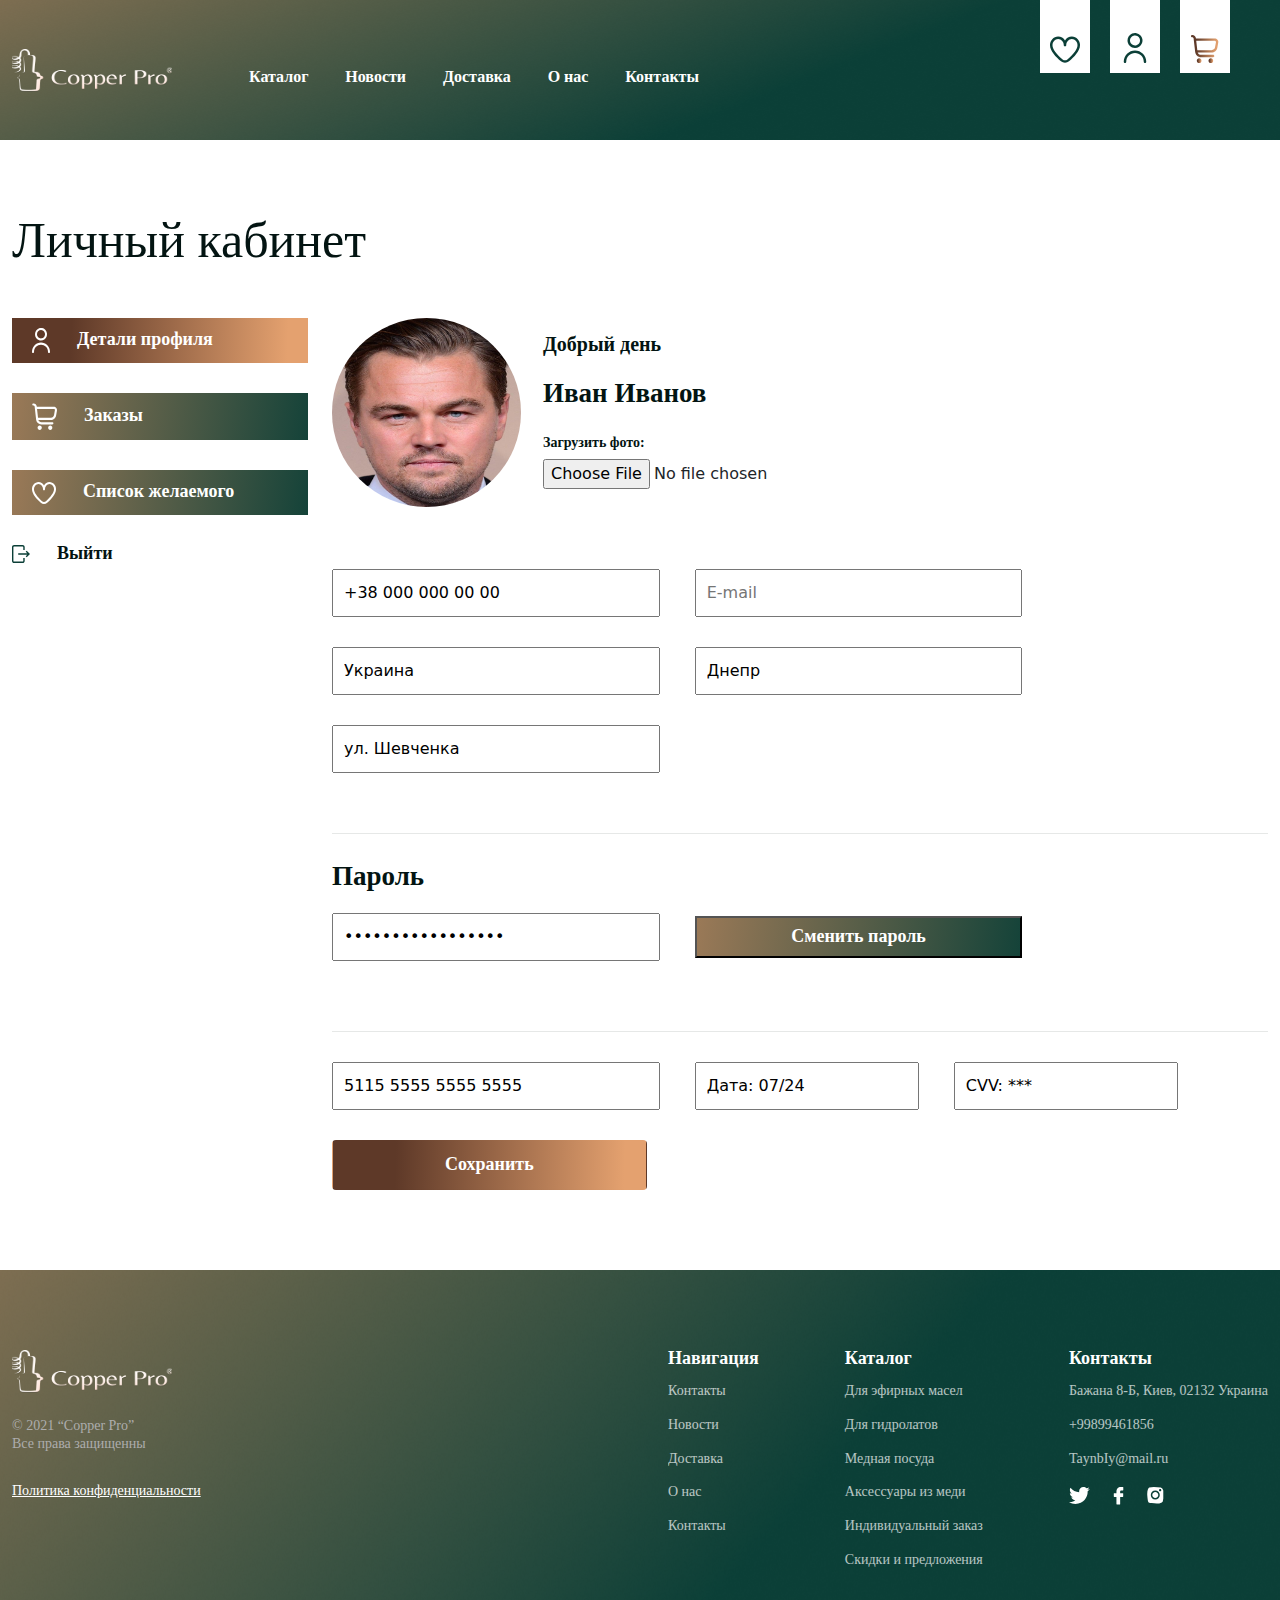
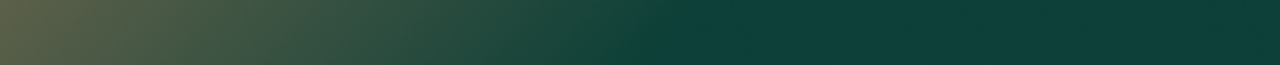
<file: account/index.html>
<!DOCTYPE html>
<html lang="en">

<head>
    <link rel="icon" href="./assets/icons/image-2.ico">
    <meta charset="UTF-8">
    <meta http-equiv="X-UA-Compatible" content="IE=edge">
    <meta name="viewport" content="width=device-width, initial-scale=1.0">
    <title>Copper Pro</title>
    <link rel="stylesheet" href="./css/bootstrap.css">
    <link rel="stylesheet" href="./css/main.css">
    <link rel="stylesheet" href="./css/media.css">
</head>

<body>
    <div class="wrapper">
        <header class="header">
            <nav class="navbar">
                <div class="container">
                    <ul class="list_navbar">
                        <li class="item_navbar">
                            <a href="../index.html" class="logo_nav"><img src="./assets/icons/logo.svg" alt="logo" class="navbar_logo"></a>
                        </li>
                        <li class="item_navbar">
                            <a href="../katalog/index.html" class="navbar_link">Каталог</a>
                            <a href="../News/index.html" class="navbar_link">Новости</a>
                            <a href="#" class="navbar_link">Доставка</a>
                            <a href="#" class="navbar_link">О нас</a>
                            <a href="#" class="navbar_link">Контакты</a>
                        </li>
                    </ul>
                </div>
            </nav>

            <a href="#" class="favourite">
                <div class="header_box_pos1">
                    <img src="./assets/icons/heart.svg" alt="znachok" class="header_box_img">
                </div>
            </a>
            <a href="../korzina/index.html" class="favourite">
                <div class="header_box_pos2">
                    <img src="./assets/icons/cart.svg" alt="znachok" class="header_box_img">
                </div>
            </a>
            <a href="#" class="favourite">
                <div class="header_box_pos3">
                    <img src="./assets/icons/user.svg" alt="znachok" class="header_box_img">
                </div>
            </a>
            <a href="#" class="favourite">
                <label class="label_two">
                    <input type="checkbox" class="checkboxTwo">

                    <div class="krestick">
                        <img src="./assets/icons/krestick.svg" alt="znachok" class="header_box_img">
                    </div>
                    <div class="header_box_pos4">
                        <img src="./assets/icons/burger.png" alt="znachok" class="header_box_img">

                    </div>
                    <div class="mobilBrown_box">
                       <div class="text_box_brown">
                           <h1 class="brown_link">Каталог</h1>
                           <h1 class="brown_link">Новости</h1>
                           <h1 class="brown_link">Доставка</h1>
                           <h1 class="brown_link">О нас</h1>
                           <h1 class="brown_link">Контакты</h1>
                       </div>
                    </div>
                </label>
            </a>
        </header>
        <main class="main">
            <section class="mainOne">
                <div class="container">
                    <h1 class="mainOne_title">Личный кабинет</h1>
                    <div class="row">
                        <div class="col-xl-3 col-lg-3">
                            <div class="mainOne_nav_content">
                                <a href="#">
                                    <div class="mainOne_nav_button_activ">
                                        <img src="./assets/icons/user2.svg" alt="icon" class="mainOne_nav_img">
                                        <h1 class="mainOne_nav_text">Детали профиля</h1>
                                    </div>
                                </a>
                                <a href="#">
                                    <div class="mainOne_nav_button">
                                        <img src="./assets/icons/card2.svg" alt="icon" class="mainOne_nav_img">
                                        <h1 class="mainOne_nav_text">Заказы</h1>
                                    </div>
                                </a>
                                <a href="#">
                                    <div class="mainOne_nav_button">
                                        <img src="./assets/icons/heart2.svg" alt="icon" class="mainOne_nav_img">
                                        <h1 class="mainOne_nav_text">Список желаемого</h1>
                                    </div>
                                </a>

                            </div>
                            <a href="#">
                                <div class="exit_box">
                                    <img src="./assets/icons/exit.svg" alt="icon" class="exit_img">
                                    <h1 class="exit_text">Выйти</h1>
                                </div>
                            </a>
                        </div>
                        <div class="col-xl-9 col-lg-9">
                            <div class="mainOne_content">
                                <div class="img_big_box">
                                    <img src="./assets/images/1456422928_simmetrichnye-lica-20.jpg" alt="face" class="big_box_img">
                                    <div class="img_big_box_text_box">
                                        <h1 class="img_big_box_text_title">Добрый день</h1>
                                        <h1 class="img_big_box_text_text">Иван Иванов</h1>
                                        <form class="form" action="https://echo.htmlacademy.ru/courses" method="post">
                                            <h1 class="post_img">Загрузить фото:</h1>
                                            <input type="file" name="img">
                                        </form>
                                    </div>
                                </div>
                                <div class="mainOne_info_box">
                                    <input class="inputOne" type="text" value="+38 000 000 00 00" name="tel">
                                    <input class="inputOne" type="text" placeholder="E-mail" name="E-mail">
                                    <input class="inputOne" type="text" value="Украина" name="country">
                                    <input class="inputOne" type="text" value="Днепр" name="city">
                                    <input class="inputOne" type="text" value="ул. Шевченка" name="street">
                                </div>
                                <div class="password_box">
                                    <h1 class="password_box_title">Пароль</h1>
                                    <input class="inputOne" value="12312312312312321" type="password" name="password"> <input class="inputOne button_pass" type="button" value="Сменить пароль">
                                </div>
                                <div class="pay_sistem">
                                    <input type="text" value="5115 5555 5555 5555" class="inputOne">
                                    <input type="text" value="Дата: 07/24" class="inputTwo">
                                    <input type="text" value="CVV: ***" class="inputTwo"> <br>
                                    <button class="btn button">Сохранить</button>
                                </div>
                            </div>
                        </div>
                    </div>
                </div>

            </section>
        </main>

        <footer class="footer">
            <div class="container">
                <ul class="footer_list">
                    <li class="footer_item">
                        <img src="./assets/icons/logo.svg" alt="logo" class="footer_logo">
                        <h1 class="footer_item_text">© 2021 “Copper Pro” Все права защищенны</h1>
                        <a href="#" class="footer_item_link">Политика конфиденциальности</a>
                    </li>
                    <li class="footer_item">
                        <ul class="footer_list_two">
                            <li class="footer_item_two">
                                <h1 class="footer_item_two_title">Навигация</h1>
                                <a href="#" class="footer_item_two_text">Контакты</a>
                                <a href="#" class="footer_item_two_text">Новости</a>
                                <a href="#" class="footer_item_two_text">Доставка</a>
                                <a href="#" class="footer_item_two_text">О нас</a>
                                <a href="#" class="footer_item_two_text">Контакты</a>

                            </li>
                            <li class="footer_item_two">
                                <h1 class="footer_item_two_title">Каталог</h1>
                                <a href="#" class="footer_item_two_text">Для эфирных масел</a>
                                <a href="#" class="footer_item_two_text">Для гидролатов</a>
                                <a href="#" class="footer_item_two_text">Медная посуда</a>
                                <a href="#" class="footer_item_two_text">Аксессуары из меди</a>
                                <a href="#" class="footer_item_two_text">Индивидуальный заказ</a>
                                <a href="#" class="footer_item_two_text">Скидки и предложения</a>
                            </li>
                            <li class="footer_item_two">
                                <h1 class="footer_item_two_title">Контакты</h1>
                                <a href="#" class="footer_item_two_text">Бажана 8-Б, Киев, 
                                02132 Украина</a>
                                <a href="tel:+99899461856" class="footer_item_two_text">+99899461856</a>
                                <a href="mailto:TaynbIy@mail.ru" class="footer_item_two_text">TaynbIy@mail.ru</a>
                                <div class="logo_footer_box">
                                    <a href="#" class="social_link"><img src="./assets/icons/tw.svg" alt="social" class="social_logo"></a>
                                    <a href="#" class="social_link"><img src="./assets/icons/facebook.svg" alt="social" class="social_logo"></a>
                                    <a target="blank" href="https://www.instagram.com" class="social_link"><img src="./assets/icons/insta.svg" alt="social" class="social_logo"></a>
                                </div>
                            </li>
                        </ul>
                    </li>
                </ul>
            </div>
        </footer>
    </div>


    <script src="./js/bootstrap.js"></script>
</body>

</html>

</html>
</file>
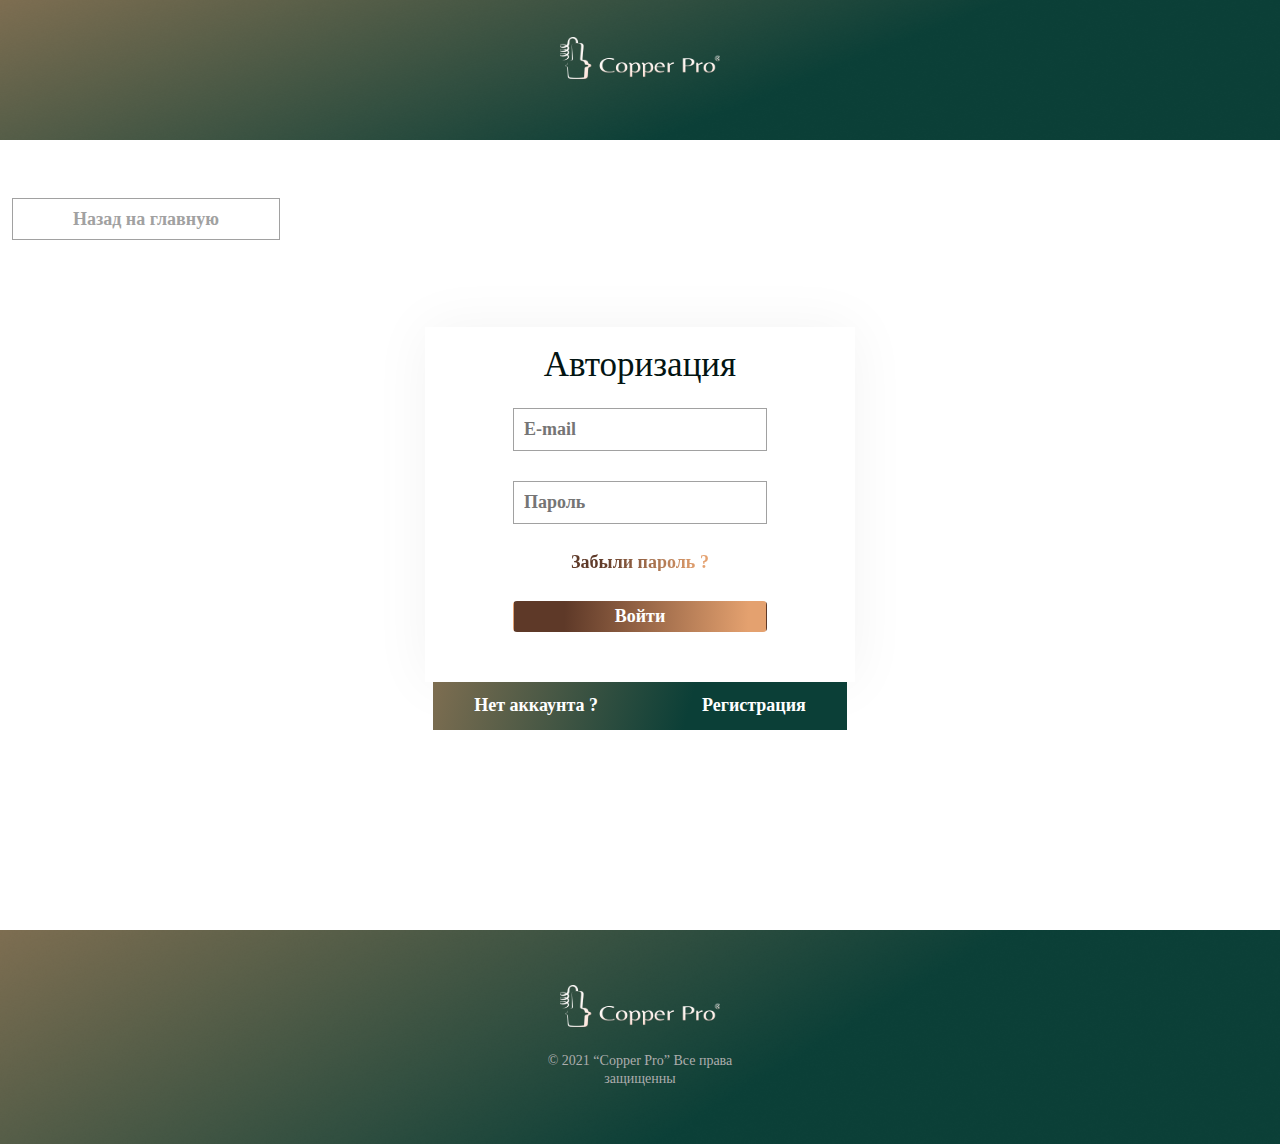
<file: autorization/index.html>
<!DOCTYPE html>
<html lang="en">

<head>
    <link rel="icon" href="./assets/icons/image-2.ico">
    <meta charset="UTF-8">
    <meta http-equiv="X-UA-Compatible" content="IE=edge">
    <meta name="viewport" content="width=device-width, initial-scale=1.0">
    <title>Copper Pro</title>
    <link rel="stylesheet" href="./css/bootstrap.css">
    <link rel="stylesheet" href="./css/main.css">
    <link rel="stylesheet" href="./css/media.css">
</head>

<body>
    <div class="wrapper">
        <header class="header">
            <nav class="navbar">
                <div class="container">
                    <div class="logo_navbar">
                        <a href="../index.html"><img src="./assets/icons/logo.svg" alt="logo" class="logo"></a>
                    </div>
                </div>
            </nav>
        </header>
        <main class="main">
            <section class="mainOne">
                <div class="container">
                    <a href="../index.html" class="back">Назад на главную</a>
                    <div class="big_box">
                        <div class="mainOne_content">
                            <h1 class="mainOne_title">Авторизация</h1>
                            <form action="https://echo.htmlacademy.ru/courses" method="post">
                                <input type="email" name="email" placeholder="E-mail">
                                <input type="password" name="password" placeholder="Пароль">
                                <a href="#" class="link">Забыли пароль ?</a>
                                <button class="btn button" type="submit">Войти</button>
                            </form>

                        </div>
                        <div class="mainOne_end_content">
                            <h1 class="mainOne_end_content_text">Нет аккаунта ?</h1>
                            <a href="#" class="mainOne_end_content_link">Регистрация</a>
                        </div>
                    </div>
                </div>
            </section>
        </main>
        <footer class="footer">
            <div class="container">
                <div class="logo_footer">
                    <a href="../index.html"><img src="./assets/icons/logo.svg" alt="logo" class="logo"></a>
                    <h1 class="footer_text">
                        © 2021 “Copper Pro” Все права защищенны
                    </h1>
                </div>
            </div>
        </footer>
    </div>


    <script src="./js/bootstrap.js"></script>
</body>

</html>
</file>
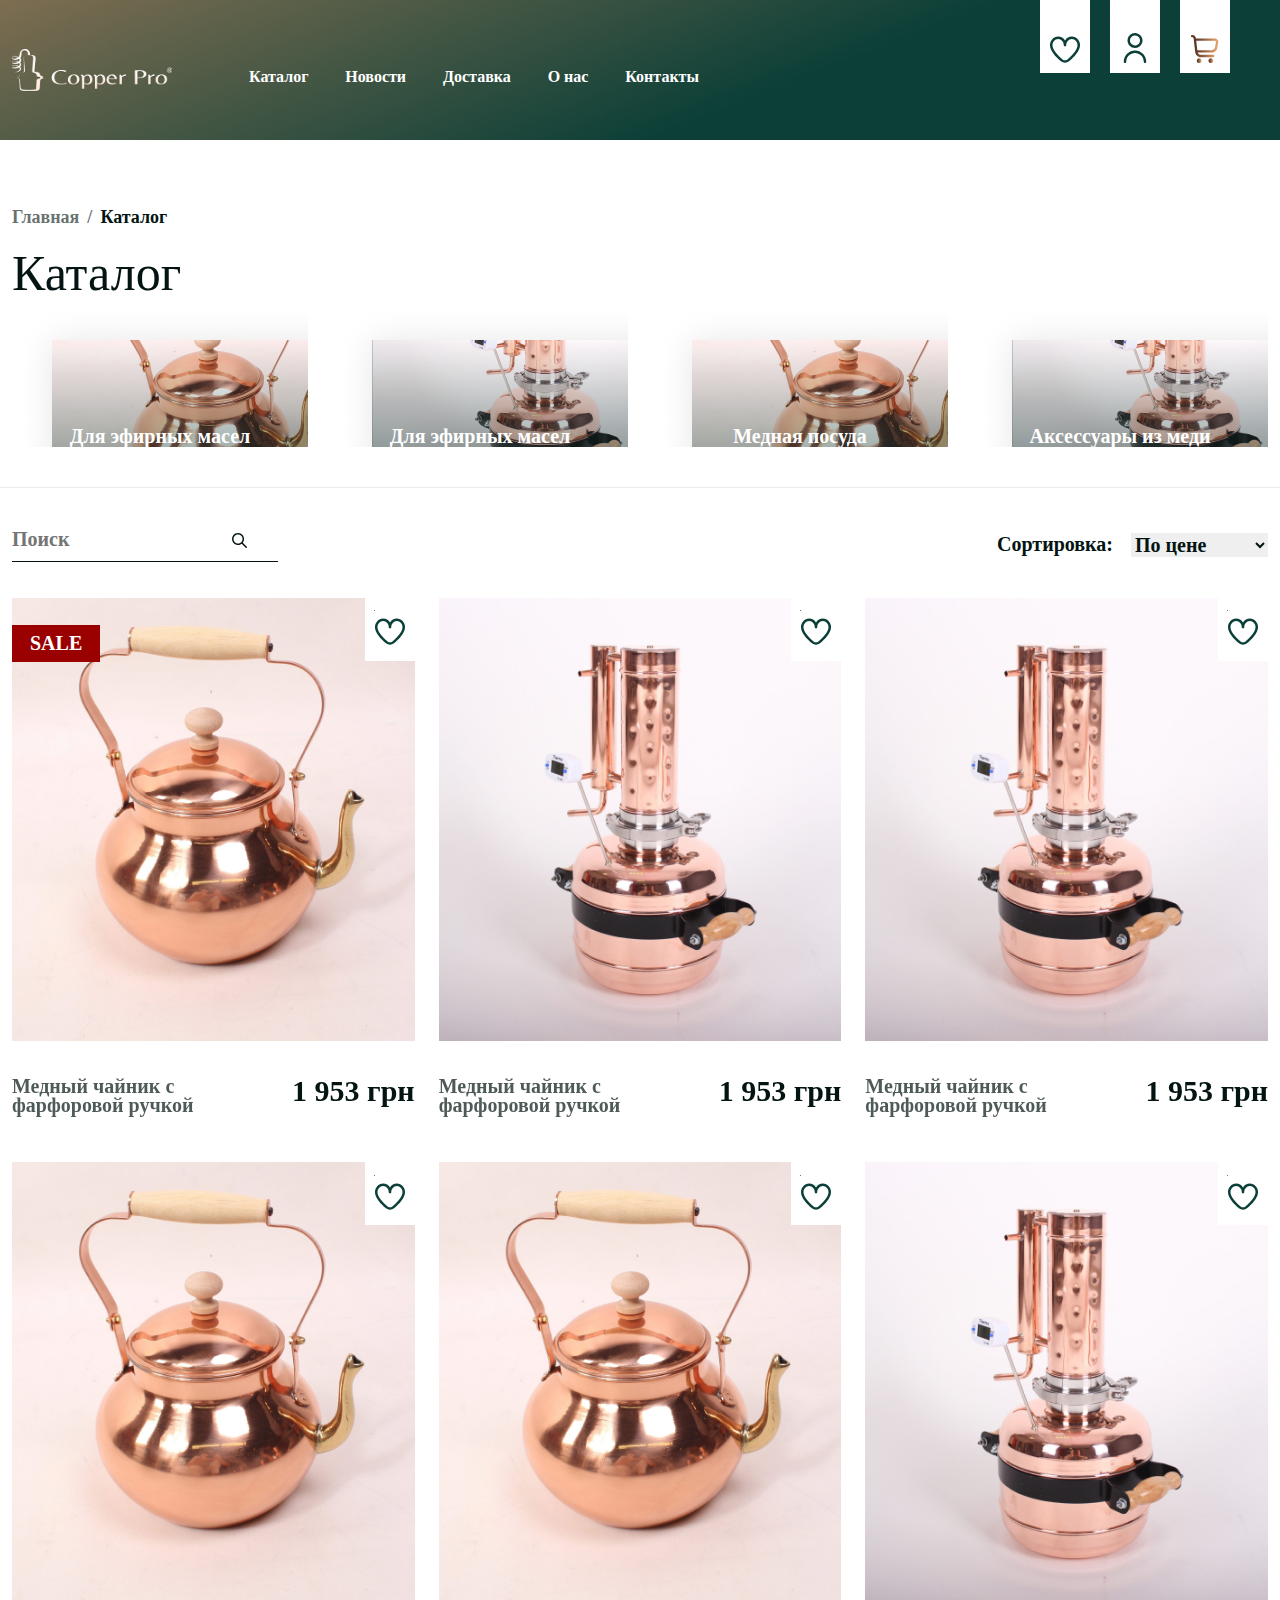
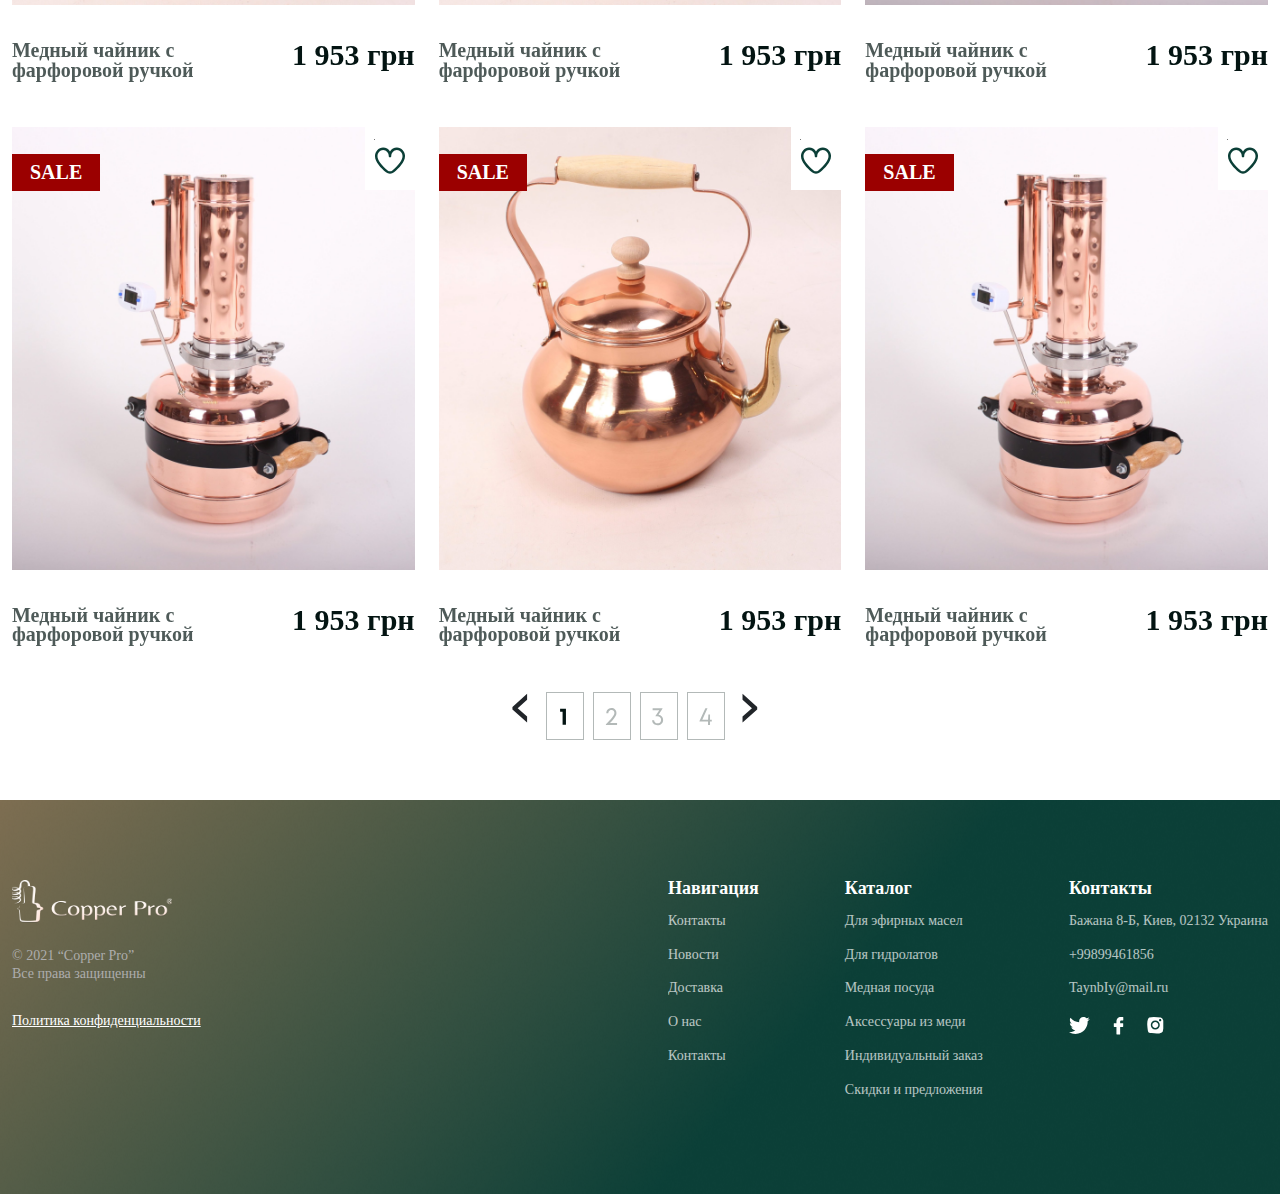
<file: katalog/index.html>
<!DOCTYPE html>
<html lang="en">

<head>
    <link rel="icon" href="./assets/icons/image-2.ico">
    <meta charset="UTF-8">
    <meta http-equiv="X-UA-Compatible" content="IE=edge">
    <meta name="viewport" content="width=device-width, initial-scale=1.0">
    <title>Copper Pro</title>
    <link rel="stylesheet" href="./css/bootstrap.css">
    <link rel="stylesheet" href="./css/main.css">
    <link rel="stylesheet" href="./css/media.css">
    <script src="https://cdn.jsdelivr.net/npm/bootstrap@5.1.3/dist/js/bootstrap.bundle.min.js"></script>
    <script src="https://ajax.googleapis.com/ajax/libs/jquery/3.6.0/jquery.min.js"></script>
    <link rel="stylesheet" href="./OwlCarousel2-2.3.4/dist/assets/owl.carousel.min.css">
    <link rel="stylesheet" href="./OwlCarousel2-2.3.4/dist/assets/owl.theme.default.min.css">
</head>

<body>
    <div class="wrapper">
        <header class="header">
            <nav class="navbar">
                <div class="container">
                    <ul class="list_navbar">
                        <li class="item_navbar">
                            <a href="../index.html" class="logo_nav"><img src="./assets/icons/logo.svg" alt="logo" class="navbar_logo"></a>
                        </li>
                        <li class="item_navbar">
                            <a href="#" class="navbar_link">Каталог</a>
                            <a href="../News/index.html" class="navbar_link">Новости</a>
                            <a href="#" class="navbar_link">Доставка</a>
                            <a href="../about us/index.html" class="navbar_link">О нас</a>
                            <a href="#" class="navbar_link">Контакты</a>
                        </li>
                    </ul>
                </div>
            </nav>

            <a href="#" class="favourite">
                <div class="header_box_pos1">
                    <img src="./assets/icons/heart.svg" alt="znachok" class="header_box_img">
                </div>
            </a>
            <a href="../korzina/index.html" class="favourite">
                <div class="header_box_pos2">
                    <img src="./assets/icons/cart.svg" alt="znachok" class="header_box_img">
                </div>
            </a>
            <a href="../account/index.html" class="favourite">
                <div class="header_box_pos3">
                    <img src="./assets/icons/user.svg" alt="znachok" class="header_box_img">
                </div>
            </a>
            <a href="#" class="favourite">
                <label class="label_two">
                    <input type="checkbox" class="checkboxTwo">

                    <div class="krestick">
                        <img src="./assets/icons/krestick.svg" alt="znachok" class="header_box_img">
                    </div>
                    <div class="header_box_pos4">
                        <img src="./assets/icons/burger.png" alt="znachok" class="header_box_img">

                    </div>
                    <div class="mobilBrown_box">
                       <div class="text_box_brown">
                           <h1 class="brown_link">Каталог</h1>
                           <h1 class="brown_link">Новости</h1>
                           <h1 class="brown_link">Доставка</h1>
                           <h1 class="brown_link">О нас</h1>
                           <h1 class="brown_link">Контакты</h1>
                       </div>
                    </div>
                </label>
            </a>
        </header>
        <main class="main">
            <section class="mainOne">
                <div class="container">
                    <nav aria-label="breadcrumb">
                        <ol class="breadcrumb">
                            <li class="breadcrumb-item"><a class="ol-main" href="../index.html">Главная</a></li>
                            <li class="breadcrumb-item active ol-main" aria-current="page">Каталог</li>
                        </ol>
                    </nav>
                    <h1 class="mainOne_title">Каталог</h1>
                    <div class="row">
                        <div class="col-xl-3 col-lg-3 col-md-6 col-sm-6">
                            <div class="mainOne_content_box">
                                <h1 class="mainOne_content_text">Для эфирных масел</h1>
                            </div>
                        </div>
                        <div class="col-xl-3 col-lg-3 col-md-6 col-sm-6">
                            <div class="mainOne_content_box2">
                                <h1 class="mainOne_content_text">Для эфирных масел</h1>
                            </div>
                        </div>
                        <div class="col-xl-3 col-lg-3 col-md-6 col-sm-6">
                            <div class="mainOne_content_box3">
                                <h1 class="mainOne_content_text">Медная посуда</h1>
                            </div>
                        </div>
                        <div class="col-xl-3 col-lg-3 col-md-6 col-sm-6">
                            <div class="mainOne_content_box4">
                                <h1 class="mainOne_content_text">Аксессуары из меди</h1>
                            </div>
                        </div>
                    </div>
                </div>
            </section>
            <section class="mainTwo">

                <div class="container">
                    <div class="mainTwo_navBox">
                        <div class="mainTwo_found_box">
                            <form action="https://echo.htmlacademy.ru/courses" method="post">
                                <input class="search" type="text" name="search" placeholder="Поиск">
                            </form>
                        </div>
                        <div class="mainTwo_drop_box">
                            <h1 class="mainTwo_drop_text">Сортировка:</h1>
                            <select class="select">
                                <option value="По цене">По цене</option>
                                <option value="По цене">По наличию</option>
                                <option value="По цене">По величине</option>
                            </select>
                        </div>
                    </div>
                    <div class="owl-carousel">

                        <div class="carousel_box">

                            <div class="carousel_flex_box">
                                <div class="row">
                                    <div class="col-xl-4 col-lg-4 col-md-6 col-sm-12">
                                        <div class="mainTwo_content_box">
                                            <img src="./assets/images/5.png" alt="pic" class="mainTwo_content_img">
                                            <div class="mainTwo_flex_box">
                                                <div class="sale">
                                                    <h1 class="sale_text">sale</h1>
                                                </div>
                                                <h1 class="mainTwo_flex_text">Медный чайник с фарфоровой ручкой</h1>
                                                <h1 class="mainTwo_flex_price">1 953 грн</h1>
                                                <div class="heart_box">
                                                    <label class="label_check">
                                                            <input type="checkbox" class="checkbox">
                                                            <img src="./assets/icons/heart.svg" alt="heart" class="heart">
                                                            <img src="./assets/icons/heart_color.svg" alt="heart" class="heart_two">
                                                        </label>
                                                </div>
                                            </div>
                                        </div>
                                    </div>
                                    <div class="col-xl-4 col-lg-4 col-md-6 col-sm-12">
                                        <div class="mainTwo_content_box">
                                            <img src="./assets/images/6.png" alt="pic" class="mainTwo_content_img">
                                            <div class="mainTwo_flex_box">
                                                <h1 class="mainTwo_flex_text">Медный чайник с фарфоровой ручкой</h1>
                                                <h1 class="mainTwo_flex_price">1 953 грн</h1>
                                                <div class="heart_box">
                                                    <label class="label_check">
                                                            <input type="checkbox" class="checkbox">
                                                            <img src="./assets/icons/heart.svg" alt="heart" class="heart">
                                                            <img src="./assets/icons/heart_color.svg" alt="heart" class="heart_two">
                                                        </label>
                                                </div>
                                            </div>
                                        </div>
                                    </div>
                                    <div class="col-xl-4 col-lg-4 col-md-6 col-sm-12">
                                        <div class="mainTwo_content_box">
                                            <img src="./assets/images/6.png" alt="pic" class="mainTwo_content_img">
                                            <div class="mainTwo_flex_box">
                                                <h1 class="mainTwo_flex_text">Медный чайник с фарфоровой ручкой</h1>
                                                <h1 class="mainTwo_flex_price">1 953 грн</h1>
                                                <div class="heart_box">
                                                    <label class="label_check">
                                                            <input type="checkbox" class="checkbox">
                                                            <img src="./assets/icons/heart.svg" alt="heart" class="heart">
                                                            <img src="./assets/icons/heart_color.svg" alt="heart" class="heart_two">
                                                        </label>
                                                </div>
                                            </div>
                                        </div>
                                    </div>
                                    <div class="col-xl-4 col-lg-4 col-md-6 col-sm-12">
                                        <div class="mainTwo_content_box">
                                            <img src="./assets/images/5.png" alt="pic" class="mainTwo_content_img">
                                            <div class="mainTwo_flex_box">
                                                <h1 class="mainTwo_flex_text">Медный чайник с фарфоровой ручкой</h1>
                                                <h1 class="mainTwo_flex_price">1 953 грн</h1>
                                                <div class="heart_box">
                                                    <label class="label_check">
                                                            <input type="checkbox" class="checkbox">
                                                            <img src="./assets/icons/heart.svg" alt="heart" class="heart">
                                                            <img src="./assets/icons/heart_color.svg" alt="heart" class="heart_two">
                                                        </label>
                                                </div>
                                            </div>
                                        </div>
                                    </div>
                                    <div class="col-xl-4 col-lg-4 col-md-6 col-sm-12">
                                        <div class="mainTwo_content_box">
                                            <img src="./assets/images/5.png" alt="pic" class="mainTwo_content_img">
                                            <div class="mainTwo_flex_box">
                                                <h1 class="mainTwo_flex_text">Медный чайник с фарфоровой ручкой</h1>
                                                <h1 class="mainTwo_flex_price">1 953 грн</h1>
                                                <div class="heart_box">
                                                    <label class="label_check">
                                                            <input type="checkbox" class="checkbox">
                                                            <img src="./assets/icons/heart.svg" alt="heart" class="heart">
                                                            <img src="./assets/icons/heart_color.svg" alt="heart" class="heart_two">
                                                        </label>
                                                </div>
                                            </div>
                                        </div>
                                    </div>
                                    <div class="col-xl-4 col-lg-4 col-md-6 col-sm-12">
                                        <div class="mainTwo_content_box">
                                            <img src="./assets/images/6.png" alt="pic" class="mainTwo_content_img">
                                            <div class="mainTwo_flex_box">
                                                <h1 class="mainTwo_flex_text">Медный чайник с фарфоровой ручкой</h1>
                                                <h1 class="mainTwo_flex_price">1 953 грн</h1>
                                                <div class="heart_box">
                                                    <label class="label_check">
                                                            <input type="checkbox" class="checkbox">
                                                            <img src="./assets/icons/heart.svg" alt="heart" class="heart">
                                                            <img src="./assets/icons/heart_color.svg" alt="heart" class="heart_two">
                                                        </label>
                                                </div>
                                            </div>
                                        </div>
                                    </div>
                                    <div class="col-xl-4 col-lg-4 col-md-6 col-sm-12">
                                        <div class="mainTwo_content_box">
                                            <img src="./assets/images/6.png" alt="pic" class="mainTwo_content_img">
                                            <div class="mainTwo_flex_box">
                                                <div class="sale">
                                                    <h1 class="sale_text">sale</h1>
                                                </div>
                                                <h1 class="mainTwo_flex_text">Медный чайник с фарфоровой ручкой</h1>
                                                <h1 class="mainTwo_flex_price">1 953 грн</h1>
                                                <div class="heart_box">
                                                    <label class="label_check">
                                                            <input type="checkbox" class="checkbox">
                                                            <img src="./assets/icons/heart.svg" alt="heart" class="heart">
                                                            <img src="./assets/icons/heart_color.svg" alt="heart" class="heart_two">
                                                        </label>
                                                </div>
                                            </div>
                                        </div>
                                    </div>
                                    <div class="col-xl-4 col-lg-4 col-md-6 col-sm-12">
                                        <div class="mainTwo_content_box">
                                            <img src="./assets/images/5.png" alt="pic" class="mainTwo_content_img">
                                            <div class="mainTwo_flex_box">
                                                <div class="sale">
                                                    <h1 class="sale_text">sale</h1>
                                                </div>
                                                <h1 class="mainTwo_flex_text">Медный чайник с фарфоровой ручкой</h1>
                                                <h1 class="mainTwo_flex_price">1 953 грн</h1>
                                                <div class="heart_box">
                                                    <label class="label_check">
                                                            <input type="checkbox" class="checkbox">
                                                            <img src="./assets/icons/heart.svg" alt="heart" class="heart">
                                                            <img src="./assets/icons/heart_color.svg" alt="heart" class="heart_two">
                                                        </label>
                                                </div>
                                            </div>
                                        </div>
                                    </div>
                                    <div class="col-xl-4 col-lg-4 col-md-6 col-sm-12">
                                        <div class="mainTwo_content_box2">
                                            <img src="./assets/images/6.png" alt="pic" class="mainTwo_content_img">
                                            <div class="mainTwo_flex_box">
                                                <div class="sale">
                                                    <h1 class="sale_text">sale</h1>
                                                </div>
                                                <h1 class="mainTwo_flex_text">Медный чайник с фарфоровой ручкой</h1>
                                                <h1 class="mainTwo_flex_price">1 953 грн</h1>
                                                <div class="heart_box">
                                                    <label class="label_check">
                                                            <input type="checkbox" class="checkbox">
                                                            <img src="./assets/icons/heart.svg" alt="heart" class="heart">
                                                            <img src="./assets/icons/heart_color.svg" alt="heart" class="heart_two">
                                                        </label>
                                                </div>
                                            </div>
                                        </div>
                                    </div>
                                </div>





                            </div>




                        </div>
                        <div class="carousel_box">

                            <div class="carousel_flex_box">
                                <div class="row">
                                    <div class="col-xl-4 col-lg-4 col-md-6 col-sm-12">
                                        <div class="mainTwo_content_box">
                                            <img src="./assets/images/5.png" alt="pic" class="mainTwo_content_img">
                                            <div class="mainTwo_flex_box">
                                                <div class="sale">
                                                    <h1 class="sale_text">sale</h1>
                                                </div>
                                                <h1 class="mainTwo_flex_text">Медный чайник с фарфоровой ручкой</h1>
                                                <h1 class="mainTwo_flex_price">1 953 грн</h1>
                                                <div class="heart_box">
                                                    <label class="label_check">
                                                            <input type="checkbox" class="checkbox">
                                                            <img src="./assets/icons/heart.svg" alt="heart" class="heart">
                                                            <img src="./assets/icons/heart_color.svg" alt="heart" class="heart_two">
                                                        </label>
                                                </div>
                                            </div>
                                        </div>
                                    </div>
                                    <div class="col-xl-4 col-lg-4 col-md-6 col-sm-12">
                                        <div class="mainTwo_content_box">
                                            <img src="./assets/images/6.png" alt="pic" class="mainTwo_content_img">
                                            <div class="mainTwo_flex_box">
                                                <h1 class="mainTwo_flex_text">Медный чайник с фарфоровой ручкой</h1>
                                                <h1 class="mainTwo_flex_price">1 953 грн</h1>
                                                <div class="heart_box">
                                                    <label class="label_check">
                                                            <input type="checkbox" class="checkbox">
                                                            <img src="./assets/icons/heart.svg" alt="heart" class="heart">
                                                            <img src="./assets/icons/heart_color.svg" alt="heart" class="heart_two">
                                                        </label>
                                                </div>
                                            </div>
                                        </div>
                                    </div>
                                    <div class="col-xl-4 col-lg-4 col-md-6 col-sm-12">
                                        <div class="mainTwo_content_box">
                                            <img src="./assets/images/6.png" alt="pic" class="mainTwo_content_img">
                                            <div class="mainTwo_flex_box">
                                                <h1 class="mainTwo_flex_text">Медный чайник с фарфоровой ручкой</h1>
                                                <h1 class="mainTwo_flex_price">1 953 грн</h1>
                                                <div class="heart_box">
                                                    <label class="label_check">
                                                            <input type="checkbox" class="checkbox">
                                                            <img src="./assets/icons/heart.svg" alt="heart" class="heart">
                                                            <img src="./assets/icons/heart_color.svg" alt="heart" class="heart_two">
                                                        </label>
                                                </div>
                                            </div>
                                        </div>
                                    </div>
                                    <div class="col-xl-4 col-lg-4 col-md-6 col-sm-12">
                                        <div class="mainTwo_content_box">
                                            <img src="./assets/images/5.png" alt="pic" class="mainTwo_content_img">
                                            <div class="mainTwo_flex_box">
                                                <h1 class="mainTwo_flex_text">Медный чайник с фарфоровой ручкой</h1>
                                                <h1 class="mainTwo_flex_price">1 953 грн</h1>
                                                <div class="heart_box">
                                                    <label class="label_check">
                                                            <input type="checkbox" class="checkbox">
                                                            <img src="./assets/icons/heart.svg" alt="heart" class="heart">
                                                            <img src="./assets/icons/heart_color.svg" alt="heart" class="heart_two">
                                                        </label>
                                                </div>
                                            </div>
                                        </div>
                                    </div>
                                    <div class="col-xl-4 col-lg-4 col-md-6 col-sm-12">
                                        <div class="mainTwo_content_box">
                                            <img src="./assets/images/5.png" alt="pic" class="mainTwo_content_img">
                                            <div class="mainTwo_flex_box">
                                                <h1 class="mainTwo_flex_text">Медный чайник с фарфоровой ручкой</h1>
                                                <h1 class="mainTwo_flex_price">1 953 грн</h1>
                                                <div class="heart_box">
                                                    <label class="label_check">
                                                            <input type="checkbox" class="checkbox">
                                                            <img src="./assets/icons/heart.svg" alt="heart" class="heart">
                                                            <img src="./assets/icons/heart_color.svg" alt="heart" class="heart_two">
                                                        </label>
                                                </div>
                                            </div>
                                        </div>
                                    </div>
                                    <div class="col-xl-4 col-lg-4 col-md-6 col-sm-12">
                                        <div class="mainTwo_content_box">
                                            <img src="./assets/images/6.png" alt="pic" class="mainTwo_content_img">
                                            <div class="mainTwo_flex_box">
                                                <h1 class="mainTwo_flex_text">Медный чайник с фарфоровой ручкой</h1>
                                                <h1 class="mainTwo_flex_price">1 953 грн</h1>
                                                <div class="heart_box">
                                                    <label class="label_check">
                                                            <input type="checkbox" class="checkbox">
                                                            <img src="./assets/icons/heart.svg" alt="heart" class="heart">
                                                            <img src="./assets/icons/heart_color.svg" alt="heart" class="heart_two">
                                                        </label>
                                                </div>
                                            </div>
                                        </div>
                                    </div>
                                    <div class="col-xl-4 col-lg-4 col-md-6 col-sm-12">
                                        <div class="mainTwo_content_box">
                                            <img src="./assets/images/6.png" alt="pic" class="mainTwo_content_img">
                                            <div class="mainTwo_flex_box">
                                                <div class="sale">
                                                    <h1 class="sale_text">sale</h1>
                                                </div>
                                                <h1 class="mainTwo_flex_text">Медный чайник с фарфоровой ручкой</h1>
                                                <h1 class="mainTwo_flex_price">1 953 грн</h1>
                                                <div class="heart_box">
                                                    <label class="label_check">
                                                            <input type="checkbox" class="checkbox">
                                                            <img src="./assets/icons/heart.svg" alt="heart" class="heart">
                                                            <img src="./assets/icons/heart_color.svg" alt="heart" class="heart_two">
                                                        </label>
                                                </div>
                                            </div>
                                        </div>
                                    </div>
                                    <div class="col-xl-4 col-lg-4 col-md-6 col-sm-12">
                                        <div class="mainTwo_content_box">
                                            <img src="./assets/images/5.png" alt="pic" class="mainTwo_content_img">
                                            <div class="mainTwo_flex_box">
                                                <div class="sale">
                                                    <h1 class="sale_text">sale</h1>
                                                </div>
                                                <h1 class="mainTwo_flex_text">Медный чайник с фарфоровой ручкой</h1>
                                                <h1 class="mainTwo_flex_price">1 953 грн</h1>
                                                <div class="heart_box">
                                                    <label class="label_check">
                                                            <input type="checkbox" class="checkbox">
                                                            <img src="./assets/icons/heart.svg" alt="heart" class="heart">
                                                            <img src="./assets/icons/heart_color.svg" alt="heart" class="heart_two">
                                                        </label>
                                                </div>
                                            </div>
                                        </div>
                                    </div>
                                    <div class="col-xl-4 col-lg-4 col-md-6 col-sm-12">
                                        <div class="mainTwo_content_box2">
                                            <img src="./assets/images/6.png" alt="pic" class="mainTwo_content_img">
                                            <div class="mainTwo_flex_box">
                                                <div class="sale">
                                                    <h1 class="sale_text">sale</h1>
                                                </div>
                                                <h1 class="mainTwo_flex_text">Медный чайник с фарфоровой ручкой</h1>
                                                <h1 class="mainTwo_flex_price">1 953 грн</h1>
                                                <div class="heart_box">
                                                    <label class="label_check">
                                                            <input type="checkbox" class="checkbox">
                                                            <img src="./assets/icons/heart.svg" alt="heart" class="heart">
                                                            <img src="./assets/icons/heart_color.svg" alt="heart" class="heart_two">
                                                        </label>
                                                </div>
                                            </div>
                                        </div>
                                    </div>
                                </div>





                            </div>




                        </div>
                        <div class="carousel_box">

                            <div class="carousel_flex_box">
                                <div class="row">
                                    <div class="col-xl-4 col-lg-4 col-md-6 col-sm-12">
                                        <div class="mainTwo_content_box">
                                            <img src="./assets/images/5.png" alt="pic" class="mainTwo_content_img">
                                            <div class="mainTwo_flex_box">
                                                <div class="sale">
                                                    <h1 class="sale_text">sale</h1>
                                                </div>
                                                <h1 class="mainTwo_flex_text">Медный чайник с фарфоровой ручкой</h1>
                                                <h1 class="mainTwo_flex_price">1 953 грн</h1>
                                                <div class="heart_box">
                                                    <label class="label_check">
                                                            <input type="checkbox" class="checkbox">
                                                            <img src="./assets/icons/heart.svg" alt="heart" class="heart">
                                                            <img src="./assets/icons/heart_color.svg" alt="heart" class="heart_two">
                                                        </label>
                                                </div>
                                            </div>
                                        </div>
                                    </div>
                                    <div class="col-xl-4 col-lg-4 col-md-6 col-sm-12">
                                        <div class="mainTwo_content_box">
                                            <img src="./assets/images/6.png" alt="pic" class="mainTwo_content_img">
                                            <div class="mainTwo_flex_box">
                                                <h1 class="mainTwo_flex_text">Медный чайник с фарфоровой ручкой</h1>
                                                <h1 class="mainTwo_flex_price">1 953 грн</h1>
                                                <div class="heart_box">
                                                    <label class="label_check">
                                                            <input type="checkbox" class="checkbox">
                                                            <img src="./assets/icons/heart.svg" alt="heart" class="heart">
                                                            <img src="./assets/icons/heart_color.svg" alt="heart" class="heart_two">
                                                        </label>
                                                </div>
                                            </div>
                                        </div>
                                    </div>
                                    <div class="col-xl-4 col-lg-4 col-md-6 col-sm-12">
                                        <div class="mainTwo_content_box">
                                            <img src="./assets/images/6.png" alt="pic" class="mainTwo_content_img">
                                            <div class="mainTwo_flex_box">
                                                <h1 class="mainTwo_flex_text">Медный чайник с фарфоровой ручкой</h1>
                                                <h1 class="mainTwo_flex_price">1 953 грн</h1>
                                                <div class="heart_box">
                                                    <label class="label_check">
                                                            <input type="checkbox" class="checkbox">
                                                            <img src="./assets/icons/heart.svg" alt="heart" class="heart">
                                                            <img src="./assets/icons/heart_color.svg" alt="heart" class="heart_two">
                                                        </label>
                                                </div>
                                            </div>
                                        </div>
                                    </div>
                                    <div class="col-xl-4 col-lg-4 col-md-6 col-sm-12">
                                        <div class="mainTwo_content_box">
                                            <img src="./assets/images/5.png" alt="pic" class="mainTwo_content_img">
                                            <div class="mainTwo_flex_box">
                                                <h1 class="mainTwo_flex_text">Медный чайник с фарфоровой ручкой</h1>
                                                <h1 class="mainTwo_flex_price">1 953 грн</h1>
                                                <div class="heart_box">
                                                    <label class="label_check">
                                                            <input type="checkbox" class="checkbox">
                                                            <img src="./assets/icons/heart.svg" alt="heart" class="heart">
                                                            <img src="./assets/icons/heart_color.svg" alt="heart" class="heart_two">
                                                        </label>
                                                </div>
                                            </div>
                                        </div>
                                    </div>
                                    <div class="col-xl-4 col-lg-4 col-md-6 col-sm-12">
                                        <div class="mainTwo_content_box">
                                            <img src="./assets/images/5.png" alt="pic" class="mainTwo_content_img">
                                            <div class="mainTwo_flex_box">
                                                <h1 class="mainTwo_flex_text">Медный чайник с фарфоровой ручкой</h1>
                                                <h1 class="mainTwo_flex_price">1 953 грн</h1>
                                                <div class="heart_box">
                                                    <label class="label_check">
                                                            <input type="checkbox" class="checkbox">
                                                            <img src="./assets/icons/heart.svg" alt="heart" class="heart">
                                                            <img src="./assets/icons/heart_color.svg" alt="heart" class="heart_two">
                                                        </label>
                                                </div>
                                            </div>
                                        </div>
                                    </div>
                                    <div class="col-xl-4 col-lg-4 col-md-6 col-sm-12">
                                        <div class="mainTwo_content_box">
                                            <img src="./assets/images/6.png" alt="pic" class="mainTwo_content_img">
                                            <div class="mainTwo_flex_box">
                                                <h1 class="mainTwo_flex_text">Медный чайник с фарфоровой ручкой</h1>
                                                <h1 class="mainTwo_flex_price">1 953 грн</h1>
                                                <div class="heart_box">
                                                    <label class="label_check">
                                                            <input type="checkbox" class="checkbox">
                                                            <img src="./assets/icons/heart.svg" alt="heart" class="heart">
                                                            <img src="./assets/icons/heart_color.svg" alt="heart" class="heart_two">
                                                        </label>
                                                </div>
                                            </div>
                                        </div>
                                    </div>
                                    <div class="col-xl-4 col-lg-4 col-md-6 col-sm-12">
                                        <div class="mainTwo_content_box">
                                            <img src="./assets/images/6.png" alt="pic" class="mainTwo_content_img">
                                            <div class="mainTwo_flex_box">
                                                <div class="sale">
                                                    <h1 class="sale_text">sale</h1>
                                                </div>
                                                <h1 class="mainTwo_flex_text">Медный чайник с фарфоровой ручкой</h1>
                                                <h1 class="mainTwo_flex_price">1 953 грн</h1>
                                                <div class="heart_box">
                                                    <label class="label_check">
                                                            <input type="checkbox" class="checkbox">
                                                            <img src="./assets/icons/heart.svg" alt="heart" class="heart">
                                                            <img src="./assets/icons/heart_color.svg" alt="heart" class="heart_two">
                                                        </label>
                                                </div>
                                            </div>
                                        </div>
                                    </div>
                                    <div class="col-xl-4 col-lg-4 col-md-6 col-sm-12">
                                        <div class="mainTwo_content_box">
                                            <img src="./assets/images/5.png" alt="pic" class="mainTwo_content_img">
                                            <div class="mainTwo_flex_box">
                                                <div class="sale">
                                                    <h1 class="sale_text">sale</h1>
                                                </div>
                                                <h1 class="mainTwo_flex_text">Медный чайник с фарфоровой ручкой</h1>
                                                <h1 class="mainTwo_flex_price">1 953 грн</h1>
                                                <div class="heart_box">
                                                    <label class="label_check">
                                                            <input type="checkbox" class="checkbox">
                                                            <img src="./assets/icons/heart.svg" alt="heart" class="heart">
                                                            <img src="./assets/icons/heart_color.svg" alt="heart" class="heart_two">
                                                        </label>
                                                </div>
                                            </div>
                                        </div>
                                    </div>
                                    <div class="col-xl-4 col-lg-4 col-md-6 col-sm-12">
                                        <div class="mainTwo_content_box2">
                                            <img src="./assets/images/6.png" alt="pic" class="mainTwo_content_img">
                                            <div class="mainTwo_flex_box">
                                                <div class="sale">
                                                    <h1 class="sale_text">sale</h1>
                                                </div>
                                                <h1 class="mainTwo_flex_text">Медный чайник с фарфоровой ручкой</h1>
                                                <h1 class="mainTwo_flex_price">1 953 грн</h1>
                                                <div class="heart_box">
                                                    <label class="label_check">
                                                            <input type="checkbox" class="checkbox">
                                                            <img src="./assets/icons/heart.svg" alt="heart" class="heart">
                                                            <img src="./assets/icons/heart_color.svg" alt="heart" class="heart_two">
                                                        </label>
                                                </div>
                                            </div>
                                        </div>
                                    </div>
                                </div>





                            </div>




                        </div>
                        <div class="carousel_box">

                            <div class="carousel_flex_box">
                                <div class="row">
                                    <div class="col-xl-4 col-lg-4 col-md-6 col-sm-12">
                                        <div class="mainTwo_content_box">
                                            <img src="./assets/images/5.png" alt="pic" class="mainTwo_content_img">
                                            <div class="mainTwo_flex_box">
                                                <div class="sale">
                                                    <h1 class="sale_text">sale</h1>
                                                </div>
                                                <h1 class="mainTwo_flex_text">Медный чайник с фарфоровой ручкой</h1>
                                                <h1 class="mainTwo_flex_price">1 953 грн</h1>
                                                <div class="heart_box">
                                                    <label class="label_check">
                                                            <input type="checkbox" class="checkbox">
                                                            <img src="./assets/icons/heart.svg" alt="heart" class="heart">
                                                            <img src="./assets/icons/heart_color.svg" alt="heart" class="heart_two">
                                                        </label>
                                                </div>
                                            </div>
                                        </div>
                                    </div>
                                    <div class="col-xl-4 col-lg-4 col-md-6 col-sm-12">
                                        <div class="mainTwo_content_box">
                                            <img src="./assets/images/6.png" alt="pic" class="mainTwo_content_img">
                                            <div class="mainTwo_flex_box">
                                                <h1 class="mainTwo_flex_text">Медный чайник с фарфоровой ручкой</h1>
                                                <h1 class="mainTwo_flex_price">1 953 грн</h1>
                                                <div class="heart_box">
                                                    <label class="label_check">
                                                            <input type="checkbox" class="checkbox">
                                                            <img src="./assets/icons/heart.svg" alt="heart" class="heart">
                                                            <img src="./assets/icons/heart_color.svg" alt="heart" class="heart_two">
                                                        </label>
                                                </div>
                                            </div>
                                        </div>
                                    </div>
                                    <div class="col-xl-4 col-lg-4 col-md-6 col-sm-12">
                                        <div class="mainTwo_content_box">
                                            <img src="./assets/images/6.png" alt="pic" class="mainTwo_content_img">
                                            <div class="mainTwo_flex_box">
                                                <h1 class="mainTwo_flex_text">Медный чайник с фарфоровой ручкой</h1>
                                                <h1 class="mainTwo_flex_price">1 953 грн</h1>
                                                <div class="heart_box">
                                                    <label class="label_check">
                                                            <input type="checkbox" class="checkbox">
                                                            <img src="./assets/icons/heart.svg" alt="heart" class="heart">
                                                            <img src="./assets/icons/heart_color.svg" alt="heart" class="heart_two">
                                                        </label>
                                                </div>
                                            </div>
                                        </div>
                                    </div>
                                    <div class="col-xl-4 col-lg-4 col-md-6 col-sm-12">
                                        <div class="mainTwo_content_box">
                                            <img src="./assets/images/5.png" alt="pic" class="mainTwo_content_img">
                                            <div class="mainTwo_flex_box">
                                                <h1 class="mainTwo_flex_text">Медный чайник с фарфоровой ручкой</h1>
                                                <h1 class="mainTwo_flex_price">1 953 грн</h1>
                                                <div class="heart_box">
                                                    <label class="label_check">
                                                            <input type="checkbox" class="checkbox">
                                                            <img src="./assets/icons/heart.svg" alt="heart" class="heart">
                                                            <img src="./assets/icons/heart_color.svg" alt="heart" class="heart_two">
                                                        </label>
                                                </div>
                                            </div>
                                        </div>
                                    </div>
                                    <div class="col-xl-4 col-lg-4 col-md-6 col-sm-12">
                                        <div class="mainTwo_content_box">
                                            <img src="./assets/images/5.png" alt="pic" class="mainTwo_content_img">
                                            <div class="mainTwo_flex_box">
                                                <h1 class="mainTwo_flex_text">Медный чайник с фарфоровой ручкой</h1>
                                                <h1 class="mainTwo_flex_price">1 953 грн</h1>
                                                <div class="heart_box">
                                                    <label class="label_check">
                                                            <input type="checkbox" class="checkbox">
                                                            <img src="./assets/icons/heart.svg" alt="heart" class="heart">
                                                            <img src="./assets/icons/heart_color.svg" alt="heart" class="heart_two">
                                                        </label>
                                                </div>
                                            </div>
                                        </div>
                                    </div>
                                    <div class="col-xl-4 col-lg-4 col-md-6 col-sm-12">
                                        <div class="mainTwo_content_box">
                                            <img src="./assets/images/6.png" alt="pic" class="mainTwo_content_img">
                                            <div class="mainTwo_flex_box">
                                                <h1 class="mainTwo_flex_text">Медный чайник с фарфоровой ручкой</h1>
                                                <h1 class="mainTwo_flex_price">1 953 грн</h1>
                                                <div class="heart_box">
                                                    <label class="label_check">
                                                            <input type="checkbox" class="checkbox">
                                                            <img src="./assets/icons/heart.svg" alt="heart" class="heart">
                                                            <img src="./assets/icons/heart_color.svg" alt="heart" class="heart_two">
                                                        </label>
                                                </div>
                                            </div>
                                        </div>
                                    </div>
                                    <div class="col-xl-4 col-lg-4 col-md-6 col-sm-12">
                                        <div class="mainTwo_content_box">
                                            <img src="./assets/images/6.png" alt="pic" class="mainTwo_content_img">
                                            <div class="mainTwo_flex_box">
                                                <div class="sale">
                                                    <h1 class="sale_text">sale</h1>
                                                </div>
                                                <h1 class="mainTwo_flex_text">Медный чайник с фарфоровой ручкой</h1>
                                                <h1 class="mainTwo_flex_price">1 953 грн</h1>
                                                <div class="heart_box">
                                                    <label class="label_check">
                                                            <input type="checkbox" class="checkbox">
                                                            <img src="./assets/icons/heart.svg" alt="heart" class="heart">
                                                            <img src="./assets/icons/heart_color.svg" alt="heart" class="heart_two">
                                                        </label>
                                                </div>
                                            </div>
                                        </div>
                                    </div>
                                    <div class="col-xl-4 col-lg-4 col-md-6 col-sm-12">
                                        <div class="mainTwo_content_box">
                                            <img src="./assets/images/5.png" alt="pic" class="mainTwo_content_img">
                                            <div class="mainTwo_flex_box">
                                                <div class="sale">
                                                    <h1 class="sale_text">sale</h1>
                                                </div>
                                                <h1 class="mainTwo_flex_text">Медный чайник с фарфоровой ручкой</h1>
                                                <h1 class="mainTwo_flex_price">1 953 грн</h1>
                                                <div class="heart_box">
                                                    <label class="label_check">
                                                            <input type="checkbox" class="checkbox">
                                                            <img src="./assets/icons/heart.svg" alt="heart" class="heart">
                                                            <img src="./assets/icons/heart_color.svg" alt="heart" class="heart_two">
                                                        </label>
                                                </div>
                                            </div>
                                        </div>
                                    </div>
                                    <div class="col-xl-4 col-lg-4 col-md-6 col-sm-12">
                                        <div class="mainTwo_content_box2">
                                            <img src="./assets/images/6.png" alt="pic" class="mainTwo_content_img">
                                            <div class="mainTwo_flex_box">
                                                <div class="sale">
                                                    <h1 class="sale_text">sale</h1>
                                                </div>
                                                <h1 class="mainTwo_flex_text">Медный чайник с фарфоровой ручкой</h1>
                                                <h1 class="mainTwo_flex_price">1 953 грн</h1>
                                                <div class="heart_box">
                                                    <label class="label_check">
                                                            <input type="checkbox" class="checkbox">
                                                            <img src="./assets/icons/heart.svg" alt="heart" class="heart">
                                                            <img src="./assets/icons/heart_color.svg" alt="heart" class="heart_two">
                                                        </label>
                                                </div>
                                            </div>
                                        </div>
                                    </div>
                                </div>





                            </div>




                        </div>

                    </div>
            </section>
        </main>

        <footer class="footer">
            <div class="container">
                <ul class="footer_list">
                    <li class="footer_item">
                        <img src="./assets/icons/logo.svg" alt="logo" class="footer_logo">
                        <h1 class="footer_item_text">© 2021 “Copper Pro” Все права защищенны</h1>
                        <a href="#" class="footer_item_link">Политика конфиденциальности</a>
                    </li>
                    <li class="footer_item">
                        <ul class="footer_list_two">
                            <li class="footer_item_two">
                                <h1 class="footer_item_two_title">Навигация</h1>
                                <a href="#" class="footer_item_two_text">Контакты</a>
                                <a href="#" class="footer_item_two_text">Новости</a>
                                <a href="#" class="footer_item_two_text">Доставка</a>
                                <a href="#" class="footer_item_two_text">О нас</a>
                                <a href="#" class="footer_item_two_text">Контакты</a>

                            </li>
                            <li class="footer_item_two">
                                <h1 class="footer_item_two_title">Каталог</h1>
                                <a href="#" class="footer_item_two_text">Для эфирных масел</a>
                                <a href="#" class="footer_item_two_text">Для гидролатов</a>
                                <a href="#" class="footer_item_two_text">Медная посуда</a>
                                <a href="#" class="footer_item_two_text">Аксессуары из меди</a>
                                <a href="#" class="footer_item_two_text">Индивидуальный заказ</a>
                                <a href="#" class="footer_item_two_text">Скидки и предложения</a>
                            </li>
                            <li class="footer_item_two">
                                <h1 class="footer_item_two_title">Контакты</h1>
                                <a href="#" class="footer_item_two_text">Бажана 8-Б, Киев, 
                                02132 Украина</a>
                                <a href="tel:+99899461856" class="footer_item_two_text">+99899461856</a>
                                <a href="mailto:TaynbIy@mail.ru" class="footer_item_two_text">TaynbIy@mail.ru</a>
                                <div class="logo_footer_box">
                                    <a href="#" class="social_link"><img src="./assets/icons/tw.svg" alt="social" class="social_logo"></a>
                                    <a href="#" class="social_link"><img src="./assets/icons/facebook.svg" alt="social" class="social_logo"></a>
                                    <a target="blank" href="https://www.instagram.com" class="social_link"><img src="./assets/icons/insta.svg" alt="social" class="social_logo"></a>
                                </div>
                            </li>
                        </ul>
                    </li>
                </ul>
            </div>
        </footer>
        </div>


        <script src="https://ajax.googleapis.com/ajax/libs/jquery/3.6.0/jquery.min.js"></script>
        <script src="./OwlCarousel2-2.3.4/dist/owl.carousel.min.js"></script>
        <script src="./js/main.js"></script>
</body>

</html>
</file>
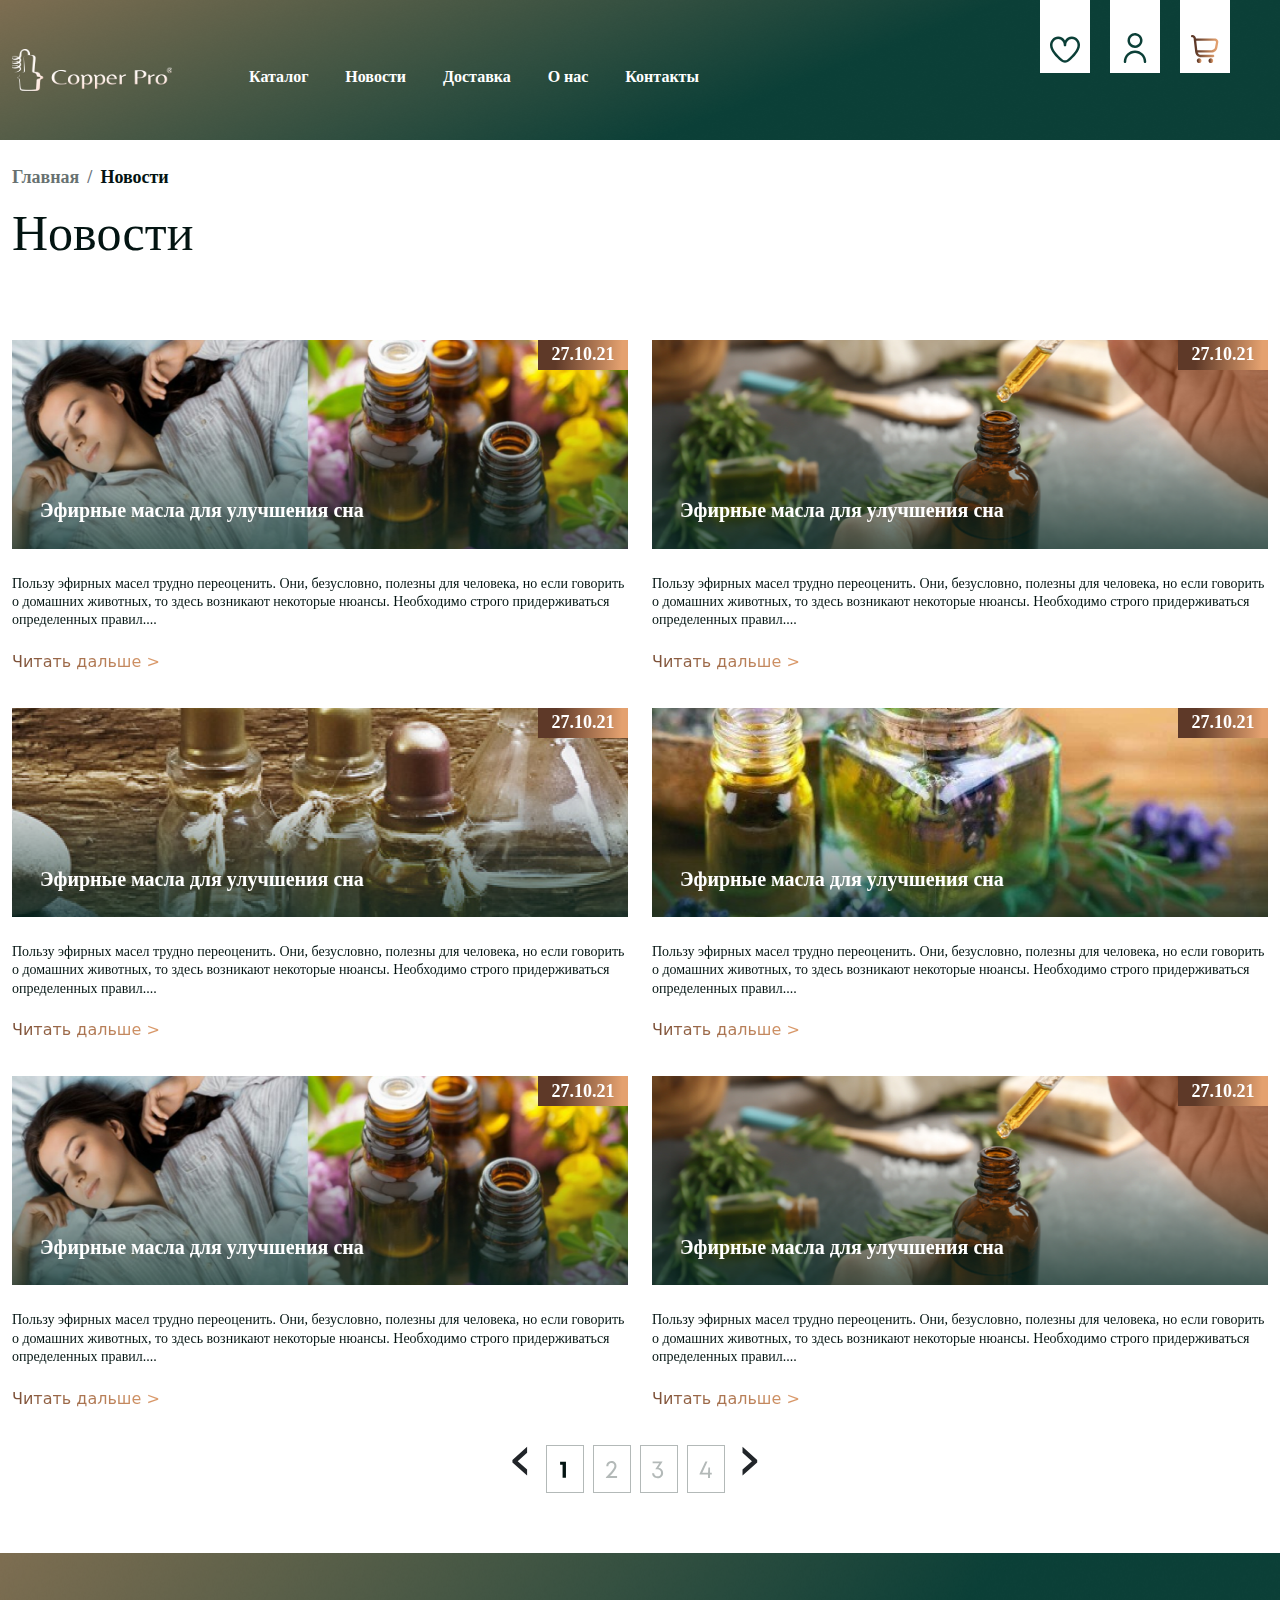
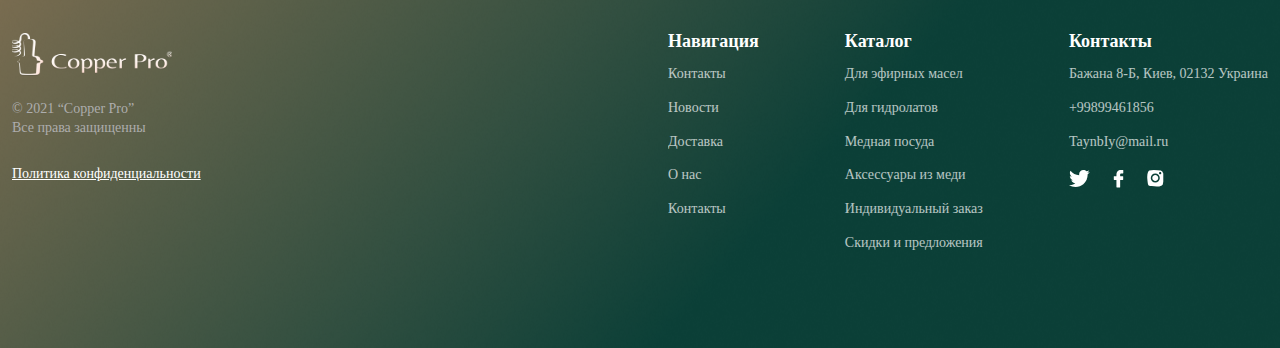
<file: News/index.html>
<!DOCTYPE html>
<html lang="en">

<head>
    <link rel="icon" href="./assets/icons/image-2.ico">
    <meta charset="UTF-8">
    <meta http-equiv="X-UA-Compatible" content="IE=edge">
    <meta name="viewport" content="width=device-width, initial-scale=1.0">
    <title>Copper Pro</title>
    <link rel="stylesheet" href="./css/bootstrap.css">
    <link rel="stylesheet" href="./css/main.css">
    <link rel="stylesheet" href="./css/media.css">
    <script src="https://cdn.jsdelivr.net/npm/bootstrap@5.1.3/dist/js/bootstrap.bundle.min.js"></script>
    <script src="https://ajax.googleapis.com/ajax/libs/jquery/3.6.0/jquery.min.js"></script>
    <link rel="stylesheet" href="./OwlCarousel2-2.3.4/dist/assets/owl.carousel.min.css">
    <link rel="stylesheet" href="./OwlCarousel2-2.3.4/dist/assets/owl.theme.default.min.css">
</head>

<body>
    <div class="wrapper">
        <header class="header">
            <nav class="navbar">
                <div class="container">
                    <ul class="list_navbar">
                        <li class="item_navbar">
                            <a href="../index.html" class="logo_nav"><img src="./assets/icons/logo.svg" alt="logo" class="navbar_logo"></a>
                        </li>
                        <li class="item_navbar">
                            <a href="../katalog/index.html" class="navbar_link">Каталог</a>
                            <a href="#" class="navbar_link">Новости</a>
                            <a href="#" class="navbar_link">Доставка</a>
                            <a href="../about us/index.html" class="navbar_link">О нас</a>
                            <a href="#" class="navbar_link">Контакты</a>
                        </li>
                    </ul>
                </div>
            </nav>

            <a href="#" class="favourite">
                <div class="header_box_pos1">
                    <img src="./assets/icons/heart.svg" alt="znachok" class="header_box_img">
                </div>
            </a>
            <a href="../korzina/index.html" class="favourite">
                <div class="header_box_pos2">
                    <img src="./assets/icons/cart.svg" alt="znachok" class="header_box_img">
                </div>
            </a>
            <a href="../account/index.html" class="favourite">
                <div class="header_box_pos3">
                    <img src="./assets/icons/user.svg" alt="znachok" class="header_box_img">
                </div>
            </a>
            <a href="#" class="favourite">
                <label class="label_two">
                    <input type="checkbox" class="checkboxTwo">

                    <div class="krestick">
                        <img src="./assets/icons/krestick.svg" alt="znachok" class="header_box_img">
                    </div>
                    <div class="header_box_pos4">
                        <img src="./assets/icons/burger.png" alt="znachok" class="header_box_img">

                    </div>
                    <div class="mobilBrown_box">
                       <div class="text_box_brown">
                           <h1 class="brown_link">Каталог</h1>
                           <h1 class="brown_link">Новости</h1>
                           <h1 class="brown_link">Доставка</h1>
                           <h1 class="brown_link">О нас</h1>
                           <h1 class="brown_link">Контакты</h1>
                       </div>
                    </div>
                </label>
            </a>
        </header>
        <main class="main">
            <section class="mainOne">
                <div class="container">
                    <nav aria-label="breadcrumb">
                        <ol class="breadcrumb">
                            <li class="breadcrumb-item"><a class="ol-main" href="../index.html">Главная</a></li>
                            <li class="breadcrumb-item active ol-main" aria-current="page">Новости</li>
                        </ol>
                    </nav>
                    <h1 class="mainOne_title">Новости</h1>

                </div>
            </section>
            <section class="mainTwo">

                <div class="container">

                    <div class="owl-carousel">
                        <div class="carousel_flex_box">
                            <div class="row">
                                <div class="col-xl-6 col-lg-6 col-md-12 col-sm-12">
                                    <div class="carousel_img_box">
                                        <h1 class="carousel_img_text">Эфирные масла для улучшения сна</h1>
                                        <div class="carousel_img_pos_box">
                                            <h1 class="date_carousel">
                                                27.10.21
                                            </h1>
                                        </div>
                                    </div>
                                    <div class="carousel_text_box">
                                        <h1 class="carousel_text_box_text">Пользу эфирных масел трудно переоценить. Они, безусловно, полезны для человека, но если говорить о домашних животных, то здесь возникают некоторые нюансы. Необходимо строго придерживаться определенных правил....</h1>
                                        <a class="more" href="./moreNews/index.html">Читать дальше ></a>


                                    </div>
                                </div>
                                <div class="col-xl-6 col-lg-6 col-md-12 col-sm-12">
                                    <div class="carousel_img_box2">
                                        <h1 class="carousel_img_text">Эфирные масла для улучшения сна</h1>
                                        <div class="carousel_img_pos_box">
                                            <h1 class="date_carousel">
                                                27.10.21
                                            </h1>
                                        </div>
                                    </div>
                                    <div class="carousel_text_box">
                                        <h1 class="carousel_text_box_text">Пользу эфирных масел трудно переоценить. Они, безусловно, полезны для человека, но если говорить о домашних животных, то здесь возникают некоторые нюансы. Необходимо строго придерживаться определенных правил....</h1>
                                        <a class="more" href="./moreNews2/index.html">Читать дальше ></a>
                                    </div>
                                </div>
                                <div class="col-xl-6 col-lg-6 col-md-12 col-sm-12">
                                    <div class="carousel_img_box3">
                                        <h1 class="carousel_img_text">Эфирные масла для улучшения сна</h1>
                                        <div class="carousel_img_pos_box">
                                            <h1 class="date_carousel">
                                                27.10.21
                                            </h1>
                                        </div>
                                    </div>
                                    <div class="carousel_text_box">
                                        <h1 class="carousel_text_box_text">Пользу эфирных масел трудно переоценить. Они, безусловно, полезны для человека, но если говорить о домашних животных, то здесь возникают некоторые нюансы. Необходимо строго придерживаться определенных правил....</h1>
                                        <a class="more" href="./moreNews3/index.html">Читать дальше ></a>
                                    </div>
                                </div>
                                <div class="col-xl-6 col-lg-6 col-md-12 col-sm-12">
                                    <div class="carousel_img_box4">
                                        <h1 class="carousel_img_text">Эфирные масла для улучшения сна</h1>
                                        <div class="carousel_img_pos_box">
                                            <h1 class="date_carousel">
                                                27.10.21
                                            </h1>
                                        </div>
                                    </div>
                                    <div class="carousel_text_box">
                                        <h1 class="carousel_text_box_text">Пользу эфирных масел трудно переоценить. Они, безусловно, полезны для человека, но если говорить о домашних животных, то здесь возникают некоторые нюансы. Необходимо строго придерживаться определенных правил....</h1>
                                        <a class="more" href="./moreNews4/index.html">Читать дальше ></a>
                                    </div>
                                </div>
                                <div class="col-xl-6 col-lg-6 col-md-12 col-sm-12">
                                    <div class="carousel_img_box5">
                                        <h1 class="carousel_img_text">Эфирные масла для улучшения сна</h1>
                                        <div class="carousel_img_pos_box">
                                            <h1 class="date_carousel">
                                                27.10.21
                                            </h1>
                                        </div>
                                    </div>
                                    <div class="carousel_text_box">
                                        <h1 class="carousel_text_box_text">Пользу эфирных масел трудно переоценить. Они, безусловно, полезны для человека, но если говорить о домашних животных, то здесь возникают некоторые нюансы. Необходимо строго придерживаться определенных правил....</h1>
                                        <a class="more" href="./moreNews/index.html">Читать дальше ></a>
                                    </div>
                                </div>
                                <div class="col-xl-6 col-lg-6 col-md-12 col-sm-12">
                                    <div class="carousel_img_box6">
                                        <h1 class="carousel_img_text">Эфирные масла для улучшения сна</h1>
                                        <div class="carousel_img_pos_box">
                                            <h1 class="date_carousel">
                                                27.10.21
                                            </h1>
                                        </div>
                                    </div>
                                    <div class="carousel_text_box">
                                        <h1 class="carousel_text_box_text">Пользу эфирных масел трудно переоценить. Они, безусловно, полезны для человека, но если говорить о домашних животных, то здесь возникают некоторые нюансы. Необходимо строго придерживаться определенных правил....</h1>
                                        <a class="more" href="./moreNews2/index.html">Читать дальше ></a>
                                    </div>
                                </div>

                            </div>
                        </div>
                        <div class="carousel_flex_box">
                            <div class="row">
                                <div class="col-xl-6 col-lg-6 col-md-12 col-sm-12">
                                    <div class="carousel_img_box">
                                        <h1 class="carousel_img_text">Эфирные масла для улучшения сна</h1>
                                        <div class="carousel_img_pos_box">
                                            <h1 class="date_carousel">
                                                27.10.21
                                            </h1>
                                        </div>
                                    </div>
                                    <div class="carousel_text_box">
                                        <h1 class="carousel_text_box_text">Пользу эфирных масел трудно переоценить. Они, безусловно, полезны для человека, но если говорить о домашних животных, то здесь возникают некоторые нюансы. Необходимо строго придерживаться определенных правил....</h1>
                                        <a class="more" href="./moreNews/index.html">Читать дальше ></a>


                                    </div>
                                </div>
                                <div class="col-xl-6 col-lg-6 col-md-12 col-sm-12">
                                    <div class="carousel_img_box2">
                                        <h1 class="carousel_img_text">Эфирные масла для улучшения сна</h1>
                                        <div class="carousel_img_pos_box">
                                            <h1 class="date_carousel">
                                                27.10.21
                                            </h1>
                                        </div>
                                    </div>
                                    <div class="carousel_text_box">
                                        <h1 class="carousel_text_box_text">Пользу эфирных масел трудно переоценить. Они, безусловно, полезны для человека, но если говорить о домашних животных, то здесь возникают некоторые нюансы. Необходимо строго придерживаться определенных правил....</h1>
                                        <a class="more" href="./moreNews2/index.html">Читать дальше ></a>
                                    </div>
                                </div>
                                <div class="col-xl-6 col-lg-6 col-md-12 col-sm-12">
                                    <div class="carousel_img_box3">
                                        <h1 class="carousel_img_text">Эфирные масла для улучшения сна</h1>
                                        <div class="carousel_img_pos_box">
                                            <h1 class="date_carousel">
                                                27.10.21
                                            </h1>
                                        </div>
                                    </div>
                                    <div class="carousel_text_box">
                                        <h1 class="carousel_text_box_text">Пользу эфирных масел трудно переоценить. Они, безусловно, полезны для человека, но если говорить о домашних животных, то здесь возникают некоторые нюансы. Необходимо строго придерживаться определенных правил....</h1>
                                        <a class="more" href="./moreNews3/index.html">Читать дальше ></a>
                                    </div>
                                </div>
                                <div class="col-xl-6 col-lg-6 col-md-12 col-sm-12">
                                    <div class="carousel_img_box4">
                                        <h1 class="carousel_img_text">Эфирные масла для улучшения сна</h1>
                                        <div class="carousel_img_pos_box">
                                            <h1 class="date_carousel">
                                                27.10.21
                                            </h1>
                                        </div>
                                    </div>
                                    <div class="carousel_text_box">
                                        <h1 class="carousel_text_box_text">Пользу эфирных масел трудно переоценить. Они, безусловно, полезны для человека, но если говорить о домашних животных, то здесь возникают некоторые нюансы. Необходимо строго придерживаться определенных правил....</h1>
                                        <a class="more" href="./moreNews4/index.html">Читать дальше ></a>
                                    </div>
                                </div>
                                <div class="col-xl-6 col-lg-6 col-md-12 col-sm-12">
                                    <div class="carousel_img_box5">
                                        <h1 class="carousel_img_text">Эфирные масла для улучшения сна</h1>
                                        <div class="carousel_img_pos_box">
                                            <h1 class="date_carousel">
                                                27.10.21
                                            </h1>
                                        </div>
                                    </div>
                                    <div class="carousel_text_box">
                                        <h1 class="carousel_text_box_text">Пользу эфирных масел трудно переоценить. Они, безусловно, полезны для человека, но если говорить о домашних животных, то здесь возникают некоторые нюансы. Необходимо строго придерживаться определенных правил....</h1>
                                        <a class="more" href="./moreNews/index.html">Читать дальше ></a>
                                    </div>
                                </div>
                                <div class="col-xl-6 col-lg-6 col-md-12 col-sm-12">
                                    <div class="carousel_img_box6">
                                        <h1 class="carousel_img_text">Эфирные масла для улучшения сна</h1>
                                        <div class="carousel_img_pos_box">
                                            <h1 class="date_carousel">
                                                27.10.21
                                            </h1>
                                        </div>
                                    </div>
                                    <div class="carousel_text_box">
                                        <h1 class="carousel_text_box_text">Пользу эфирных масел трудно переоценить. Они, безусловно, полезны для человека, но если говорить о домашних животных, то здесь возникают некоторые нюансы. Необходимо строго придерживаться определенных правил....</h1>
                                        <a class="more" href="./moreNews2/index.html">Читать дальше ></a>
                                    </div>
                                </div>

                            </div>
                        </div>
                        <div class="carousel_flex_box">
                            <div class="row">
                                <div class="col-xl-6 col-lg-6 col-md-12 col-sm-12">
                                    <div class="carousel_img_box">
                                        <h1 class="carousel_img_text">Эфирные масла для улучшения сна</h1>
                                        <div class="carousel_img_pos_box">
                                            <h1 class="date_carousel">
                                                27.10.21
                                            </h1>
                                        </div>
                                    </div>
                                    <div class="carousel_text_box">
                                        <h1 class="carousel_text_box_text">Пользу эфирных масел трудно переоценить. Они, безусловно, полезны для человека, но если говорить о домашних животных, то здесь возникают некоторые нюансы. Необходимо строго придерживаться определенных правил....</h1>
                                        <a class="more" href="./moreNews/index.html">Читать дальше ></a>


                                    </div>
                                </div>
                                <div class="col-xl-6 col-lg-6 col-md-12 col-sm-12">
                                    <div class="carousel_img_box2">
                                        <h1 class="carousel_img_text">Эфирные масла для улучшения сна</h1>
                                        <div class="carousel_img_pos_box">
                                            <h1 class="date_carousel">
                                                27.10.21
                                            </h1>
                                        </div>
                                    </div>
                                    <div class="carousel_text_box">
                                        <h1 class="carousel_text_box_text">Пользу эфирных масел трудно переоценить. Они, безусловно, полезны для человека, но если говорить о домашних животных, то здесь возникают некоторые нюансы. Необходимо строго придерживаться определенных правил....</h1>
                                        <a class="more" href="./moreNews2/index.html">Читать дальше ></a>
                                    </div>
                                </div>
                                <div class="col-xl-6 col-lg-6 col-md-12 col-sm-12">
                                    <div class="carousel_img_box3">
                                        <h1 class="carousel_img_text">Эфирные масла для улучшения сна</h1>
                                        <div class="carousel_img_pos_box">
                                            <h1 class="date_carousel">
                                                27.10.21
                                            </h1>
                                        </div>
                                    </div>
                                    <div class="carousel_text_box">
                                        <h1 class="carousel_text_box_text">Пользу эфирных масел трудно переоценить. Они, безусловно, полезны для человека, но если говорить о домашних животных, то здесь возникают некоторые нюансы. Необходимо строго придерживаться определенных правил....</h1>
                                        <a class="more" href="./moreNews3/index.html">Читать дальше ></a>
                                    </div>
                                </div>
                                <div class="col-xl-6 col-lg-6 col-md-12 col-sm-12">
                                    <div class="carousel_img_box4">
                                        <h1 class="carousel_img_text">Эфирные масла для улучшения сна</h1>
                                        <div class="carousel_img_pos_box">
                                            <h1 class="date_carousel">
                                                27.10.21
                                            </h1>
                                        </div>
                                    </div>
                                    <div class="carousel_text_box">
                                        <h1 class="carousel_text_box_text">Пользу эфирных масел трудно переоценить. Они, безусловно, полезны для человека, но если говорить о домашних животных, то здесь возникают некоторые нюансы. Необходимо строго придерживаться определенных правил....</h1>
                                        <a class="more" href="./moreNews4/index.html">Читать дальше ></a>
                                    </div>
                                </div>
                                <div class="col-xl-6 col-lg-6 col-md-12 col-sm-12">
                                    <div class="carousel_img_box5">
                                        <h1 class="carousel_img_text">Эфирные масла для улучшения сна</h1>
                                        <div class="carousel_img_pos_box">
                                            <h1 class="date_carousel">
                                                27.10.21
                                            </h1>
                                        </div>
                                    </div>
                                    <div class="carousel_text_box">
                                        <h1 class="carousel_text_box_text">Пользу эфирных масел трудно переоценить. Они, безусловно, полезны для человека, но если говорить о домашних животных, то здесь возникают некоторые нюансы. Необходимо строго придерживаться определенных правил....</h1>
                                        <a class="more" href="./moreNews/index.html">Читать дальше ></a>
                                    </div>
                                </div>
                                <div class="col-xl-6 col-lg-6 col-md-12 col-sm-12">
                                    <div class="carousel_img_box6">
                                        <h1 class="carousel_img_text">Эфирные масла для улучшения сна</h1>
                                        <div class="carousel_img_pos_box">
                                            <h1 class="date_carousel">
                                                27.10.21
                                            </h1>
                                        </div>
                                    </div>
                                    <div class="carousel_text_box">
                                        <h1 class="carousel_text_box_text">Пользу эфирных масел трудно переоценить. Они, безусловно, полезны для человека, но если говорить о домашних животных, то здесь возникают некоторые нюансы. Необходимо строго придерживаться определенных правил....</h1>
                                        <a class="more" href="./moreNews2/index.html">Читать дальше ></a>
                                    </div>
                                </div>

                            </div>
                        </div>
                        <div class="carousel_flex_box">
                            <div class="row">
                                <div class="col-xl-6 col-lg-6 col-md-12 col-sm-12">
                                    <div class="carousel_img_box">
                                        <h1 class="carousel_img_text">Эфирные масла для улучшения сна</h1>
                                        <div class="carousel_img_pos_box">
                                            <h1 class="date_carousel">
                                                27.10.21
                                            </h1>
                                        </div>
                                    </div>
                                    <div class="carousel_text_box">
                                        <h1 class="carousel_text_box_text">Пользу эфирных масел трудно переоценить. Они, безусловно, полезны для человека, но если говорить о домашних животных, то здесь возникают некоторые нюансы. Необходимо строго придерживаться определенных правил....</h1>
                                        <a class="more" href="./moreNews/index.html">Читать дальше ></a>


                                    </div>
                                </div>
                                <div class="col-xl-6 col-lg-6 col-md-12 col-sm-12">
                                    <div class="carousel_img_box2">
                                        <h1 class="carousel_img_text">Эфирные масла для улучшения сна</h1>
                                        <div class="carousel_img_pos_box">
                                            <h1 class="date_carousel">
                                                27.10.21
                                            </h1>
                                        </div>
                                    </div>
                                    <div class="carousel_text_box">
                                        <h1 class="carousel_text_box_text">Пользу эфирных масел трудно переоценить. Они, безусловно, полезны для человека, но если говорить о домашних животных, то здесь возникают некоторые нюансы. Необходимо строго придерживаться определенных правил....</h1>
                                        <a class="more" href="./moreNews2/index.html">Читать дальше ></a>
                                    </div>
                                </div>
                                <div class="col-xl-6 col-lg-6 col-md-12 col-sm-12">
                                    <div class="carousel_img_box3">
                                        <h1 class="carousel_img_text">Эфирные масла для улучшения сна</h1>
                                        <div class="carousel_img_pos_box">
                                            <h1 class="date_carousel">
                                                27.10.21
                                            </h1>
                                        </div>
                                    </div>
                                    <div class="carousel_text_box">
                                        <h1 class="carousel_text_box_text">Пользу эфирных масел трудно переоценить. Они, безусловно, полезны для человека, но если говорить о домашних животных, то здесь возникают некоторые нюансы. Необходимо строго придерживаться определенных правил....</h1>
                                        <a class="more" href="./moreNews3/index.html">Читать дальше ></a>
                                    </div>
                                </div>
                                <div class="col-xl-6 col-lg-6 col-md-12 col-sm-12">
                                    <div class="carousel_img_box4">
                                        <h1 class="carousel_img_text">Эфирные масла для улучшения сна</h1>
                                        <div class="carousel_img_pos_box">
                                            <h1 class="date_carousel">
                                                27.10.21
                                            </h1>
                                        </div>
                                    </div>
                                    <div class="carousel_text_box">
                                        <h1 class="carousel_text_box_text">Пользу эфирных масел трудно переоценить. Они, безусловно, полезны для человека, но если говорить о домашних животных, то здесь возникают некоторые нюансы. Необходимо строго придерживаться определенных правил....</h1>
                                        <a class="more" href="./moreNews4/index.html">Читать дальше ></a>
                                    </div>
                                </div>
                                <div class="col-xl-6 col-lg-6 col-md-12 col-sm-12">
                                    <div class="carousel_img_box5">
                                        <h1 class="carousel_img_text">Эфирные масла для улучшения сна</h1>
                                        <div class="carousel_img_pos_box">
                                            <h1 class="date_carousel">
                                                27.10.21
                                            </h1>
                                        </div>
                                    </div>
                                    <div class="carousel_text_box">
                                        <h1 class="carousel_text_box_text">Пользу эфирных масел трудно переоценить. Они, безусловно, полезны для человека, но если говорить о домашних животных, то здесь возникают некоторые нюансы. Необходимо строго придерживаться определенных правил....</h1>
                                        <a class="more" href="./moreNews/index.html">Читать дальше ></a>
                                    </div>
                                </div>
                                <div class="col-xl-6 col-lg-6 col-md-12 col-sm-12">
                                    <div class="carousel_img_box6">
                                        <h1 class="carousel_img_text">Эфирные масла для улучшения сна</h1>
                                        <div class="carousel_img_pos_box">
                                            <h1 class="date_carousel">
                                                27.10.21
                                            </h1>
                                        </div>
                                    </div>
                                    <div class="carousel_text_box">
                                        <h1 class="carousel_text_box_text">Пользу эфирных масел трудно переоценить. Они, безусловно, полезны для человека, но если говорить о домашних животных, то здесь возникают некоторые нюансы. Необходимо строго придерживаться определенных правил....</h1>
                                        <a class="more" href="./moreNews2/index.html">Читать дальше ></a>
                                    </div>
                                </div>

                            </div>
                        </div>

                    </div>

                </div>
            </section>
        </main>

        <footer class="footer">
            <div class="container">
                <ul class="footer_list">
                    <li class="footer_item">
                        <img src="./assets/icons/logo.svg" alt="logo" class="footer_logo">
                        <h1 class="footer_item_text">© 2021 “Copper Pro” Все права защищенны</h1>
                        <a href="#" class="footer_item_link">Политика конфиденциальности</a>
                    </li>
                    <li class="footer_item">
                        <ul class="footer_list_two">
                            <li class="footer_item_two">
                                <h1 class="footer_item_two_title">Навигация</h1>
                                <a href="#" class="footer_item_two_text">Контакты</a>
                                <a href="#" class="footer_item_two_text">Новости</a>
                                <a href="#" class="footer_item_two_text">Доставка</a>
                                <a href="#" class="footer_item_two_text">О нас</a>
                                <a href="#" class="footer_item_two_text">Контакты</a>

                            </li>
                            <li class="footer_item_two">
                                <h1 class="footer_item_two_title">Каталог</h1>
                                <a href="#" class="footer_item_two_text">Для эфирных масел</a>
                                <a href="#" class="footer_item_two_text">Для гидролатов</a>
                                <a href="#" class="footer_item_two_text">Медная посуда</a>
                                <a href="#" class="footer_item_two_text">Аксессуары из меди</a>
                                <a href="#" class="footer_item_two_text">Индивидуальный заказ</a>
                                <a href="#" class="footer_item_two_text">Скидки и предложения</a>
                            </li>
                            <li class="footer_item_two">
                                <h1 class="footer_item_two_title">Контакты</h1>
                                <a href="#" class="footer_item_two_text">Бажана 8-Б, Киев, 
                                02132 Украина</a>
                                <a href="tel:+99899461856" class="footer_item_two_text">+99899461856</a>
                                <a href="mailto:TaynbIy@mail.ru" class="footer_item_two_text">TaynbIy@mail.ru</a>
                                <div class="logo_footer_box">
                                    <a href="#" class="social_link"><img src="./assets/icons/tw.svg" alt="social" class="social_logo"></a>
                                    <a href="#" class="social_link"><img src="./assets/icons/facebook.svg" alt="social" class="social_logo"></a>
                                    <a target="blank" href="https://www.instagram.com" class="social_link"><img src="./assets/icons/insta.svg" alt="social" class="social_logo"></a>
                                </div>
                            </li>
                        </ul>
                    </li>
                </ul>
            </div>
        </footer>
    </div>


    <script src="https://ajax.googleapis.com/ajax/libs/jquery/3.6.0/jquery.min.js"></script>
    <script src="./OwlCarousel2-2.3.4/dist/owl.carousel.min.js"></script>
    <script src="./js/main.js"></script>
</body>

</html>

</html>
</file>
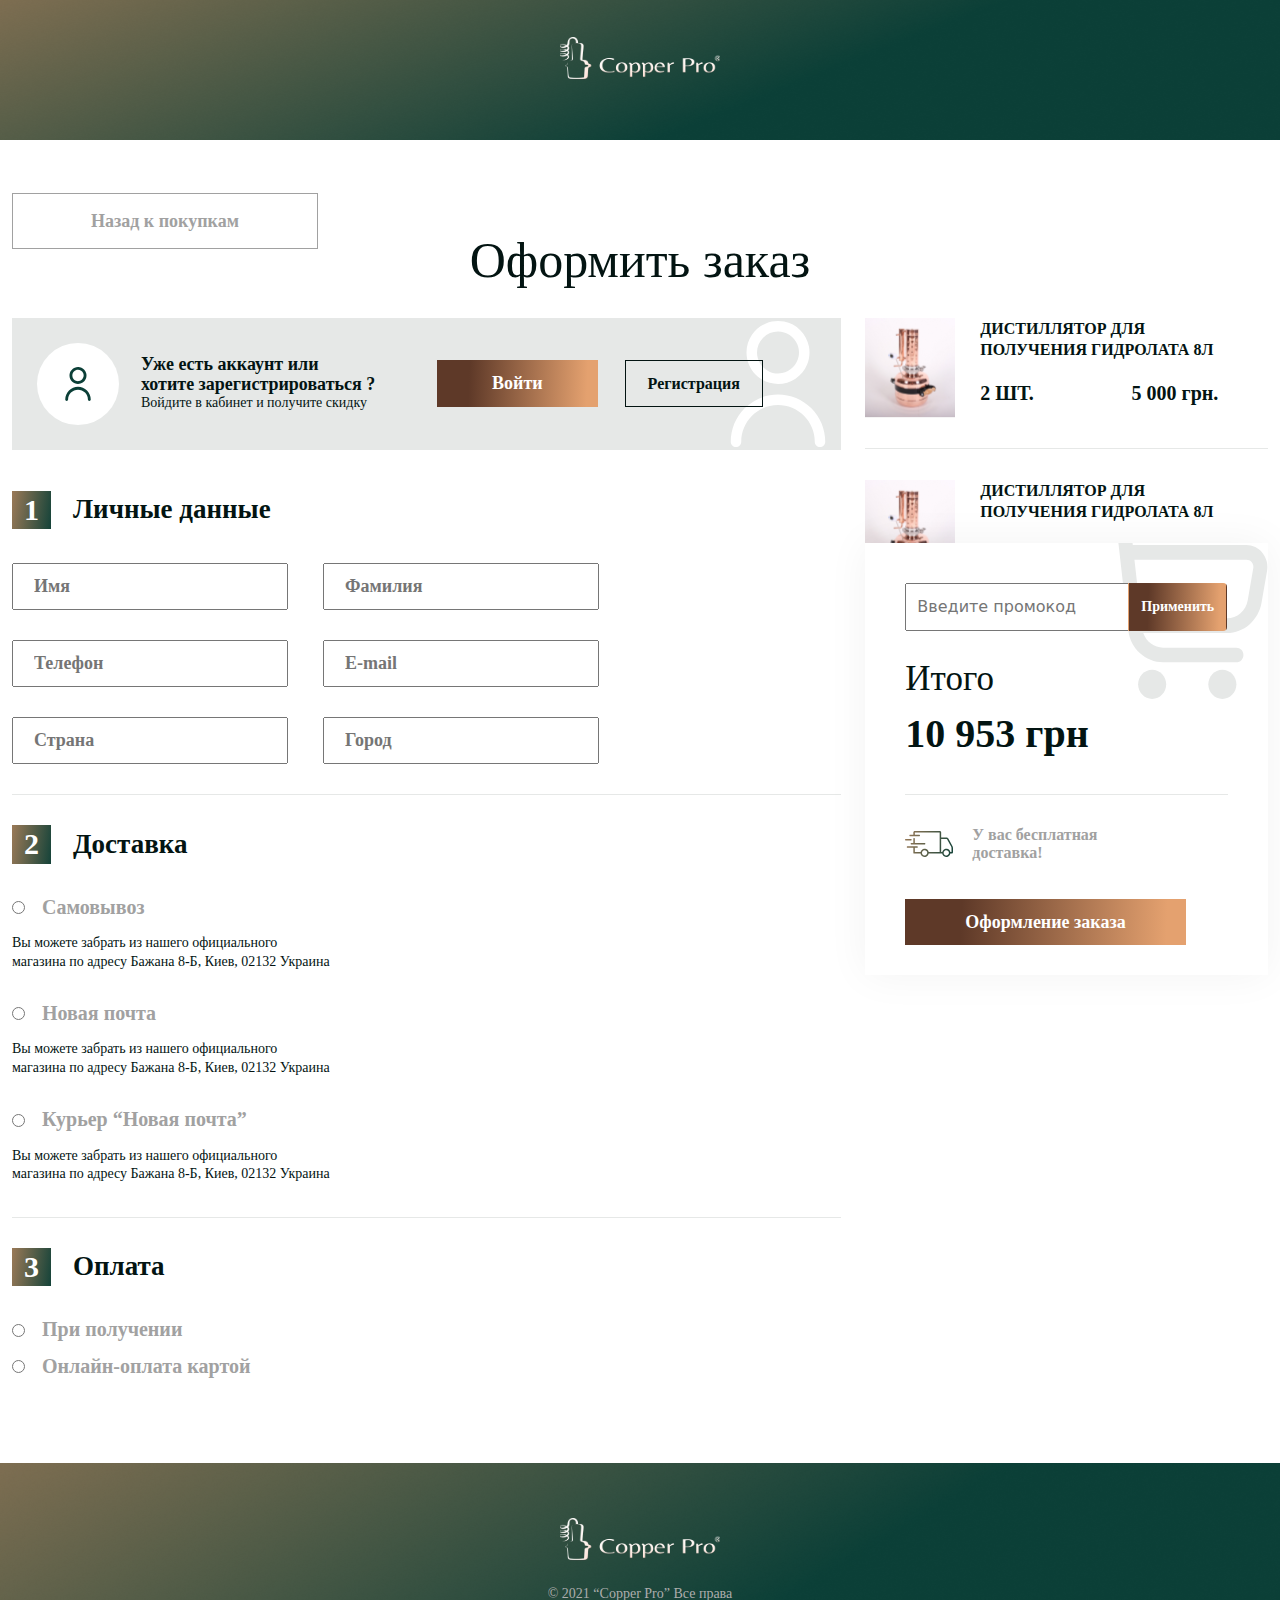
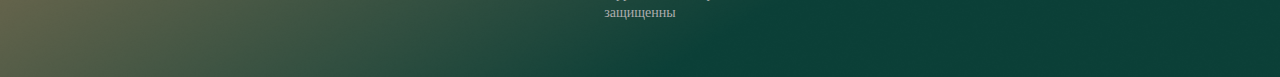
<file: oformlenie/index.html>
<!DOCTYPE html>
<html lang="en">

<head>
    <link rel="icon" href="./assets/icons/image-2.ico">
    <meta charset="UTF-8">
    <meta http-equiv="X-UA-Compatible" content="IE=edge">
    <meta name="viewport" content="width=device-width, initial-scale=1.0">
    <title>Copper Pro</title>
    <link rel="stylesheet" href="./css/bootstrap.css">
    <link rel="stylesheet" href="./css/main.css">
    <link rel="stylesheet" href="./css/media.css">
</head>

<body>
    <div class="wrapper">
        <header class="header">
            <nav class="navbar">
                <div class="container">
                    <div class="logo_navbar">
                        <a href="../index.html"><img src="./assets/icons/logo.svg" alt="logo" class="logo"></a>
                    </div>
                </div>
            </nav>
        </header>
        <main class="main">
            <section class="mainOne">
                <div class="container">
                    <div class="mainOne_content_box">
                        <a href="../index.html" class="mainOne_back">Назад к покупкам</a>
                        <h1 class="mainOne_title">Оформить заказ</h1>
                    </div>
                </div>
            </section>
            <section class="mainTwo">
                <div class="container">
                    <div class="row">
                        <div class="col-xl-8 col-lg-12">
                            <div class="reg_box">
                                <div class="circle_box"><img src="./assets/icons/user.svg" alt="user" class="circle_img"></div>
                                <div class="reg_box_text_box">
                                    <h1 class="reg_box_text_one">Уже есть аккаунт или хотите зарегистрироваться ?</h1>
                                    <h1 class="reg_box_text_two">Войдите в кабинет и получите скидку </h1>
                                </div>
                                <a href="../autorization/index.html" class="reg_box_button_one">Войти</a>
                                <a href="#" class="reg_box_button_two">Регистрация</a>

                            </div>
                            <div class="self_content">
                                <div class="self_content_title_box">
                                    <div class="self_content_number_box">
                                        <h1>1</h1>
                                    </div>
                                    <h1 class="self_content_title_text">Личные данные</h1>
                                </div>
                                <div class="form_box">
                                    <div class="form_box_mini_box">
                                        <form class="form" id="form" action="https://echo.htmlacademy.ru/courses" method="post">
                                            <input placeholder="Имя" type="text" name="First name" class="input ">
                                            <input placeholder="Фамилия" type="text" name="Second name" class="input ">
                                        </form>
                                    </div>
                                    <div class="form_box_mini_box">
                                        <form class="form" action="https://echo.htmlacademy.ru/courses" method="post">
                                            <input placeholder="Телефон" type="text" name="First name" class="input ">
                                            <input placeholder="E-mail" type="email" name="Second name" class="input ">
                                        </form>
                                    </div>
                                    <div class="form_box_mini_box">
                                        <form class="form" action="https://echo.htmlacademy.ru/courses" method="post">
                                            <input placeholder="Страна" type="text" name="First name" class="input ">
                                            <input placeholder="Город" type="text" name="Second name" class="input ">
                                        </form>
                                    </div>
                                </div>
                            </div>
                            <div class="delivery">
                                <div class="self_content_title_box">
                                    <div class="self_content_number_box">
                                        <h1>2</h1>
                                    </div>
                                    <h1 class="self_content_title_text">Доставка</h1>
                                </div>
                                <div class="choose_delivery_box">
                                    <form action="https://echo.htmlacademy.ru/courses" method="post">
                                        <div class="choose_delivery_mini_box">
                                            <input class="radio" type="radio" name="delivery">
                                            <h1 class="choose_delivery_mini_box_title">Самовывоз</h1>
                                        </div>
                                        <h1 class="choose_delivery_mini_box_text">Вы можете забрать из нашего официального магазина по адресу Бажана 8-Б, Киев, 02132 Украина </h1>
                                        <div class="choose_delivery_mini_box">
                                            <input class="radio" type="radio" name="delivery">
                                            <h1 class="choose_delivery_mini_box_title">Новая почта</h1>
                                        </div>
                                        <h1 class="choose_delivery_mini_box_text">Вы можете забрать из нашего официального магазина по адресу Бажана 8-Б, Киев, 02132 Украина </h1>
                                        <div class="choose_delivery_mini_box">
                                            <input class="radio" type="radio" name="delivery">
                                            <h1 class="choose_delivery_mini_box_title">Курьер “Новая почта”</h1>
                                        </div>
                                        <h1 class="choose_delivery_mini_box_text">Вы можете забрать из нашего официального магазина по адресу Бажана 8-Б, Киев, 02132 Украина </h1>

                                    </form>
                                </div>

                            </div>
                            <div class="render">
                                <div class="self_content_title_box">
                                    <div class="self_content_number_box">
                                        <h1>3</h1>
                                    </div>
                                    <h1 class="self_content_title_text">Оплата</h1>
                                </div>
                                <div class="choose_delivery_box">
                                    <form action="https://echo.htmlacademy.ru/courses" method="post">
                                        <div class="choose_delivery_mini_box">
                                            <input class="radio" type="radio" name="render">
                                            <h1 class="choose_delivery_mini_box_title">При получении</h1>
                                        </div>

                                        <div class="choose_delivery_mini_box">
                                            <input class="radio" type="radio" name="render">
                                            <h1 class="choose_delivery_mini_box_title">Онлайн-оплата картой</h1>
                                        </div>



                                    </form>
                                </div>

                            </div>
                        </div>
                        <div class="col-xl-4 col-lg-12">
                            <div class="catalog">
                                <div class="catalog_box">
                                    <img src="./assets/icons/1.svg" alt="teapot" class="catalog_img">
                                    <div>
                                        <h1 class="catalog_box_text">Дистиллятор для получения гидролата 8л</h1>
                                        <div class="catalog_box_text_box">
                                            <h1 class="catalog_box_piece">2 шт.</h1>
                                            <h1 class="catalog_box_price">5 000 грн.</h1>
                                        </div>
                                    </div>
                                </div>
                                <div class="catalog_box">
                                    <img src="./assets/icons/1.svg" alt="teapot" class="catalog_img">
                                    <div>
                                        <h1 class="catalog_box_text">Дистиллятор для получения гидролата 8л</h1>
                                        <div class="catalog_box_text_box">
                                            <h1 class="catalog_box_piece">2 шт.</h1>
                                            <h1 class="catalog_box_price">5 000 грн.</h1>
                                        </div>
                                    </div>
                                </div>
                                <div class="catalog_box">
                                    <img src="./assets/icons/1.svg" alt="teapot" class="catalog_img">
                                    <div>
                                        <h1 class="catalog_box_text">Дистиллятор для получения гидролата 8л</h1>
                                        <div class="catalog_box_text_box">
                                            <h1 class="catalog_box_piece">2 шт.</h1>
                                            <h1 class="catalog_box_price">5 000 грн.</h1>
                                        </div>
                                    </div>
                                </div>
                            </div>
                            <div class="catalog_buy">
                                <div class="btn-group">

                                    <input type="text" class="promo" placeholder="Введите промокод">
                                    <button type="button" class="btn buttonOne">Применить</button>

                                </div>

                                <div class="catalog_buy_text_box">
                                    <h1 class="catalog_buy_title">Итого</h1>
                                    <h1 class="catalog_buy_text">10 953 грн</h1>
                                </div>
                                <div class="gruzovichok_box">
                                    <img src="./assets/icons/gruzovichok.svg" alt="gruzovichok" class="gruzovichok">
                                    <h1 class="gruzovichok_box_text">У вас бесплатная доставка!</h1>
                                </div>
                                <a href="../ready/index.html" class="buttonTwo">Оформление заказа</a>
                            </div>
                        </div>
                    </div>
                </div>
            </section>
        </main>
        <footer class="footer">
            <div class="container">
                <div class="logo_footer">
                    <a href="../index.html"><img src="./assets/icons/logo.svg" alt="logo" class="logo"></a>
                    <h1 class="footer_text">
                        © 2021 “Copper Pro” Все права защищенны
                    </h1>
                </div>
            </div>
        </footer>
    </div>


    <script src="./js/bootstrap.js"></script>
</body>

</html>
</file>
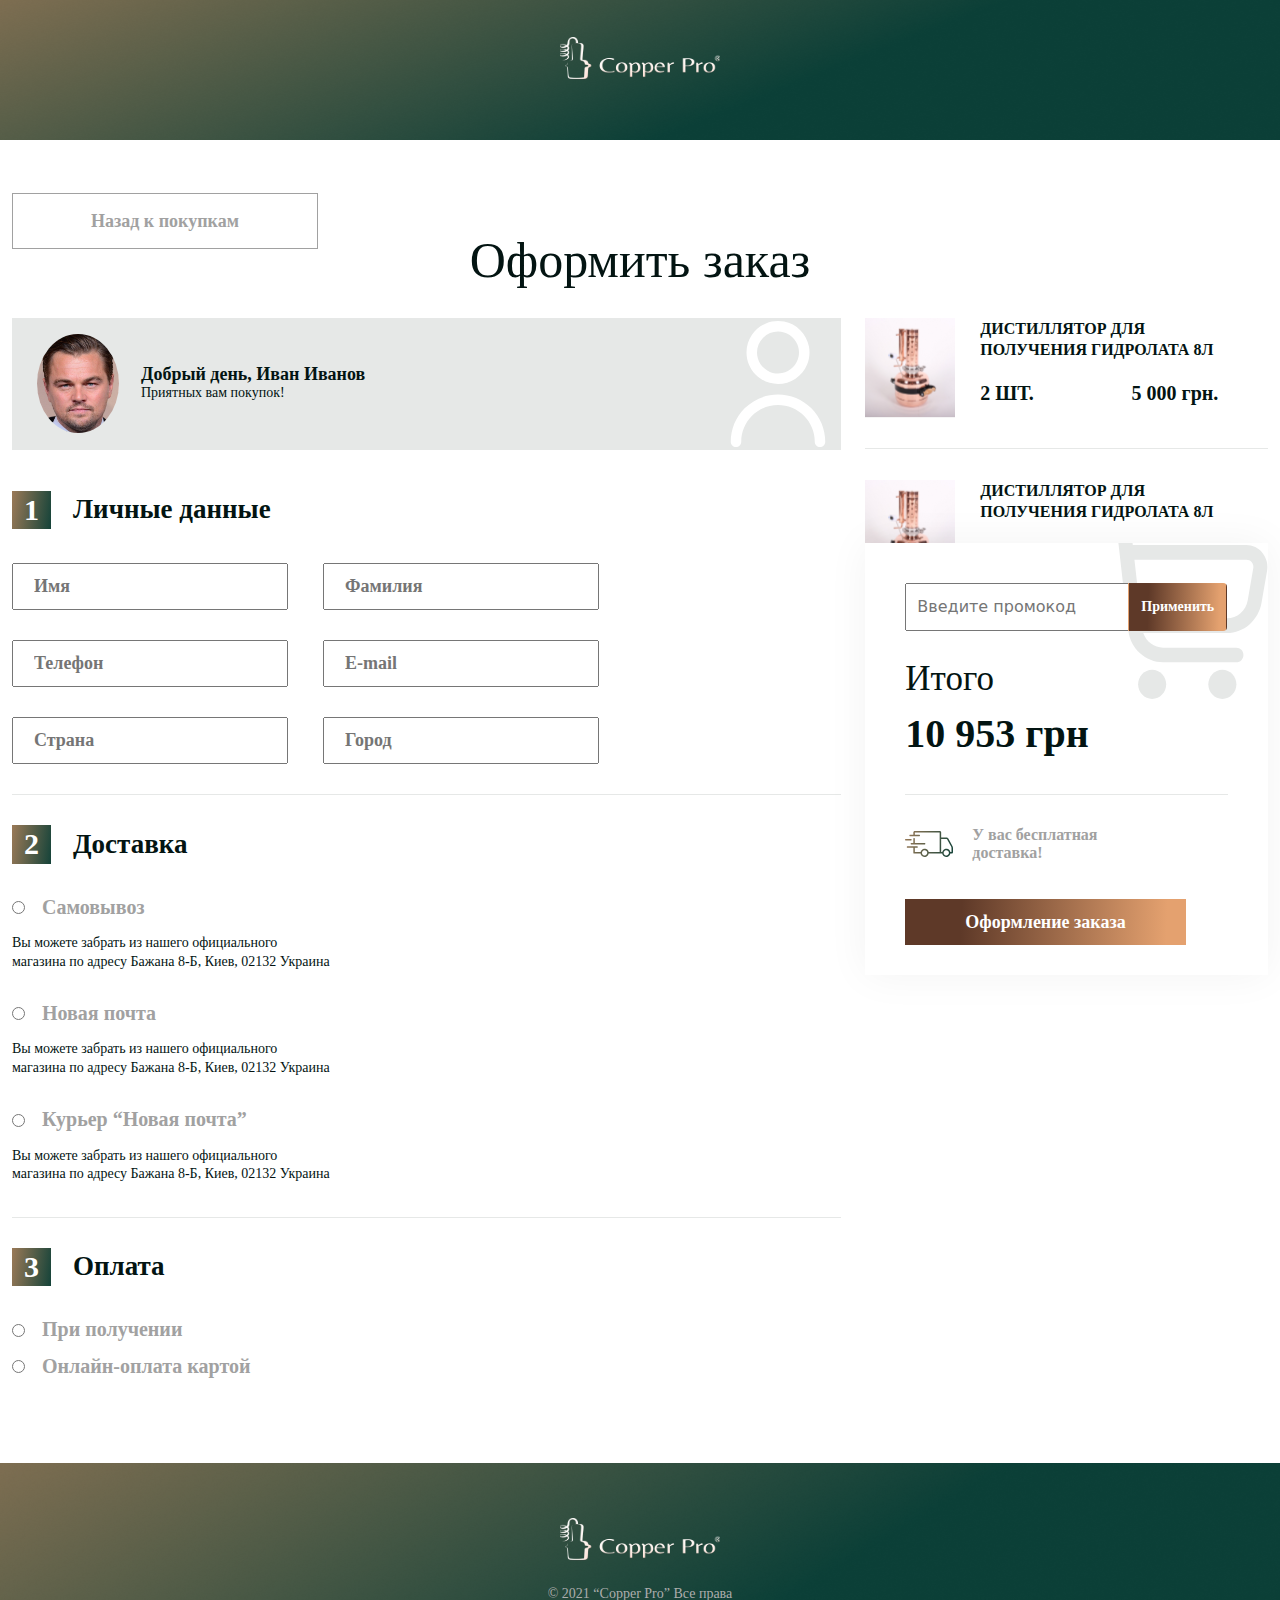
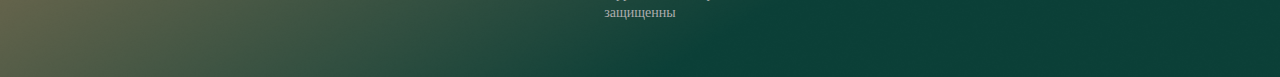
<file: oformlenie2/index.html>
<!DOCTYPE html>
<html lang="en">

<head>
    <link rel="icon" href="./assets/icons/image-2.ico">
    <meta charset="UTF-8">
    <meta http-equiv="X-UA-Compatible" content="IE=edge">
    <meta name="viewport" content="width=device-width, initial-scale=1.0">
    <title>Copper Pro</title>
    <link rel="stylesheet" href="./css/bootstrap.css">
    <link rel="stylesheet" href="./css/main.css">
    <link rel="stylesheet" href="./css/media.css">
</head>

<body>
    <div class="wrapper">
        <header class="header">
            <nav class="navbar">
                <div class="container">
                    <div class="logo_navbar">
                        <a href="../index.html"><img src="./assets/icons/logo.svg" alt="logo" class="logo"></a>
                    </div>
                </div>
            </nav>
        </header>
        <main class="main">
            <section class="mainOne">
                <div class="container">
                    <div class="mainOne_content_box">
                        <a href="../index.html" class="mainOne_back">Назад к покупкам</a>
                        <h1 class="mainOne_title">Оформить заказ</h1>
                    </div>
                </div>
            </section>
            <section class="mainTwo">
                <div class="container">
                    <div class="row">
                        <div class="col-xl-8 col-lg-12">
                            <div class="reg_box">
                                <div class="circle_box"><img src="./assets/images/1456422928_simmetrichnye-lica-20.jpg" alt="user" class="circle_img"></div>
                                <div class="reg_box_text_box">
                                    <h1 class="reg_box_text_one">Добрый день, Иван Иванов</h1>
                                    <h1 class="reg_box_text_two">Приятных вам покупок! </h1>
                                </div>


                            </div>
                            <div class="self_content">
                                <div class="self_content_title_box">
                                    <div class="self_content_number_box">
                                        <h1>1</h1>
                                    </div>
                                    <h1 class="self_content_title_text">Личные данные</h1>
                                </div>
                                <div class="form_box">
                                    <div class="form_box_mini_box">
                                        <form class="form" id="form" action="https://echo.htmlacademy.ru/courses" method="post">
                                            <input placeholder="Имя" type="text" name="First name" class="input ">
                                            <input placeholder="Фамилия" type="text" name="Second name" class="input ">
                                        </form>
                                    </div>
                                    <div class="form_box_mini_box">
                                        <form class="form" action="https://echo.htmlacademy.ru/courses" method="post">
                                            <input placeholder="Телефон" type="text" name="First name" class="input ">
                                            <input placeholder="E-mail" type="email" name="Second name" class="input ">
                                        </form>
                                    </div>
                                    <div class="form_box_mini_box">
                                        <form class="form" action="https://echo.htmlacademy.ru/courses" method="post">
                                            <input placeholder="Страна" type="text" name="First name" class="input ">
                                            <input placeholder="Город" type="text" name="Second name" class="input ">
                                        </form>
                                    </div>
                                </div>
                            </div>
                            <div class="delivery">
                                <div class="self_content_title_box">
                                    <div class="self_content_number_box">
                                        <h1>2</h1>
                                    </div>
                                    <h1 class="self_content_title_text">Доставка</h1>
                                </div>
                                <div class="choose_delivery_box">
                                    <form action="https://echo.htmlacademy.ru/courses" method="post">
                                        <div class="choose_delivery_mini_box">
                                            <input class="radio" type="radio" name="delivery">
                                            <h1 class="choose_delivery_mini_box_title">Самовывоз</h1>
                                        </div>
                                        <h1 class="choose_delivery_mini_box_text">Вы можете забрать из нашего официального магазина по адресу Бажана 8-Б, Киев, 02132 Украина </h1>
                                        <div class="choose_delivery_mini_box">
                                            <input class="radio" type="radio" name="delivery">
                                            <h1 class="choose_delivery_mini_box_title">Новая почта</h1>
                                        </div>
                                        <h1 class="choose_delivery_mini_box_text">Вы можете забрать из нашего официального магазина по адресу Бажана 8-Б, Киев, 02132 Украина </h1>
                                        <div class="choose_delivery_mini_box">
                                            <input class="radio" type="radio" name="delivery">
                                            <h1 class="choose_delivery_mini_box_title">Курьер “Новая почта”</h1>
                                        </div>
                                        <h1 class="choose_delivery_mini_box_text">Вы можете забрать из нашего официального магазина по адресу Бажана 8-Б, Киев, 02132 Украина </h1>

                                    </form>
                                </div>

                            </div>
                            <div class="render">
                                <div class="self_content_title_box">
                                    <div class="self_content_number_box">
                                        <h1>3</h1>
                                    </div>
                                    <h1 class="self_content_title_text">Оплата</h1>
                                </div>
                                <div class="choose_delivery_box">
                                    <form action="https://echo.htmlacademy.ru/courses" method="post">
                                        <div class="choose_delivery_mini_box">
                                            <input class="radio" type="radio" name="render">
                                            <h1 class="choose_delivery_mini_box_title">При получении</h1>
                                        </div>

                                        <div class="choose_delivery_mini_box">
                                            <input class="radio" type="radio" name="render">
                                            <h1 class="choose_delivery_mini_box_title">Онлайн-оплата картой</h1>
                                        </div>



                                    </form>
                                </div>

                            </div>
                        </div>
                        <div class="col-xl-4 col-lg-12">
                            <div class="catalog">
                                <div class="catalog_box">
                                    <img src="./assets/icons/1.svg" alt="teapot" class="catalog_img">
                                    <div>
                                        <h1 class="catalog_box_text">Дистиллятор для получения гидролата 8л</h1>
                                        <div class="catalog_box_text_box">
                                            <h1 class="catalog_box_piece">2 шт.</h1>
                                            <h1 class="catalog_box_price">5 000 грн.</h1>
                                        </div>
                                    </div>
                                </div>
                                <div class="catalog_box">
                                    <img src="./assets/icons/1.svg" alt="teapot" class="catalog_img">
                                    <div>
                                        <h1 class="catalog_box_text">Дистиллятор для получения гидролата 8л</h1>
                                        <div class="catalog_box_text_box">
                                            <h1 class="catalog_box_piece">2 шт.</h1>
                                            <h1 class="catalog_box_price">5 000 грн.</h1>
                                        </div>
                                    </div>
                                </div>
                                <div class="catalog_box">
                                    <img src="./assets/icons/1.svg" alt="teapot" class="catalog_img">
                                    <div>
                                        <h1 class="catalog_box_text">Дистиллятор для получения гидролата 8л</h1>
                                        <div class="catalog_box_text_box">
                                            <h1 class="catalog_box_piece">2 шт.</h1>
                                            <h1 class="catalog_box_price">5 000 грн.</h1>
                                        </div>
                                    </div>
                                </div>
                            </div>
                            <div class="catalog_buy">
                                <div class="btn-group">

                                    <input type="text" class="promo" placeholder="Введите промокод">
                                    <button type="button" class="btn buttonOne">Применить</button>

                                </div>

                                <div class="catalog_buy_text_box">
                                    <h1 class="catalog_buy_title">Итого</h1>
                                    <h1 class="catalog_buy_text">10 953 грн</h1>
                                </div>
                                <div class="gruzovichok_box">
                                    <img src="./assets/icons/gruzovichok.svg" alt="gruzovichok" class="gruzovichok">
                                    <h1 class="gruzovichok_box_text">У вас бесплатная доставка!</h1>
                                </div>
                                <a href="../ready/index.html" class="buttonTwo">Оформление заказа</a>
                            </div>
                        </div>
                    </div>
                </div>
            </section>
        </main>
        <footer class="footer">
            <div class="container">
                <div class="logo_footer">
                    <a href="../index.html"><img src="./assets/icons/logo.svg" alt="logo" class="logo"></a>
                    <h1 class="footer_text">
                        © 2021 “Copper Pro” Все права защищенны
                    </h1>
                </div>
            </div>
        </footer>
    </div>


    <script src="./js/bootstrap.js"></script>
</body>

</html>
</file>
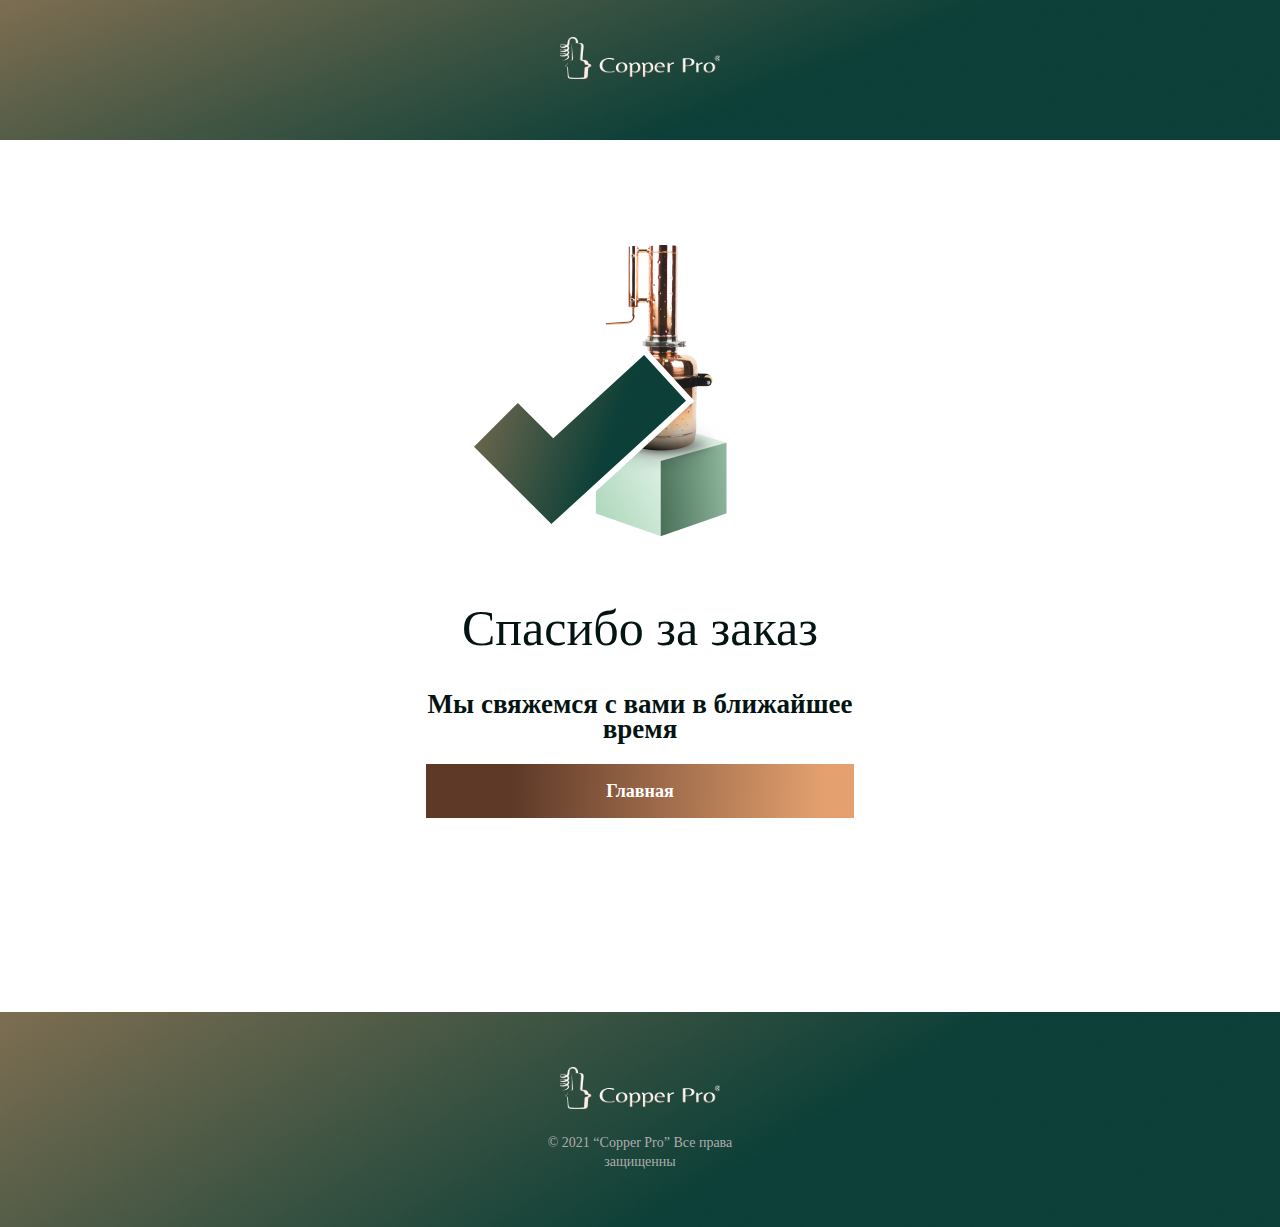
<file: ready/index.html>
<!DOCTYPE html>
<html lang="en">

<head>
    <link rel="icon" href="./assets/icons/image-2.ico">
    <meta charset="UTF-8">
    <meta http-equiv="X-UA-Compatible" content="IE=edge">
    <meta name="viewport" content="width=device-width, initial-scale=1.0">
    <title>Copper Pro</title>
    <link rel="stylesheet" href="./css/bootstrap.css">
    <link rel="stylesheet" href="./css/main.css">
    <link rel="stylesheet" href="./css/media.css">
</head>

<body>
    <div class="wrapper">
        <header class="header">
            <nav class="navbar">
                <div class="container">
                    <div class="logo_navbar">
                        <a href="../index.html"><img src="./assets/icons/logo.svg" alt="logo" class="logo"></a>
                    </div>
                </div>
            </nav>
        </header>
        <main class="main">
            <section class="mainOne">
                <div class="container">
                    <div class="mainOne_big_box">
                        <div class="mainOne_img_box">
                            <img src="./assets/icons/galka.svg" alt="galka" class="mainOne_img_one">
                            <img src="./assets/images/1.png" alt="pic" class="mainOne_img_two">
                        </div>
                        <div class="mainOne_text_box">
                            <h1 class="mainOne_text_title">Спасибо за заказ</h1>
                            <h1 class="mainOne_text_text">Мы свяжемся с вами в ближайшее время</h1>
                            <a href="../index.html" class="mainOne_text_link">Главная</a>
                        </div>
                    </div>
                </div>
            </section>
        </main>
        <footer class="footer">
            <div class="container">
                <div class="logo_footer">
                    <a href="../index.html"><img src="./assets/icons/logo.svg" alt="logo" class="logo"></a>
                    <h1 class="footer_text">
                        © 2021 “Copper Pro” Все права защищенны
                    </h1>
                </div>
            </div>
        </footer>
    </div>


    <script src="./js/bootstrap.js"></script>
</body>

</html>
</file>
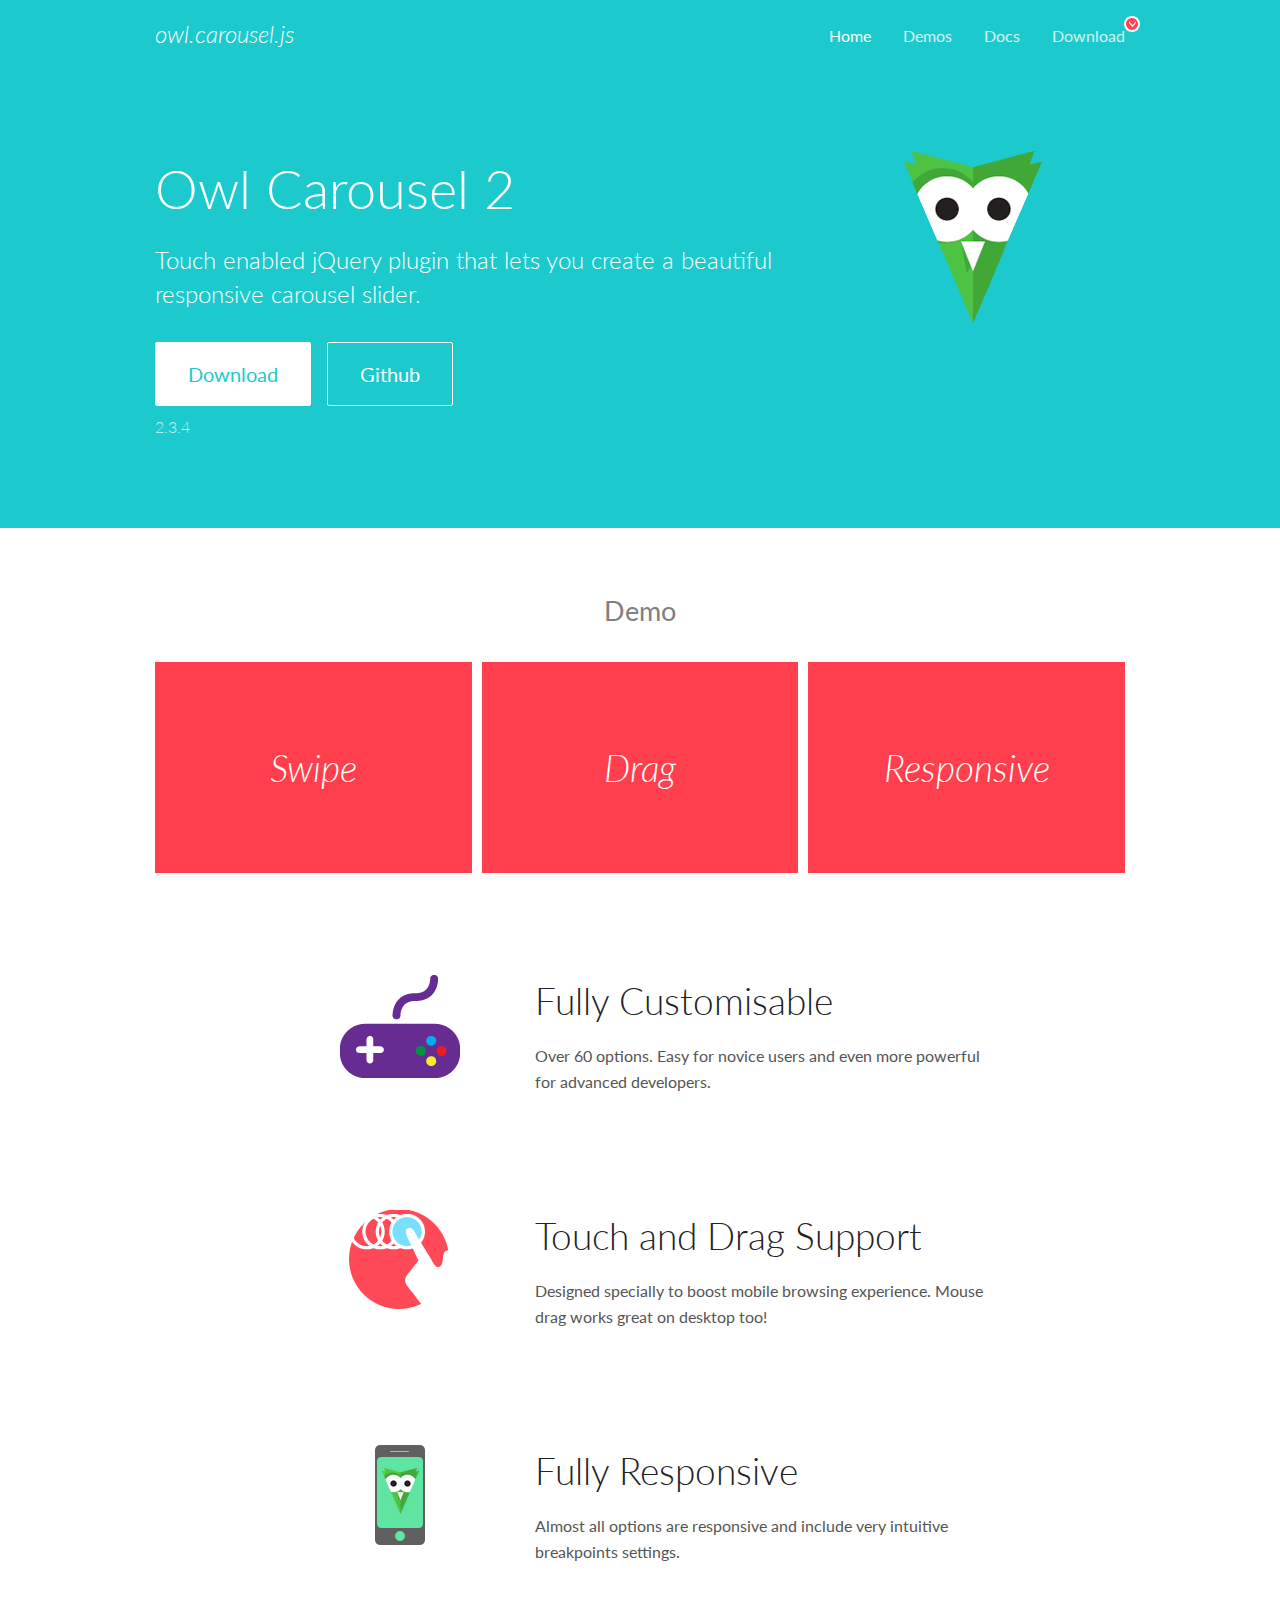
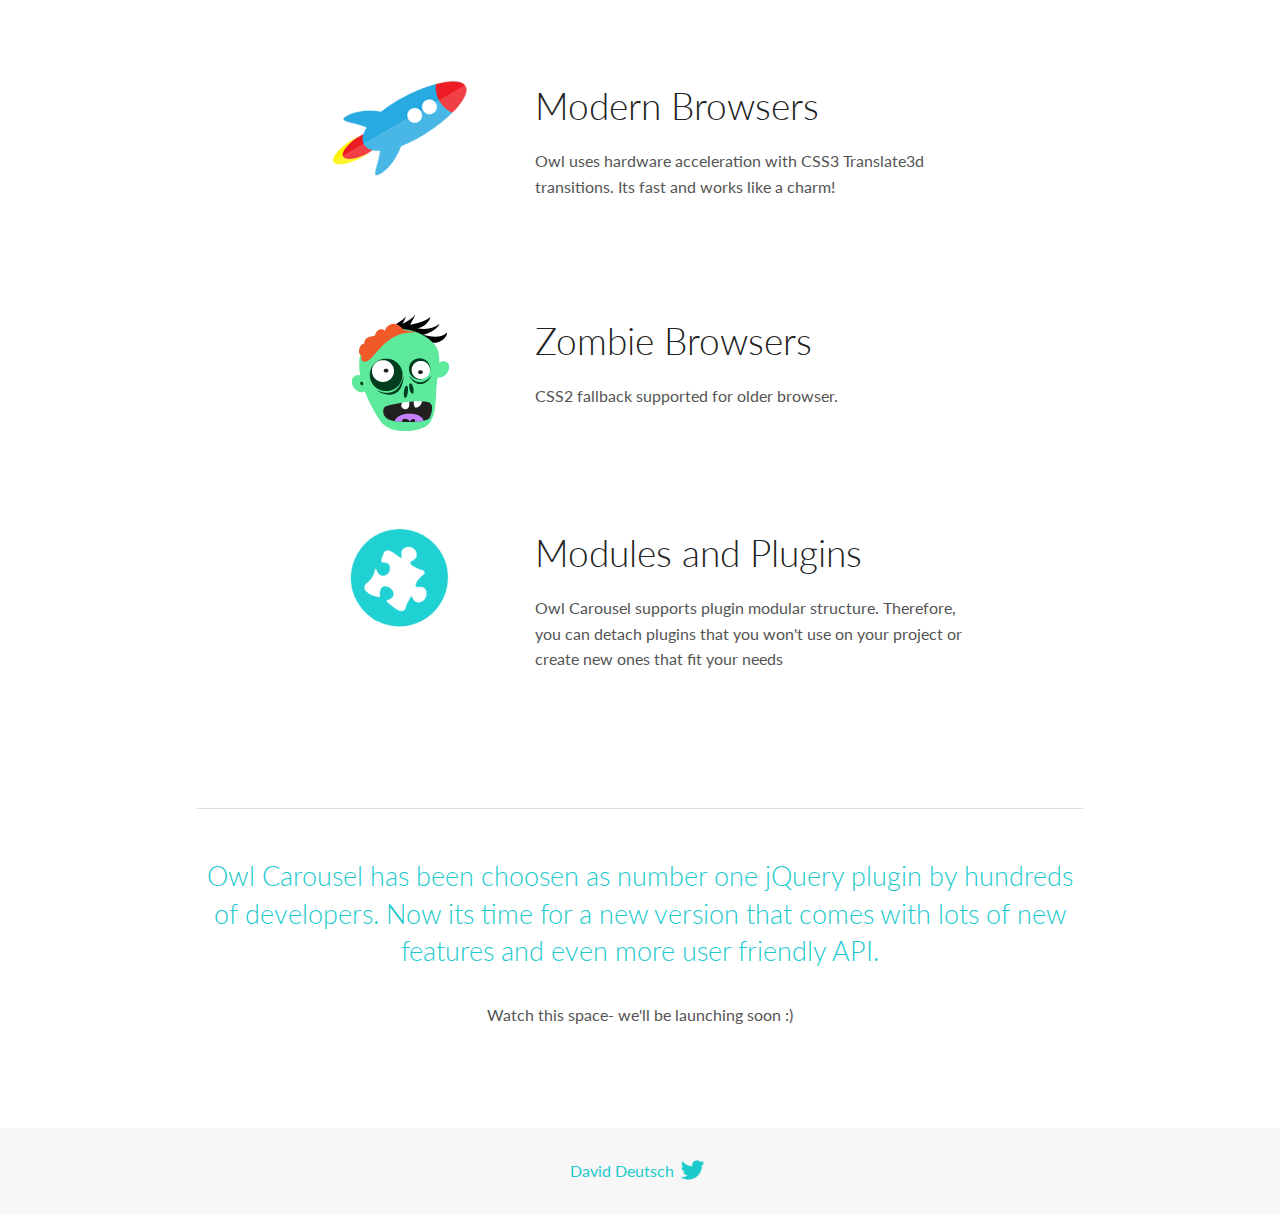
<file: OwlCarousel2-2.3.4/docs/index.html>
<!DOCTYPE html>
<html lang="en">
  <head>

    <!-- head -->
    <meta charset="utf-8">
    <meta name="msapplication-tap-highlight" content="no" />
    <meta name="viewport" content="width=device-width, initial-scale=1.0" />
    <meta name="description" content="Touch enabled jQuery plugin that lets you create beautiful responsive carousel slider.">
    <meta name="author" content="David Deutsch">
    <title>
      Home | Owl Carousel | 2.3.4
    </title>

    <!-- Stylesheets -->
    <link href='https://fonts.googleapis.com/css?family=Lato:300,400,700,400italic,300italic' rel='stylesheet' type='text/css'>
    <link rel="stylesheet" href="assets/css/docs.theme.min.css">

    <!-- Owl Stylesheets -->
    <link rel="stylesheet" href="assets/owlcarousel/assets/owl.carousel.min.css">
    <link rel="stylesheet" href="assets/owlcarousel/assets/owl.theme.default.min.css">

    <!-- HTML5 shim and Respond.js IE8 support of HTML5 elements and media queries -->

    <!--[if lt IE 9]>
      <script src="https://oss.maxcdn.com/libs/html5shiv/3.7.0/html5shiv.js"></script>
      <script src="https://oss.maxcdn.com/libs/respond.js/1.3.0/respond.min.js"></script>
    <![endif]-->

    <!-- Favicons -->
    <link rel="apple-touch-icon-precomposed" sizes="144x144" href="assets/ico/apple-touch-icon-144-precomposed.png">
    <link rel="shortcut icon" href="assets/ico/favicon.png">
    <link rel="shortcut icon" href="favicon.ico">

    <!-- Yeah i know js should not be in header. Its required for demos.-->

    <!-- javascript -->
    <script src="assets/vendors/jquery.min.js"></script>
    <script src="assets/owlcarousel/owl.carousel.js"></script>
  </head>
  <body>

    <!-- header -->
    <header class="header">
      <div class="row">
        <div class="large-12 columns">
          <div class="brand left">
            <h3>
              <a href="/OwlCarousel2/">owl.carousel.js</a> 
            </h3>
          </div>
          <a id="toggle-nav" class="right">
            <span></span> <span></span> <span></span> 
          </a> 
          <div class="nav-bar">
            <ul class="clearfix">
              <li class="active">
                <a href="/OwlCarousel2/index.html">Home</a> 
              </li>
              <li> <a href="/OwlCarousel2/demos/demos.html">Demos</a>  </li>
              <li> <a href="/OwlCarousel2/docs/started-welcome.html">Docs</a>  </li>
              <li>
                <a href="https://github.com/OwlCarousel2/OwlCarousel2/archive/2.3.4.zip">Download</a> 
                <span class="download"></span> 
              </li>
            </ul>
          </div>
        </div>
      </div>
    </header>

    <!-- home panel -->
    <section id="hero">
      <div class="row">
        <div class="large-8 medium-8 columns">
          <h1>Owl Carousel 2</h1>
          <h4>Touch enabled jQuery plugin that lets you create a beautiful responsive carousel slider.</h4>
          <a href="https://github.com/OwlCarousel2/OwlCarousel2/archive/2.3.4.zip" class="hero-button">Download</a> 
          <a href="https://github.com/OwlCarousel2/OwlCarousel2" class="hero-button outline">Github</a> 
          <p>2.3.4</p>
        </div>
        <div class="large-4 medium-4 columns">
          <img class="owl-logo" src="assets/img/owl-logo.png" alt="mr. Owl">
        </div>
      </div>
    </section>

    <!-- body -->
    <div class="home-demo">
      <div class="row">
        <div class="large-12 columns">
          <h3>Demo</h3>
          <div class="owl-carousel">
            <div class="item">
              <h2>Swipe</h2>
            </div>
            <div class="item">
              <h2>Drag</h2>
            </div>
            <div class="item">
              <h2>Responsive</h2>
            </div>
            <div class="item">
              <h2>CSS3</h2>
            </div>
            <div class="item">
              <h2>Fast</h2>
            </div>
            <div class="item">
              <h2>Easy</h2>
            </div>
            <div class="item">
              <h2>Free</h2>
            </div>
            <div class="item">
              <h2>Upgradable</h2>
            </div>
            <div class="item">
              <h2>Tons of options</h2>
            </div>
            <div class="item">
              <h2>Infinity</h2>
            </div>
            <div class="item">
              <h2>Auto Width</h2>
            </div>
          </div>
        </div>
      </div>
    </div>
    <script>
      var owl = $('.owl-carousel');
      owl.owlCarousel({
        margin: 10,
        loop: true,
        responsive: {
          0: {
            items: 1
          },
          600: {
            items: 2
          },
          1000: {
            items: 3
          }
        }
      })
    </script>

    <!-- features -->
    <div id="features">
      <div class="row">
        <div class="small-12 medium-9 small-centered columns">
          <section class="row feature">
            <div class="medium-4 small-12 columns">
              <img src="assets/img/feature-options.png" alt="">
            </div>
            <div class="medium-8 small-12 columns">
              <h2>Fully Customisable</h2>
              <p>Over 60 options. Easy for novice users and even more powerful for advanced developers.</p>
            </div>
          </section>
          <section class="row feature">
            <div class="medium-4 small-12 columns">
              <img src="assets/img/feature-drag.png" alt="">
            </div>
            <div class="medium-8 small-12 columns">
              <h2>Touch and Drag Support</h2>
              <p>Designed specially to boost mobile browsing experience. Mouse drag works great on desktop too!</p>
            </div>
          </section>
          <section class="row feature">
            <div class="medium-4 small-12 columns">
              <img src="assets/img/feature-responsive.png" alt="">
            </div>
            <div class="medium-8 small-12 columns">
              <h2>Fully Responsive</h2>
              <p>Almost all options are responsive and include very intuitive breakpoints settings.</p>
            </div>
          </section>
          <section class="row feature">
            <div class="medium-4 small-12 columns">
              <img src="assets/img/feature-modern.png" alt="">
            </div>
            <div class="medium-8 small-12 columns">
              <h2>Modern Browsers</h2>
              <p>Owl uses hardware acceleration with CSS3 Translate3d transitions. Its fast and works like a charm! </p>
            </div>
          </section>
          <section class="row feature">
            <div class="medium-4 small-12 columns">
              <img src="assets/img/feature-zombie.png" alt="">
            </div>
            <div class="medium-8 small-12 columns">
              <h2>Zombie Browsers</h2>
              <p>CSS2 fallback supported for older browser.</p>
            </div>
          </section>
          <section class="row feature">
            <div class="medium-4 small-12 columns">
              <img src="assets/img/feature-module.png" alt="">
            </div>
            <div class="medium-8 small-12 columns">
              <h2>Modules and Plugins</h2>
              <p>Owl Carousel supports plugin modular structure. Therefore, you can detach plugins that you won&#x27;t use on your project or create new ones that fit your needs</p>
            </div>
          </section>
        </div>
      </div>
    </div>

    <!-- footer -->
    <section id="teaser-text">
      <div class="row">
        <div class="small-12 medium-11 small-centered columns">
          <hr>
          <h3 id="owl-carousel-has-been-choosen-as-number-one-jquery-plugin-by-hundreds-of-developers-now-its-time-for-a-new-version-that-comes-with-lots-of-new-features-and-even-more-user-friendly-api-">Owl Carousel has been choosen as number one jQuery plugin by hundreds of developers. Now its time for a new version that comes with lots of new features and even more user friendly API.</h3>
          <p>Watch this space- we&#39;ll be launching soon :)</p>
        </div>
      </div>
    </section>

    <!-- footer -->
    <footer class="footer">
      <div class="row">
        <div class="large-12 columns">
          <h5>
            <a href="/OwlCarousel2/docs/support-contact.html">David Deutsch</a> 
            <a id="custom-tweet-button" href="https://twitter.com/share?url=https://github.com/OwlCarousel2/OwlCarousel2&text=Owl Carousel - This is so awesome! " target="_blank"></a> 
          </h5>
        </div>
      </div>
    </footer>

    <!-- vendors -->
    <script src="assets/vendors/highlight.js"></script>
    <script src="assets/js/app.js"></script>
  </body>
</html>
</file>
<file: account/css/main.css>
* {
    margin: 0;
    box-sizing: border-box;
    padding: 0;
}

ul,
li {
    margin: 0;
    padding: 0;
}

h1,
h2,
h3,
p {
    margin: 0;
    padding: 0;
}

.container {
    max-width: 1396px;
}


/* navbar start */

.header {
    background-repeat: no-repeat;
    background-size: 100% 100%;
}

.navbar {
    background-image: url(../assets/images/bg\ nav.png);
    background-repeat: no-repeat;
    background-size: 100% 100%;
    height: 140px;
}

.list_navbar {
    display: flex;
    align-items: center;
    justify-content: space-between;
}

.item_navbar {
    list-style-type: none;
}

.item_navbar:last-child {
    width: 550px;
    display: flex;
    justify-content: space-between;
    padding-top: 13px;
}

.navbar_logo {
    margin-right: 77px;
}

.navbar_link {
    font-family: 'Mont';
    font-style: normal;
    font-weight: 600;
    font-size: 16px;
    line-height: 96.4%;
    /* or 15px */
    text-align: center;
    color: #FFFFFF;
    text-decoration: none;
}

.navbar_link:hover {
    text-decoration-line: underline;
    background: linear-gradient(92.09deg, #5E3928 -79.4%, #E4A16F 84.12%);
    -webkit-background-clip: text;
    -webkit-text-fill-color: transparent;
    background-clip: text;
    text-fill-color: transparent;
    text-align: center;
}


/* navbar end */


/* pos start */

.mobilBrown_box {
    width: 100%;
    height: 100vh;
    background: linear-gradient(92.18deg, #5E3928 20.13%, #E4A16F 92.93%);
    position: absolute;
    top: 0;
    z-index: 1;
    display: none;
}

.label_two {
    width: 100%;
}

.krestick {
    position: absolute;
    height: 50px;
    width: 40px;
    display: flex;
    align-items: center;
    justify-content: start;
    padding-left: 10px;
    right: 0;
    top: 40px;
    cursor: pointer;
    transition: all 0.3s linear;
    display: none;
    z-index: 2;
}

.checkboxTwo {
    width: 1px;
    height: 1px;
    margin: -1px;
    padding: 0;
    overflow: hidden;
    border: 0;
    clip: rect(0 0 0 0);
}

.checkboxTwo:checked~.header_box_pos4 {
    display: none;
}

.checkboxTwo:checked~.krestick {
    display: block;
}

.checkboxTwo:checked~.mobilBrown_box {
    display: block;
}

.text_box_brown {
    display: flex;
    align-items: center;
    justify-content: center;
    flex-direction: column;
    padding-top: 200px;
}

.mobilBrown_box {}

.brown_link {
    font-family: 'Mont';
    font-style: normal;
    font-weight: 500;
    font-size: 30px;
    line-height: 210.9%;
    /* or 63px */
    text-align: center;
    color: #FFFFFF;
    text-decoration: none;
}

.header_box_pos1 {
    position: absolute;
    background: #FFFFFF;
    height: 253px;
    width: 50px;
    display: flex;
    align-items: end;
    justify-content: center;
    padding-bottom: 10px;
    right: 401px;
    top: -180px;
    cursor: pointer;
    transition: all 0.3s linear;
}

.header_box_pos2 {
    position: absolute;
    background: #FFFFFF;
    height: 253px;
    width: 50px;
    display: flex;
    align-items: end;
    justify-content: center;
    padding-bottom: 10px;
    right: 261px;
    top: -180px;
    cursor: pointer;
    transition: all 0.3s linear;
}

.header_box_pos4 {
    position: absolute;
    background: linear-gradient(92.18deg, #5E3928 20.13%, #E4A16F 92.93%);
    height: 50px;
    width: 40px;
    display: flex;
    align-items: center;
    justify-content: start;
    padding-left: 10px;
    right: 0;
    top: 40px;
    cursor: pointer;
    transition: all 0.3s linear;
    display: none;
}

.header_box_pos3:hover {
    top: -60px;
}

.header_box_pos2:hover {
    top: -60px;
}

.header_box_pos1:hover {
    top: -60px;
}

.header_box_pos3 {
    position: absolute;
    background: #FFFFFF;
    height: 253px;
    width: 50px;
    display: flex;
    align-items: end;
    justify-content: center;
    padding-bottom: 10px;
    right: 331px;
    top: -180px;
    cursor: pointer;
    transition: all 0.3s linear;
}

.header_box_img {}

.favourite {}


/* pos end */


/* mainOne nav start */

.main {
    padding-top: 50px;
    padding-bottom: 80px;
}

a {
    text-decoration: none;
}

.mainOne_title {
    font-family: 'Lighthaus';
    font-style: normal;
    font-weight: 400;
    font-size: 50px;
    line-height: 105.9%;
    /* identical to box height, or 53px */
    color: #031412;
    margin-bottom: 51px;
}

.mainOne_nav_content {}

.mainOne_nav_button_activ {
    display: flex;
    align-items: center;
    background: linear-gradient(92.18deg, #5E3928 20.13%, #E4A16F 92.93%);
    padding: 10px;
    padding-left: 20px;
    margin-bottom: 30px;
}

.mainOne_nav_img {
    margin-right: 27px;
}

.mainOne_nav_text {
    font-family: 'Mont';
    font-style: normal;
    font-weight: 800;
    font-size: 18px;
    line-height: 96.4%;
    /* or 17px */
    color: #FFFFFF;
}

.mainOne_nav_button {
    display: flex;
    align-items: center;
    background: linear-gradient(278.32deg, #0B3F37 -7.03%, #CB8D62 136.33%);
    padding: 10px;
    padding-left: 20px;
    margin-bottom: 30px;
}

.exit_box {
    display: flex;
    align-items: center;
}

.exit_img {
    margin-right: 27px;
}

.exit_text {
    font-family: 'Mont';
    font-style: normal;
    font-weight: 800;
    font-size: 18px;
    line-height: 96.4%;
    /* or 17px */
    color: #031412;
}


/* mainOne nav end */


/* mainOne content start */

.mainOne_content {}

.img_big_box {
    display: flex;
    align-items: center;
    margin-bottom: 62px;
}

.big_box_img {
    width: 189px;
    height: 189px;
    border-radius: 50%;
    margin-right: 22px;
}

.img_big_box_text_box {}

.img_big_box_text_title {
    font-family: 'Mont';
    font-style: normal;
    font-weight: 600;
    font-size: 20px;
    line-height: 96.4%;
    /* or 19px */
    color: #031412;
    margin-bottom: 27px;
}

.img_big_box_text_text {
    font-family: 'Mont';
    font-style: normal;
    font-weight: 900;
    font-size: 27px;
    line-height: 96.4%;
    /* identical to box height, or 26px */
    color: #031412;
    margin-bottom: 29px;
}

.form {}

.post_img {
    font-family: 'Mont';
    font-style: normal;
    font-weight: 600;
    font-size: 14px;
    line-height: 96.4%;
    /* or 13px */
    color: #031412;
    margin-bottom: 10px;
}


/* mainOne content end */


/* mainOne info start */

.mainOne_info_box {
    padding-bottom: 30px;
    border-bottom: 1px solid #E6E8E7;
    margin-bottom: 30px;
}

.inputOne {
    width: 35%;
    margin-bottom: 30px;
    margin-right: 30px;
    padding: 10px;
    outline: none;
}


/* mainOne info end */


/* passwordBox start */

.password_box {
    padding-bottom: 40px;
    margin-bottom: 30px;
    border-bottom: 1px solid #E6E8E7;
}

.password_box_title {
    font-family: 'Mont';
    font-style: normal;
    font-weight: 900;
    font-size: 27px;
    line-height: 96.4%;
    /* identical to box height, or 26px */
    color: #031412;
    margin-bottom: 24px;
}

.inputOne {}

.button_pass {
    font-family: 'Mont';
    font-style: normal;
    font-weight: 800;
    font-size: 18px;
    line-height: 96.4%;
    /* or 17px */
    text-align: center;
    color: #FFFFFF;
    background: linear-gradient(278.32deg, #0B3F37 -7.03%, #CB8D62 136.33%);
    outline: none;
}


/* passwordBox end */


/* pay sistem start */

.pay_sistem {}

.inputOne {}

.inputTwo {
    margin-bottom: 30px;
    margin-right: 30px;
    padding: 10px;
    outline: none;
}

.btn {}

.button {
    font-family: 'Mont';
    font-style: normal;
    font-weight: 800;
    font-size: 18px;
    line-height: 96.4%;
    /* or 17px */
    text-align: center;
    color: #FFFFFF;
    background: linear-gradient(92.18deg, #5E3928 20.13%, #E4A16F 92.93%);
    padding: 15px 112px;
}


/* pay sistem end */


/* footer start */

.footer {
    background-image: url(../assets/images/footer_bg.png);
    background-size: 100% 100%;
    background-repeat: no-repeat;
}

.container {}

.footer_list {
    display: flex;
    justify-content: space-between;
    padding-top: 80px;
    padding-bottom: 80px;
}

.footer_item {
    list-style-type: none;
}

.footer_logo {
    margin-bottom: 24px;
}

.footer_item_text {
    font-family: 'Mont';
    font-style: normal;
    font-weight: 400;
    font-size: 14px;
    line-height: 134.4%;
    /* or 19px */
    color: #ADADAD;
    margin-bottom: 24px;
    max-width: 135px;
}

.footer_item_link {
    font-family: 'Mont';
    font-style: normal;
    font-weight: 400;
    font-size: 14px;
    line-height: 134.4%;
    /* identical to box height, or 19px */
    text-decoration-line: underline;
    color: #FFFFFF !important;
}

.footer_list_two {
    list-style-type: none;
    display: flex;
    justify-content: space-between;
    width: 600px;
}

.footer_item_two {
    list-style-type: none;
}

.footer_item_two_title {
    font-family: 'Mont';
    font-style: normal;
    font-weight: 800;
    font-size: 18px;
    line-height: 96.4%;
    /* or 17px */
    color: #FFFFFF;
    margin-bottom: 15px;
}

.footer_item_two_text {
    font-family: 'Mont';
    font-style: normal;
    font-weight: 400;
    font-size: 14px;
    line-height: 134.4%;
    /* identical to box height, or 19px */
    color: #FFFFFF !important;
    text-decoration: none;
    display: block;
    opacity: 0.7;
    margin-bottom: 15px;
}

.footer_item_two_text:hover {
    text-decoration: underline;
}

.logo_footer_box {}

.social_logo {
    margin-right: 18px;
}


/* footer end */
</file>
<file: account/css/media.css>
@media screen and (max-width:1300px) {
        .header_box_pos2 {
            right: 50px;
        }
        .header_box_pos3 {
            right: 120px;
        }
        .header_box_pos1 {
            right: 190px;
        }
        .mainTwo {
            background-image: none;
            background-color: black;
            padding-top: 80px;
        }
        .mainTwo_title {
            display: block;
        }
        .item_navbar:nth-child(2) {
            width: 450px;
        }
    }
    
    @media screen and (max-width:991px) {
        .footer_list {
            display: block;
        }
        .list_navbar {
            display: block;
        }
        .footer_item {
            margin-bottom: 50px;
        }
        .footer_list_two {
            width: 100%;
        }
        .navbar_logo {
            margin-bottom: 20px;
        }
        .header_img_box {
            display: flex;
            align-items: end;
        }
        .header_section_content_one {
            margin-right: 10px;
        }
        .mainThree_content_box {
            flex-direction: column;
        }
        .mainThree_content_one_title {
            text-align: center;
        }
        .mainThree_content_one_text {
            text-align: center;
            max-width: 607px;
        }
        .mainThree_content_box_one {
            margin-bottom: 35px;
        }
        .mainOne_nav_content {
            display: flex;
            justify-content: space-between;
            align-items: center;
            margin-bottom: 21px;
        }
        .mainOne_nav_button_activ {
            width: 209px;
            margin-bottom: 0;
        }
        .mainOne_nav_button {
            width: 209px;
            margin-bottom: 0;
        }
        .exit_box {
            margin-bottom: 40px;
            display: flex;
            align-items: center;
            justify-content: center;
        }
    }
    
    @media screen and (max-width:768px) {
        .mainTwo_content_box1 {
            display: none;
        }
        .pre_last_box1 {
            display: none;
        }
        .strelki {
            display: none;
        }
        .strelki2 {
            display: none;
        }
        .header {}
        .header_section_img {
            width: 400px;
            height: 400px;
        }
        .ol_header {
            margin-bottom: 10px;
        }
        .header_section_content_title {
            margin-bottom: 25px;
        }
        .header_img_box {
            justify-content: end;
        }
        .header_section_content_rospis {
            margin-bottom: 10px;
        }
        .header_section_content_box {
            flex-direction: column;
        }
        .container {
            max-width: 670px;
        }
        .list_navbar {
            flex-direction: column;
            align-items: start;
        }
        .navbar_logo {
            margin-bottom: 50px;
            margin-right: 0;
            padding-top: 30px;
        }
        .mainFour {}
        .mainFour_flex_box {
            align-items: start;
        }
        .header_section_content_button2 {
            margin-bottom: 50px;
        }
        .footer_list {
            flex-direction: column;
        }
        .footer_item:first-child {
            margin-bottom: 48px;
        }
        .footer_item_text {
            margin-bottom: 5px;
        }
        .footer_list_two {
            width: 100%;
        }
        .footer_item {
            margin: auto;
        }
        .mainOne_content_box {
            text-align: center;
        }
        .mainOne_content_first_title {
            max-width: 100%;
            text-align: center;
        }
        .mainOne_content_first_text {
            max-width: 100%;
            text-align: center;
        }
        .mainOne_content_box {
            margin-bottom: 90px;
        }
        .navbar_logo {
            margin-top: 0;
            margin-bottom: 10px;
            padding-top: 0;
        }
    }
    
    @media screen and (max-width:663px) {
        .mainFour_flex_box {
            flex-direction: column;
        }
        .mainFour_content_box {
            display: flex;
            align-items: center;
            justify-content: center;
            flex-direction: column;
            width: 100%;
        }
        .mainFour_content_title {
            max-width: 100%;
        }
        .mainFour_content_info {
            text-align: center;
        }
        .mainFour_img_box {
            margin-right: 0;
            margin-bottom: 30px;
        }
        .header_img_box {
            justify-content: center;
            align-items: center;
        }
        .header_section_img {
            width: 100%;
            height: 100%;
        }
        .mainOne_nav_content {
            display: block;
        }
        .mainOne_nav_button_activ {
            width: 100%;
            display: flex;
            align-items: center;
            justify-content: center;
        }
        .mainOne_nav_button {
            width: 100%;
            display: flex;
            align-items: center;
            justify-content: center;
        }
    }
    
    @media screen and (max-width:566px) {
        .pre_last_box2 {
            display: none;
        }
        .mainTwo_content_box2 {
            display: none;
        }
        .last_content_box {
            display: flex;
            align-items: center;
            justify-content: center;
            flex-direction: column;
        }
        .header_box_pos4 {
            display: flex;
        }
        .header_box_pos2 {}
        .item_navbar:last-child {
            display: none;
        }
        .navbar {
            margin-bottom: 55px;
        }
        .header_section_content_title {
            font-family: 'Lighthaus';
            font-style: normal;
            font-weight: 400;
            line-height: 74.9%;
            /* or 22px */
            color: #031412;
        }
        .header_section_content_info {
            font-family: 'Mont';
            font-style: normal;
            font-weight: 800;
            font-size: 20px;
            line-height: 128.4%;
            /* or 26px */
            color: #FFFFFF;
            margin-bottom: 15px;
        }
        .header {}
        .header_section_content_rospis {
            margin-bottom: 40px;
        }
        .header_section {
            padding-top: 0;
        }
        .header_section_content_price_text {
            font-family: 'Mont';
            font-style: normal;
            font-weight: 300;
            font-size: 16px;
            line-height: 96.4%;
            /* or 15px */
            color: #FFFFFF;
        }
        .header_section_content_button {
            margin-bottom: 200px;
            padding: 16px 70px;
        }
        .header_section_content_price_number {
            font-family: 'Mont';
            font-style: normal;
            font-weight: 800;
            font-size: 16px;
            line-height: 96.4%;
            /* or 15px */
            color: #FFFFFF;
        }
        .mainFour {}
        .header_box_pos3 {
            right: 60px;
        }
        .header_box_pos1 {
            right: 130px;
        }
        .header_section_content_button2 {
            padding: 16px 63px;
        }
        .header_box_pos2 {
            right: 200px;
        }
        .footer_item_two {
            margin-right: 40px;
        }
        .footer_list_two {
            flex-wrap: wrap;
        }
        .img_big_box {
            flex-direction: column;
        }
        .img_big_box_text_box {
            text-align: center;
        }
        .big_box_img {
            margin-right: 0;
            margin-bottom: 15px;
        }
        .inputOne {
            width: 80%;
        }
    }
    
    @media screen and (max-width:475px) {
        .item_navbar:nth-child(2) {
            display: none;
        }
        .header_box_pos1 {
            width: 35px;
            right: 150px;
        }
        .header_box_pos2 {
            width: 35px;
            right: 50px;
        }
        .header_box_pos3 {
            width: 35px;
            right: 100px;
        }
        .header_box_pos4 {
            display: flex;
        }
        .footer_item_two {
            margin-right: 10px;
        }
        .button {
            padding: 15px 60px;
        }
    }
    
    @media screen and (max-width:365px) {
        .header_box_pos1 {
            display: none;
        }
    }
    
    @media screen and (max-width:315px) {
        .header_box_pos1 {
            display: none;
        }
        .header_box_pos2 {
            width: 35px;
            right: 50px;
            display: none;
        }
        .header_box_pos3 {
            width: 35px;
            right: 100px;
            display: none;
        }
    }
</file>
<file: autorization/css/main.css>
* {
    margin: 0;
    box-sizing: border-box;
    padding: 0;
}

ul,
li {
    margin: 0;
    padding: 0;
}

h1,
h2,
h3,
p {
    margin: 0;
    padding: 0;
}

.container {
    max-width: 1396px;
}


/* navbar start */

.header {
    background-repeat: no-repeat;
    background-size: 100% 100%;
}

.navbar {
    background-image: url(../assets/images/bg\ nav.png);
    background-repeat: no-repeat;
    background-size: 100% 100%;
    height: 140px;
}

.header {}

.navbar {}

.container {}

.logo_navbar {
    display: flex;
    align-items: center;
    justify-content: center;
    width: 100%;
}

.logo {}


/* navbar end */


/* mainOne start */

.big_box {
    display: flex;
    align-items: center;
    justify-content: center;
    flex-direction: column;
    padding-top: 95px;
}

.back {
    font-family: 'Mont';
    font-style: normal;
    font-weight: 800;
    font-size: 18px;
    line-height: 96.4%;
    /* or 17px */
    color: #A1A1A1 !important;
    padding: 10px 60px;
    border: 1px solid #A1A1A1;
    text-decoration: none;
}

.mainOne {
    padding-top: 68px;
    padding-bottom: 200px;
}

.container {}

.mainOne_content {
    background: #FFFFFF;
    box-shadow: 0px 0px 55px rgba(0, 0, 0, 0.05);
    width: fit-content;
    display: flex;
    align-items: center;
    justify-content: center;
    flex-direction: column;
    padding: 20px 88px;
}

.mainOne_title {
    font-family: 'Lighthaus';
    font-style: normal;
    font-weight: 400;
    font-size: 35px;
    line-height: 105.9%;
    /* identical to box height, or 37px */
    text-align: center;
    color: #031412;
    margin-bottom: 24px;
}

form {
    display: flex;
    align-items: center;
    justify-content: center;
    flex-direction: column;
}

input {
    width: 100%;
    border: 1px solid #A1A1A1;
    font-family: 'Mont';
    font-style: normal;
    font-weight: 600;
    font-size: 18px;
    line-height: 96.4%;
    /* or 17px */
    color: #A1A1A1;
    padding: 10px;
    margin-bottom: 30px;
    outline: none;
}

.link {
    font-family: 'Mont';
    font-style: normal;
    font-weight: 600;
    font-size: 18px;
    line-height: 96.4%;
    /* or 17px */
    text-align: center;
    background: linear-gradient(92.18deg, #5E3928 20.13%, #E4A16F 92.93%);
    -webkit-background-clip: text;
    -webkit-text-fill-color: transparent;
    background-clip: text;
    text-fill-color: transparent;
    margin-bottom: 30px;
}

.btn {}

.button {
    background: linear-gradient(92.18deg, #5E3928 20.13%, #E4A16F 92.93%);
    width: 100%;
    font-family: 'Mont';
    font-style: normal;
    font-weight: 800;
    font-size: 18px;
    line-height: 96.4%;
    /* or 17px */
    text-align: center;
    margin-bottom: 30px;
    color: #FFFFFF !important;
}

.mainOne_end_content {
    display: flex;
    align-items: center;
    justify-content: space-between;
    background: linear-gradient(285.45deg, #0B3F37 38.27%, #CB8D62 141.81%);
    width: fit-content;
    padding: 15px 41px;
}

.mainOne_end_content_text {
    font-family: 'Mont';
    font-style: normal;
    font-weight: 600;
    font-size: 18px;
    line-height: 96.4%;
    /* or 17px */
    text-align: center;
    color: #FFFFFF;
    margin-right: 104px;
}

.mainOne_end_content_link {
    font-family: 'Mont';
    font-style: normal;
    font-weight: 800;
    font-size: 18px;
    line-height: 96.4%;
    /* or 17px */
    text-align: center;
    color: #FFFFFF !important;
    text-decoration: none;
}


/* mainOne end */


/* footer start */

.footer {
    background-image: url(../assets/images/footer_bg.png);
    background-size: 100% 100%;
    background-repeat: no-repeat;
    padding-top: 55px;
    padding-bottom: 55px;
}

.logo_footer {
    display: flex;
    align-items: center;
    justify-content: center;
    flex-direction: column;
}

.logo {
    margin-bottom: 24px;
}

.footer_text {
    font-family: 'Mont';
    font-style: normal;
    font-weight: 400;
    font-size: 14px;
    line-height: 134.4%;
    /* or 19px */
    text-align: center;
    color: #ADADAD;
    max-width: 214px;
}


/* footer end */
</file>
<file: autorization/css/media.css>
@media screen and (max-width:449px) {
    .mainOne_end_content_text {
        margin-right: 40px;
    }
    .mainOne_end_content {
        padding: 15px 10px;
    }
    .mainOne_content {
        padding: 20px 27px;
    }
}
</file>
<file: katalog/css/main.css>
* {
    margin: 0;
    box-sizing: border-box;
    padding: 0;
}

ul,
li {
    margin: 0;
    padding: 0;
}

h1,
h2,
h3,
p {
    margin: 0;
    padding: 0;
}

.container {
    max-width: 1396px;
}


/* navbar start */

.header {}

.navbar {
    background-image: url(../assets/images/bg\ nav.png);
    background-repeat: no-repeat;
    background-size: 100% 100%;
    height: 140px;
}

.list_navbar {
    display: flex;
    align-items: center;
    justify-content: space-between;
}

.item_navbar {
    list-style-type: none;
}

.item_navbar:last-child {
    width: 550px;
    display: flex;
    justify-content: space-between;
    padding-top: 13px;
}

.navbar_logo {
    margin-right: 77px;
}

.navbar_link {
    font-family: 'Mont';
    font-style: normal;
    font-weight: 600;
    font-size: 16px;
    line-height: 96.4%;
    /* or 15px */
    text-align: center;
    color: #FFFFFF;
    text-decoration: none;
}

.navbar_link:hover {
    text-decoration-line: underline;
    background: linear-gradient(92.09deg, #5E3928 -79.4%, #E4A16F 84.12%);
    -webkit-background-clip: text;
    -webkit-text-fill-color: transparent;
    background-clip: text;
    text-fill-color: transparent;
    text-align: center;
}


/* navbar end */


/* pos start */

.mobilBrown_box {
    width: 100%;
    height: 100vh;
    background: linear-gradient(92.18deg, #5E3928 20.13%, #E4A16F 92.93%);
    position: absolute;
    top: 0;
    z-index: 2;
    display: none;
}

.label_two {
    width: 100%;
}

.krestick {
    position: absolute;
    height: 50px;
    width: 40px;
    display: flex;
    align-items: center;
    justify-content: start;
    padding-left: 10px;
    right: 0;
    top: 40px;
    cursor: pointer;
    transition: all 0.3s linear;
    display: none;
    z-index: 3;
}

.checkboxTwo {
    width: 1px;
    height: 1px;
    margin: -1px;
    padding: 0;
    overflow: hidden;
    border: 0;
    clip: rect(0 0 0 0);
}

.checkboxTwo:checked~.header_box_pos4 {
    display: none;
}

.checkboxTwo:checked~.krestick {
    display: block;
}

.checkboxTwo:checked~.mobilBrown_box {
    display: block;
}

.text_box_brown {
    display: flex;
    align-items: center;
    justify-content: center;
    flex-direction: column;
    padding-top: 200px;
}

.mobilBrown_box {}

.brown_link {
    font-family: 'Mont';
    font-style: normal;
    font-weight: 500;
    font-size: 30px;
    line-height: 210.9%;
    /* or 63px */
    text-align: center;
    color: #FFFFFF;
    text-decoration: none;
}

.header_box_pos1 {
    position: absolute;
    background: #FFFFFF;
    height: 253px;
    width: 50px;
    display: flex;
    align-items: end;
    justify-content: center;
    padding-bottom: 10px;
    right: 401px;
    top: -180px;
    cursor: pointer;
    transition: all 0.3s linear;
}

.header_box_pos2 {
    position: absolute;
    background: #FFFFFF;
    height: 253px;
    width: 50px;
    display: flex;
    align-items: end;
    justify-content: center;
    padding-bottom: 10px;
    right: 261px;
    top: -180px;
    cursor: pointer;
    transition: all 0.3s linear;
}

.header_box_pos4 {
    position: absolute;
    background: linear-gradient(92.18deg, #5E3928 20.13%, #E4A16F 92.93%);
    height: 50px;
    width: 40px;
    display: flex;
    align-items: center;
    justify-content: start;
    padding-left: 10px;
    right: 0;
    top: 40px;
    cursor: pointer;
    transition: all 0.3s linear;
    display: none;
}

.header_box_pos3:hover {
    top: -60px;
}

.header_box_pos2:hover {
    top: -60px;
}

.header_box_pos1:hover {
    top: -60px;
}

.header_box_pos3 {
    position: absolute;
    background: #FFFFFF;
    height: 253px;
    width: 50px;
    display: flex;
    align-items: end;
    justify-content: center;
    padding-bottom: 10px;
    right: 331px;
    top: -180px;
    cursor: pointer;
    transition: all 0.3s linear;
}

.header_box_img {}

.favourite {}


/* pos end */


/* mainOne start */

.mainOne {
    padding-bottom: 40px;
    padding-top: 40px;
    border-bottom: 1px solid #EBEBEB;
}

.container {}

.breadcrumb {}

.breadcrumb-item {}

.ol-main {
    font-family: 'Mont';
    font-style: normal;
    font-weight: 600;
    font-size: 18px;
    /* or 17px */
    color: #031412 !important;
    text-decoration: none;
}

.ol-main:first-child {
    opacity: 0.6;
}

.active {}

.mainOne_title {
    font-family: 'Lighthaus';
    font-style: normal;
    font-weight: 400;
    font-size: 50px;
    line-height: 105.9%;
    /* identical to box height, or 53px */
    color: #031412;
}

.row {}

.col-xl-3 {}

.col-lg-3 {}

.col-md-6 {}

.col-sm-6 {}

.mainOne_content_box {
    height: 147px;
    background-image: url(../assets/images/3.png);
    background-size: cover 100%;
    background-repeat: no-repeat;
    display: flex;
    align-items: end;
    justify-content: center;
}

.mainOne_content_box2 {
    height: 147px;
    background-image: url(../assets/images/2.png);
    background-size: cover 100%;
    background-repeat: no-repeat;
    display: flex;
    align-items: end;
    justify-content: center;
}

.mainOne_content_box3 {
    height: 147px;
    background-image: url(../assets/images/3.png);
    background-size: cover 100%;
    background-repeat: no-repeat;
    display: flex;
    align-items: end;
    justify-content: center;
}

.mainOne_content_box4 {
    height: 147px;
    background-image: url(../assets/images/2.png);
    background-size: cover 100%;
    background-repeat: no-repeat;
    display: flex;
    align-items: end;
    justify-content: center;
}

.mainOne_content_text {
    font-family: 'Mont';
    font-style: normal;
    font-weight: 800;
    font-size: 20px;
    line-height: 96.4%;
    /* or 19px */
    text-align: center;
    color: #FFFFFF;
}


/* mainOne end */


/* mainTwo start */

.mainTwo {
    padding-top: 40px;
    padding-bottom: 60px;
}

.mainTwo_navBox {
    display: flex;
    align-items: center;
    justify-content: space-between;
    margin-bottom: 36px;
}

.search {
    border: 0;
    outline: none;
    border-bottom: 1px solid #031412;
    padding-bottom: 10px;
    font-family: 'Mont';
    font-style: normal;
    font-weight: 600;
    font-size: 20px;
    line-height: 96.4%;
    /* or 19px */
    color: #031412;
    background-image: url(../assets/icons/search.svg);
    background-repeat: no-repeat;
    background-position: 220px 5px;
}

.select {
    border: 0 !important;
    outline: 0 !important;
    font-family: 'Mont';
    font-style: normal;
    font-weight: 800;
    font-size: 20px;
    line-height: 96.4%;
    /* or 19px */
    color: #031412;
}

.container {}

.mainTwo_found_box {}

.mainTwo_drop_box {
    display: flex;
    align-items: center;
}

.mainTwo_drop_text {
    font-family: 'Mont';
    font-style: normal;
    font-weight: 600;
    font-size: 20px;
    line-height: 96.4%;
    /* or 19px */
    color: #031412;
    margin-right: 18px;
}

.dropdown {}

.btn {}

.dropdown-toggle {}

.dropdown-menu {}

.dropdown-item {}

.mainTwo_content_box {
    margin-bottom: 47px;
    position: relative;
}

.carousel_flex_box {
    display: flex;
    justify-content: space-between;
    align-items: center;
}

.mainTwo_content_box2 {
    margin-bottom: 47px;
    position: relative;
}

.mainTwo_content_img {
    width: 100%;
    margin-bottom: 36px;
}

.mainTwo_flex_box {
    display: flex;
    justify-content: space-between;
}

.mainTwo_flex_text {
    font-family: 'Mont';
    font-style: normal;
    font-weight: 600;
    font-size: 20px;
    line-height: 96.4%;
    /* or 19px */
    color: #031412;
    max-width: 230px;
    opacity: 0.7;
}

.mainTwo_flex_price {
    font-family: 'Mont';
    font-style: normal;
    font-weight: 800;
    font-size: 30px;
    line-height: 96.4%;
    /* identical to box height, or 29px */
    color: #031412;
}

.heart_box {
    width: 50px;
    height: 63px;
    background: #FFFFFF;
    display: flex;
    align-items: center;
    justify-content: center;
    position: absolute;
    right: 0;
    top: 0;
}

.label_check {}

.checkbox {}

.heart {
    display: flex;
}

.heart_two {}

.checkbox {
    width: 1px;
    height: 1px;
    margin: -1px;
    padding: 0;
    overflow: hidden;
    border: 0;
    clip: rect(0 0 0 0);
}

.heart {}

.label_check {
    height: 70px;
    cursor: pointer;
}

.heart_two {
    display: none !important;
}

.checkbox:checked~.heart_two {
    display: flex !important;
}

.checkbox:checked~.heart {
    display: none;
}

.mainThree_skidka {}

.mainTwo_flex_price2 {
    font-family: 'Mont';
    font-style: normal;
    font-weight: 600;
    font-size: 20px;
    line-height: 96.4%;
    /* or 19px */
    color: #031412;
    opacity: 0.3;
    text-decoration: line-through;
}

.mainTwo_flex_price3 {
    font-family: 'Mont';
    font-style: normal;
    font-weight: 800;
    font-size: 30px;
    line-height: 96.4%;
    /* identical to box height, or 29px */
    color: #9B0000;
}

.sale {
    background: #9B0000;
    text-align: center;
    position: absolute;
    top: 27px;
    left: 0;
    padding: 9px 18px;
    left: 0;
}

.sale_text {
    font-family: 'Mont';
    font-style: normal;
    font-weight: 900;
    font-size: 20px;
    line-height: 96.4%;
    /* or 19px */
    text-align: center;
    text-transform: uppercase;
    color: #FFFFFF;
}


/* mainTwo end */


/* footer start */

.footer {
    background-image: url(../assets/images/footer_bg.png);
    background-size: 100% 100%;
    background-repeat: no-repeat;
}

.container {}

.footer_list {
    display: flex;
    justify-content: space-between;
    padding-top: 80px;
    padding-bottom: 80px;
}

.footer_item {
    list-style-type: none;
}

.footer_logo {
    margin-bottom: 24px;
}

.footer_item_text {
    font-family: 'Mont';
    font-style: normal;
    font-weight: 400;
    font-size: 14px;
    line-height: 134.4%;
    /* or 19px */
    color: #ADADAD;
    margin-bottom: 24px;
    max-width: 135px;
}

.footer_item_link {
    font-family: 'Mont';
    font-style: normal;
    font-weight: 400;
    font-size: 14px;
    line-height: 134.4%;
    /* identical to box height, or 19px */
    text-decoration-line: underline;
    color: #FFFFFF !important;
}

.footer_list_two {
    list-style-type: none;
    display: flex;
    justify-content: space-between;
    width: 600px;
}

.footer_item_two {
    list-style-type: none;
}

.footer_item_two_title {
    font-family: 'Mont';
    font-style: normal;
    font-weight: 800;
    font-size: 18px;
    line-height: 96.4%;
    /* or 17px */
    color: #FFFFFF;
    margin-bottom: 15px;
}

.footer_item_two_text {
    font-family: 'Mont';
    font-style: normal;
    font-weight: 400;
    font-size: 14px;
    line-height: 134.4%;
    /* identical to box height, or 19px */
    color: #FFFFFF !important;
    text-decoration: none;
    display: block;
    opacity: 0.7;
    margin-bottom: 15px;
}

.footer_item_two_text:hover {
    text-decoration: underline;
}

.logo_footer_box {}

.social_logo {
    margin-right: 18px;
}


/* footer end */


/* carousel setting start */

.owl-dots {
    display: flex;
    justify-content: center;
}

.owl-dot:first-child {
    width: 38px;
    height: 48px;
    border: 1px solid #B3B9B8 !important;
    margin-right: 9px;
    background-image: url(../assets/icons/11.svg) !important;
    background-repeat: no-repeat !important;
    background-position: 13px 15px !important;
    background-size: 6px 17px !important;
}

.owl-dot {
    width: 38px;
    height: 48px;
    border: 1px solid #B3B9B8 !important;
    margin-right: 9px;
    background-image: url(../assets/icons/2.svg) !important;
    background-repeat: no-repeat !important;
    background-position: 11px 15px !important;
}

.owl-dot:nth-child(3) {
    width: 38px;
    height: 48px;
    border: 1px solid #B3B9B8 !important;
    margin-right: 9px;
    background-image: url(../assets/icons/3.svg) !important;
    background-repeat: no-repeat !important;
    background-position: 11px 15px !important;
}

.owl-dot:nth-child(4) {
    width: 38px;
    height: 48px;
    border: 1px solid #B3B9B8 !important;
    margin-right: 9px;
    background-image: url(../assets/icons/4.svg) !important;
    background-repeat: no-repeat !important;
    background-position: 11px 15px !important;
}

.owl-dot span {}

.owl-dot:focus {
    background: linear-gradient(92.18deg, #5E3928 20.13%, #E4A16F 92.93%) !important;
}

.owl-nav {
    display: flex;
    align-items: center;
    justify-content: center;
}

.owl-prev {
    transform: scale(4);
    margin-right: 223px;
    margin-bottom: -30px;
}

.owl-next {
    transform: scale(4);
    margin-bottom: -30px;
    margin-right: 11px;
}

.owl-dot active {
    background: linear-gradient(92.18deg, #5E3928 20.13%, #E4A16F 92.93%) !important;
}


/* caroisel setting end */
</file>
<file: katalog/css/media.css>
@media screen and (max-width:1300px) {
        .header_box_pos2 {
            right: 50px;
        }
        .header_box_pos3 {
            right: 120px;
        }
        .header_box_pos1 {
            right: 190px;
        }
        .item_navbar:nth-child(2) {
            width: 450px;
        }
    }
    
    @media screen and (max-width:991px) {
        .footer_list {
            display: block;
        }
        .list_navbar {
            display: block;
        }
        .footer_item {
            margin-bottom: 50px;
        }
        .footer_list_two {
            width: 100%;
        }
        .navbar_logo {
            margin-bottom: 20px;
        }
        .header_img_box {
            display: flex;
            align-items: end;
        }
        .header_section_content_one {
            margin-right: 10px;
        }
        .mainThree_content_box {
            flex-direction: column;
        }
        .mainTwo_content_box2 {
            display: none;
        }
    }
    
    @media screen and (max-width:768px) {
        .mainTwo_content_box1 {
            display: none;
        }
        .pre_last_box1 {
            display: none;
        }
        .strelki {
            display: none;
        }
        .strelki2 {
            display: none;
        }
        .header_section_img {
            width: 400px;
            height: 400px;
        }
        .ol_header {
            margin-bottom: 10px;
        }
        .header_section_content_title {
            margin-bottom: 25px;
        }
        .header_img_box {
            justify-content: end;
        }
        .header_section_content_rospis {
            margin-bottom: 10px;
        }
        .header_section_content_box {
            flex-direction: column;
        }
        .container {
            max-width: 670px;
        }
        .list_navbar {
            flex-direction: column;
            align-items: start;
        }
        .navbar_logo {
            margin-bottom: 50px;
            margin-right: 0;
            padding-top: 30px;
        }
        .mainFour {}
        .mainTwo_flex_text {
            max-width: 186px;
        }
        .mainFour_flex_box {
            align-items: start;
        }
        .header_section_content_button2 {
            margin-bottom: 50px;
        }
        .footer_list {
            flex-direction: column;
        }
        .footer_item:first-child {
            margin-bottom: 48px;
        }
        .footer_item_text {
            margin-bottom: 5px;
        }
        .footer_list_two {
            width: 100%;
        }
        .footer_item {
            margin: auto;
        }
        .mainOne_content_box {
            text-align: center;
        }
        .mainOne_content_first_title {
            max-width: 100%;
            text-align: center;
        }
        .mainOne_content_first_text {
            max-width: 100%;
            text-align: center;
        }
        .mainOne_content_box {}
        .navbar_logo {
            margin-top: 0;
            margin-bottom: 10px;
            padding-top: 0;
        }
    }
    
    @media screen and (max-width:663px) {
        .mainFour_flex_box {
            flex-direction: column;
        }
        .mainFour_content_box {
            display: flex;
            align-items: center;
            justify-content: center;
            flex-direction: column;
            width: 100%;
        }
        .mainFour_content_title {
            max-width: 100%;
        }
        .mainFour_content_info {
            text-align: center;
        }
        .mainFour_img_box {
            margin-right: 0;
            margin-bottom: 30px;
        }
        .header_img_box {
            justify-content: center;
            align-items: center;
        }
        .header_section_img {
            width: 100%;
            height: 100%;
        }
    }
    
    @media screen and (max-width:566px) {
        .pre_last_box2 {
            display: none;
        }
        .mainTwo_content_box2 {
            display: none;
        }
        .last_content_box {
            display: flex;
            align-items: center;
            justify-content: center;
            flex-direction: column;
        }
        .header_box_pos4 {
            display: flex;
        }
        .header_box_pos2 {}
        .item_navbar:last-child {
            display: none;
        }
        .navbar {
            margin-bottom: 55px;
        }
        .header_section_content_title {
            font-family: 'Lighthaus';
            font-style: normal;
            font-weight: 400;
            line-height: 74.9%;
            /* or 22px */
            color: #031412;
        }
        .header_section_content_info {
            font-family: 'Mont';
            font-style: normal;
            font-weight: 800;
            font-size: 20px;
            line-height: 128.4%;
            /* or 26px */
            color: #FFFFFF;
            margin-bottom: 15px;
        }
        .header {}
        .header_section_content_rospis {
            margin-bottom: 40px;
        }
        .header_section {
            padding-top: 0;
        }
        .header_section_content_price_text {
            font-family: 'Mont';
            font-style: normal;
            font-weight: 300;
            font-size: 16px;
            line-height: 96.4%;
            /* or 15px */
            color: #FFFFFF;
        }
        .header_section_content_button {
            margin-bottom: 200px;
            padding: 16px 70px;
        }
        .header_section_content_price_number {
            font-family: 'Mont';
            font-style: normal;
            font-weight: 800;
            font-size: 16px;
            line-height: 96.4%;
            /* or 15px */
            color: #FFFFFF;
        }
        .mainFour {}
        .header_box_pos3 {
            right: 60px;
        }
        .header_box_pos1 {
            right: 130px;
        }
        .header_section_content_button2 {
            padding: 16px 63px;
        }
        .header_box_pos2 {
            right: 200px;
        }
        .footer_item_two {
            margin-right: 40px;
        }
        .footer_list_two {
            flex-wrap: wrap;
        }
        .mainOne_content_box {
            background-size: cover;
        }
        .mainOne_content_box2 {
            background-size: cover;
        }
        .mainOne_content_box3 {
            background-size: cover;
        }
        .mainOne_content_box4 {
            background-size: cover;
        }
        .mainTwo_navBox {
            flex-direction: column;
        }
        .search {
            margin-bottom: 20px;
            width: 100%;
            background-position: 66px 5px;
        }
        .mainTwo_found_box {
            width: 100%;
        }
        .mainTwo_drop_box {
            width: 100%;
            justify-content: space-between;
        }
    }
    
    @media screen and (max-width:475px) {
        .item_navbar:nth-child(2) {
            display: none;
        }
        .header_box_pos1 {
            width: 35px;
            right: 150px;
        }
        .header_box_pos2 {
            width: 35px;
            right: 50px;
        }
        .header_box_pos3 {
            width: 35px;
            right: 100px;
        }
        .header_box_pos4 {
            display: flex;
        }
        .footer_item_two {
            margin-right: 10px;
        }
        .mainTwo_flex_text {
            max-width: 120px;
        }
    }
    
    @media screen and (max-width:365px) {
        .header_box_pos1 {
            display: none;
        }
    }
    
    @media screen and (max-width:315px) {
        .header_box_pos1 {
            display: none;
        }
        .header_box_pos2 {
            width: 35px;
            right: 50px;
            display: none;
        }
        .header_box_pos3 {
            width: 35px;
            right: 100px;
            display: none;
        }
    }
</file>
<file: News/css/main.css>
* {
    margin: 0;
    box-sizing: border-box;
    padding: 0;
}

ul,
li {
    margin: 0;
    padding: 0;
}

h1,
h2,
h3,
p {
    margin: 0;
    padding: 0;
}

.container {
    max-width: 1396px;
}


/* navbar start */

.header {}

.navbar {
    background-image: url(../assets/images/bg\ nav.png);
    background-repeat: no-repeat;
    background-size: 100% 100%;
    height: 140px;
}

.list_navbar {
    display: flex;
    align-items: center;
    justify-content: space-between;
}

.item_navbar {
    list-style-type: none;
}

.item_navbar:last-child {
    width: 550px;
    display: flex;
    justify-content: space-between;
    padding-top: 13px;
}

.navbar_logo {
    margin-right: 77px;
}

.navbar_link {
    font-family: 'Mont';
    font-style: normal;
    font-weight: 600;
    font-size: 16px;
    line-height: 96.4%;
    /* or 15px */
    text-align: center;
    color: #FFFFFF;
    text-decoration: none;
}

.navbar_link:hover {
    text-decoration-line: underline;
    background: linear-gradient(92.09deg, #5E3928 -79.4%, #E4A16F 84.12%);
    -webkit-background-clip: text;
    -webkit-text-fill-color: transparent;
    background-clip: text;
    text-fill-color: transparent;
    text-align: center;
}


/* navbar end */


/* pos start */

.mobilBrown_box {
    width: 100%;
    height: 100vh;
    background: linear-gradient(92.18deg, #5E3928 20.13%, #E4A16F 92.93%);
    position: absolute;
    top: 0;
    z-index: 2;
    display: none;
}

.label_two {
    width: 100%;
}

.krestick {
    position: absolute;
    height: 50px;
    width: 40px;
    display: flex;
    align-items: center;
    justify-content: start;
    padding-left: 10px;
    right: 0;
    top: 40px;
    cursor: pointer;
    transition: all 0.3s linear;
    display: none;
    z-index: 3;
}

.checkboxTwo {
    width: 1px;
    height: 1px;
    margin: -1px;
    padding: 0;
    overflow: hidden;
    border: 0;
    clip: rect(0 0 0 0);
}

.checkboxTwo:checked~.header_box_pos4 {
    display: none;
}

.checkboxTwo:checked~.krestick {
    display: block;
}

.checkboxTwo:checked~.mobilBrown_box {
    display: block;
}

.text_box_brown {
    display: flex;
    align-items: center;
    justify-content: center;
    flex-direction: column;
    padding-top: 200px;
}

.mobilBrown_box {}

.brown_link {
    font-family: 'Mont';
    font-style: normal;
    font-weight: 500;
    font-size: 30px;
    line-height: 210.9%;
    /* or 63px */
    text-align: center;
    color: #FFFFFF;
    text-decoration: none;
}

.header_box_pos1 {
    position: absolute;
    background: #FFFFFF;
    height: 253px;
    width: 50px;
    display: flex;
    align-items: end;
    justify-content: center;
    padding-bottom: 10px;
    right: 401px;
    top: -180px;
    cursor: pointer;
    transition: all 0.3s linear;
}

.header_box_pos2 {
    position: absolute;
    background: #FFFFFF;
    height: 253px;
    width: 50px;
    display: flex;
    align-items: end;
    justify-content: center;
    padding-bottom: 10px;
    right: 261px;
    top: -180px;
    cursor: pointer;
    transition: all 0.3s linear;
}

.header_box_pos4 {
    position: absolute;
    background: linear-gradient(92.18deg, #5E3928 20.13%, #E4A16F 92.93%);
    height: 50px;
    width: 40px;
    display: flex;
    align-items: center;
    justify-content: start;
    padding-left: 10px;
    right: 0;
    top: 40px;
    cursor: pointer;
    transition: all 0.3s linear;
    display: none;
}

.header_box_pos3:hover {
    top: -60px;
}

.header_box_pos2:hover {
    top: -60px;
}

.header_box_pos1:hover {
    top: -60px;
}

.header_box_pos3 {
    position: absolute;
    background: #FFFFFF;
    height: 253px;
    width: 50px;
    display: flex;
    align-items: end;
    justify-content: center;
    padding-bottom: 10px;
    right: 331px;
    top: -180px;
    cursor: pointer;
    transition: all 0.3s linear;
}

.header_box_img {}

.favourite {}


/* pos end */


/* mainOne start */

.mainOne {
    padding-bottom: 40px;
}

.container {}

.breadcrumb {}

.breadcrumb-item {}

.ol-main {
    font-family: 'Mont';
    font-style: normal;
    font-weight: 600;
    font-size: 18px;
    /* or 17px */
    color: #031412 !important;
    text-decoration: none;
}

.ol-main:first-child {
    opacity: 0.6;
}

.active {}

.mainOne_title {
    font-family: 'Lighthaus';
    font-style: normal;
    font-weight: 400;
    font-size: 50px;
    line-height: 105.9%;
    /* identical to box height, or 53px */
    color: #031412;
}

.row {}

.col-xl-3 {}

.col-lg-3 {}

.col-md-6 {}

.col-sm-6 {}

.mainOne_content_box {
    height: 147px;
    background-image: url(../assets/images/3.png);
    background-size: cover 100%;
    background-repeat: no-repeat;
    display: flex;
    align-items: end;
    justify-content: center;
}

.mainOne_content_box2 {
    height: 147px;
    background-image: url(../assets/images/2.png);
    background-size: cover 100%;
    background-repeat: no-repeat;
    display: flex;
    align-items: end;
    justify-content: center;
}

.mainOne_content_box3 {
    height: 147px;
    background-image: url(../assets/images/3.png);
    background-size: cover 100%;
    background-repeat: no-repeat;
    display: flex;
    align-items: end;
    justify-content: center;
}

.mainOne_content_box4 {
    height: 147px;
    background-image: url(../assets/images/2.png);
    background-size: cover 100%;
    background-repeat: no-repeat;
    display: flex;
    align-items: end;
    justify-content: center;
}

.mainOne_content_text {
    font-family: 'Mont';
    font-style: normal;
    font-weight: 800;
    font-size: 20px;
    line-height: 96.4%;
    /* or 19px */
    text-align: center;
    color: #FFFFFF;
}


/* mainOne end */


/* mainTwo start */

.mainTwo {
    padding-top: 40px;
    padding-bottom: 60px;
}

.mainTwo {}

.container {}

.owl-carousel {}

.carousel_flex_box {}

.row {}

.col-xl-6 {}

.col-lg-6 {}

.col-md-12 {}

.col-sm-12 {}

.carousel_img_box {
    max-width: 683px;
    height: 209px;
    background-image: url(../assets/images/1.png);
    background-repeat: no-repeat;
    background-size: 100% 100%;
    position: relative;
    display: flex;
    align-items: end;
    justify-content: start;
    padding-left: 28px;
    padding-bottom: 28px;
    margin-bottom: 26px;
}

.carousel_img_box5 {
    max-width: 683px;
    height: 209px;
    background-image: url(../assets/images/1.png);
    background-repeat: no-repeat;
    background-size: 100% 100%;
    position: relative;
    display: flex;
    align-items: end;
    justify-content: start;
    padding-left: 28px;
    padding-bottom: 28px;
    margin-bottom: 26px;
}

.carousel_img_box3 {
    max-width: 683px;
    height: 209px;
    background-image: url(../assets/images/3.png);
    background-repeat: no-repeat;
    background-size: 100% 100%;
    position: relative;
    display: flex;
    align-items: end;
    justify-content: start;
    padding-left: 28px;
    padding-bottom: 28px;
    margin-bottom: 26px;
}

.carousel_img_box4 {
    max-width: 683px;
    height: 209px;
    background-image: url(../assets/images/4.png);
    background-repeat: no-repeat;
    background-size: 100% 100%;
    position: relative;
    display: flex;
    align-items: end;
    justify-content: start;
    padding-left: 28px;
    padding-bottom: 28px;
    margin-bottom: 26px;
}

.carousel_img_box2 {
    max-width: 683px;
    height: 209px;
    background-image: url(../assets/images/2.png);
    background-repeat: no-repeat;
    background-size: 100% 100%;
    position: relative;
    display: flex;
    align-items: end;
    justify-content: start;
    padding-left: 28px;
    padding-bottom: 28px;
    margin-bottom: 26px;
}

.carousel_img_box6 {
    max-width: 683px;
    height: 209px;
    background-image: url(../assets/images/2.png);
    background-repeat: no-repeat;
    background-size: 100% 100%;
    position: relative;
    display: flex;
    align-items: end;
    justify-content: start;
    padding-left: 28px;
    padding-bottom: 28px;
    margin-bottom: 26px;
}

.carousel_img_text {
    font-family: 'Mont';
    font-style: normal;
    font-weight: 600;
    font-size: 20px;
    line-height: 96.4%;
    /* or 19px */
    text-align: center;
    color: #FFFFFF;
}

.text_ore {
    background: linear-gradient(65.81deg, #5E3928 -24.09%, #E4A16F 104.02%);
    -webkit-background-clip: text;
    -webkit-text-fill-color: transparent;
    background-clip: text;
    text-fill-color: transparent;
}

.carousel_img_pos_box {
    background: linear-gradient(92.18deg, #5E3928 20.13%, #E4A16F 92.93%);
    width: 90px;
    height: 30px;
    display: flex;
    align-items: center;
    justify-content: center;
    position: absolute;
    right: 0;
    top: 0;
}

.date_carousel {
    font-family: 'Mont';
    font-style: normal;
    font-weight: 800;
    font-size: 18px;
    line-height: 96.4%;
    /* or 17px */
    text-align: center;
    color: #FFFFFF;
}

.carousel_text_box {
    margin-bottom: 34px;
}

.carousel_text_box_text {
    font-family: 'Mont';
    font-style: normal;
    font-weight: 400;
    font-size: 14px;
    line-height: 132.4%;
    /* or 19px */
    color: #031412;
    margin-bottom: 20px;
}

.btn {}

.more {
    background: linear-gradient(65.81deg, #5E3928 -24.09%, #E4A16F 104.02%);
    -webkit-background-clip: text;
    -webkit-text-fill-color: transparent;
    background-clip: text;
    text-fill-color: transparent;
    margin-bottom: 10px;
}

.collapse {}


/* mainTwo end */


/* footer start */

.footer {
    background-image: url(../assets/images/footer_bg.png);
    background-size: 100% 100%;
    background-repeat: no-repeat;
}

.container {}

.footer_list {
    display: flex;
    justify-content: space-between;
    padding-top: 80px;
    padding-bottom: 80px;
}

.footer_item {
    list-style-type: none;
}

.footer_logo {
    margin-bottom: 24px;
}

.footer_item_text {
    font-family: 'Mont';
    font-style: normal;
    font-weight: 400;
    font-size: 14px;
    line-height: 134.4%;
    /* or 19px */
    color: #ADADAD;
    margin-bottom: 24px;
    max-width: 135px;
}

.footer_item_link {
    font-family: 'Mont';
    font-style: normal;
    font-weight: 400;
    font-size: 14px;
    line-height: 134.4%;
    /* identical to box height, or 19px */
    text-decoration-line: underline;
    color: #FFFFFF !important;
}

.footer_list_two {
    list-style-type: none;
    display: flex;
    justify-content: space-between;
    width: 600px;
}

.footer_item_two {
    list-style-type: none;
}

.footer_item_two_title {
    font-family: 'Mont';
    font-style: normal;
    font-weight: 800;
    font-size: 18px;
    line-height: 96.4%;
    /* or 17px */
    color: #FFFFFF;
    margin-bottom: 15px;
}

.footer_item_two_text {
    font-family: 'Mont';
    font-style: normal;
    font-weight: 400;
    font-size: 14px;
    line-height: 134.4%;
    /* identical to box height, or 19px */
    color: #FFFFFF !important;
    text-decoration: none;
    display: block;
    opacity: 0.7;
    margin-bottom: 15px;
}

.footer_item_two_text:hover {
    text-decoration: underline;
}

.logo_footer_box {}

.social_logo {
    margin-right: 18px;
}


/* footer end */


/* carousel setting start */

.owl-dots {
    display: flex;
    justify-content: center;
}

.owl-dot:first-child {
    width: 38px;
    height: 48px;
    border: 1px solid #B3B9B8 !important;
    margin-right: 9px;
    background-image: url(../assets/icons/11.svg) !important;
    background-repeat: no-repeat !important;
    background-position: 13px 15px !important;
    background-size: 6px 17px !important;
}

.owl-dot {
    width: 38px;
    height: 48px;
    border: 1px solid #B3B9B8 !important;
    margin-right: 9px;
    background-image: url(../assets/icons/2.svg) !important;
    background-repeat: no-repeat !important;
    background-position: 11px 15px !important;
}

.owl-dot:nth-child(3) {
    width: 38px;
    height: 48px;
    border: 1px solid #B3B9B8 !important;
    margin-right: 9px;
    background-image: url(../assets/icons/3.svg) !important;
    background-repeat: no-repeat !important;
    background-position: 11px 15px !important;
}

.owl-dot:nth-child(4) {
    width: 38px;
    height: 48px;
    border: 1px solid #B3B9B8 !important;
    margin-right: 9px;
    background-image: url(../assets/icons/4.svg) !important;
    background-repeat: no-repeat !important;
    background-position: 11px 15px !important;
}

.owl-dot span {}

.owl-dot:focus {
    background: linear-gradient(92.18deg, #5E3928 20.13%, #E4A16F 92.93%) !important;
}

.owl-nav {
    display: flex;
    align-items: center;
    justify-content: center;
}

.owl-prev {
    transform: scale(4);
    margin-right: 223px;
    margin-bottom: -30px;
}

.owl-next {
    transform: scale(4);
    margin-bottom: -30px;
    margin-right: 11px;
}

.owl-dot active {
    background: linear-gradient(92.18deg, #5E3928 20.13%, #E4A16F 92.93%) !important;
}


/* caroisel setting end */
</file>
<file: News/css/media.css>
@media screen and (max-width:1300px) {
        .header_box_pos2 {
            right: 50px;
        }
        .header_box_pos3 {
            right: 120px;
        }
        .header_box_pos1 {
            right: 190px;
        }
        .item_navbar:nth-child(2) {
            width: 450px;
        }
    }
    
    @media screen and (max-width:991px) {
        .footer_list {
            display: block;
        }
        .list_navbar {
            display: block;
        }
        .footer_item {
            margin-bottom: 50px;
        }
        .footer_list_two {
            width: 100%;
        }
        .navbar_logo {
            margin-bottom: 20px;
        }
        .header_img_box {
            display: flex;
            align-items: end;
        }
        .header_section_content_one {
            margin-right: 10px;
        }
        .mainThree_content_box {
            flex-direction: column;
        }
        .mainTwo_content_box2 {
            display: none;
        }
        .carousel_img_box {
            max-width: 100%;
        }
        .carousel_img_box2 {
            max-width: 100%;
        }
        .carousel_img_box3 {
            max-width: 100%;
        }
        .carousel_img_box4 {
            max-width: 100%;
        }
        .carousel_img_box5 {
            max-width: 100%;
        }
        .carousel_img_box6 {
            max-width: 100%;
        }
        .mainTwo .container {
            max-width: 668px;
        }
        .mainOne .container {
            max-width: 668px;
        }
    }
    
    @media screen and (max-width:768px) {
        .mainTwo_content_box1 {
            display: none;
        }
        .pre_last_box1 {
            display: none;
        }
        .strelki {
            display: none;
        }
        .strelki2 {
            display: none;
        }
        .header_section_img {
            width: 400px;
            height: 400px;
        }
        .ol_header {
            margin-bottom: 10px;
        }
        .header_section_content_title {
            margin-bottom: 25px;
        }
        .header_img_box {
            justify-content: end;
        }
        .header_section_content_rospis {
            margin-bottom: 10px;
        }
        .header_section_content_box {
            flex-direction: column;
        }
        .container {
            max-width: 670px;
        }
        .list_navbar {
            flex-direction: column;
            align-items: start;
        }
        .navbar_logo {
            margin-bottom: 50px;
            margin-right: 0;
            padding-top: 30px;
        }
        .mainFour {}
        .mainTwo_flex_text {
            max-width: 186px;
        }
        .mainFour_flex_box {
            align-items: start;
        }
        .header_section_content_button2 {
            margin-bottom: 50px;
        }
        .footer_list {
            flex-direction: column;
        }
        .footer_item:first-child {
            margin-bottom: 48px;
        }
        .footer_item_text {
            margin-bottom: 5px;
        }
        .footer_list_two {
            width: 100%;
        }
        .footer_item {
            margin: auto;
        }
        .mainOne_content_box {
            text-align: center;
        }
        .mainOne_content_first_title {
            max-width: 100%;
            text-align: center;
        }
        .mainOne_content_first_text {
            max-width: 100%;
            text-align: center;
        }
        .mainOne_content_box {}
        .navbar_logo {
            margin-top: 0;
            margin-bottom: 10px;
            padding-top: 0;
        }
    }
    
    @media screen and (max-width:663px) {
        .mainFour_flex_box {
            flex-direction: column;
        }
        .mainFour_content_box {
            display: flex;
            align-items: center;
            justify-content: center;
            flex-direction: column;
            width: 100%;
        }
        .mainFour_content_title {
            max-width: 100%;
        }
        .mainFour_content_info {
            text-align: center;
        }
        .mainFour_img_box {
            margin-right: 0;
            margin-bottom: 30px;
        }
        .header_img_box {
            justify-content: center;
            align-items: center;
        }
        .header_section_img {
            width: 100%;
            height: 100%;
        }
    }
    
    @media screen and (max-width:566px) {
        .pre_last_box2 {
            display: none;
        }
        .mainTwo_content_box2 {
            display: none;
        }
        .last_content_box {
            display: flex;
            align-items: center;
            justify-content: center;
            flex-direction: column;
        }
        .header_box_pos4 {
            display: flex;
        }
        .header_box_pos2 {}
        .item_navbar:last-child {
            display: none;
        }
        .navbar {
            margin-bottom: 55px;
        }
        .header_section_content_title {
            font-family: 'Lighthaus';
            font-style: normal;
            font-weight: 400;
            line-height: 74.9%;
            /* or 22px */
            color: #031412;
        }
        .header_section_content_info {
            font-family: 'Mont';
            font-style: normal;
            font-weight: 800;
            font-size: 20px;
            line-height: 128.4%;
            /* or 26px */
            color: #FFFFFF;
            margin-bottom: 15px;
        }
        .header {}
        .header_section_content_rospis {
            margin-bottom: 40px;
        }
        .header_section {
            padding-top: 0;
        }
        .header_section_content_price_text {
            font-family: 'Mont';
            font-style: normal;
            font-weight: 300;
            font-size: 16px;
            line-height: 96.4%;
            /* or 15px */
            color: #FFFFFF;
        }
        .header_section_content_button {
            margin-bottom: 200px;
            padding: 16px 70px;
        }
        .header_section_content_price_number {
            font-family: 'Mont';
            font-style: normal;
            font-weight: 800;
            font-size: 16px;
            line-height: 96.4%;
            /* or 15px */
            color: #FFFFFF;
        }
        .mainFour {}
        .header_box_pos3 {
            right: 60px;
        }
        .header_box_pos1 {
            right: 130px;
        }
        .header_section_content_button2 {
            padding: 16px 63px;
        }
        .header_box_pos2 {
            right: 200px;
        }
        .footer_item_two {
            margin-right: 40px;
        }
        .footer_list_two {
            flex-wrap: wrap;
        }
        .mainOne_content_box {
            background-size: cover;
        }
        .mainOne_content_box2 {
            background-size: cover;
        }
        .mainOne_content_box3 {
            background-size: cover;
        }
        .mainOne_content_box4 {
            background-size: cover;
        }
        .mainTwo_navBox {
            flex-direction: column;
        }
        .search {
            margin-bottom: 20px;
            width: 100%;
            background-position: 66px 5px;
        }
        .mainTwo_found_box {
            width: 100%;
        }
        .mainTwo_drop_box {
            width: 100%;
            justify-content: space-between;
        }
    }
    
    @media screen and (max-width:475px) {
        .item_navbar:nth-child(2) {
            display: none;
        }
        .header_box_pos1 {
            width: 35px;
            right: 150px;
        }
        .header_box_pos2 {
            width: 35px;
            right: 50px;
        }
        .header_box_pos3 {
            width: 35px;
            right: 100px;
        }
        .header_box_pos4 {
            display: flex;
        }
        .footer_item_two {
            margin-right: 10px;
        }
        .mainTwo_flex_text {
            max-width: 120px;
        }
        .carousel_img_box {
            height: 109px;
        }
        .carousel_img_box2 {
            height: 109px;
        }
        .carousel_img_box3 {
            height: 109px;
        }
        .carousel_img_box4 {
            height: 109px;
        }
        .carousel_img_box5 {
            height: 109px;
        }
        .carousel_img_box6 {
            height: 109px;
        }
    }
    
    @media screen and (max-width:365px) {
        .header_box_pos1 {
            display: none;
        }
    }
    
    @media screen and (max-width:315px) {
        .header_box_pos1 {
            display: none;
        }
        .header_box_pos2 {
            width: 35px;
            right: 50px;
            display: none;
        }
        .header_box_pos3 {
            width: 35px;
            right: 100px;
            display: none;
        }
    }
</file>
<file: oformlenie/css/main.css>
* {
    margin: 0;
    box-sizing: border-box;
    padding: 0;
}

ul,
li {
    margin: 0;
    padding: 0;
}

h1,
h2,
h3,
p {
    margin: 0;
    padding: 0;
}

.container {
    max-width: 1396px;
}


/* navbar start */

.header {
    background-repeat: no-repeat;
    background-size: 100% 100%;
}

.navbar {
    background-image: url(../assets/images/bg\ nav.png);
    background-repeat: no-repeat;
    background-size: 100% 100%;
    height: 140px;
}

.header {}

.navbar {}

.container {}

.logo_navbar {
    display: flex;
    align-items: center;
    justify-content: center;
    width: 100%;
}

.logo {}


/* navbar end */


/* mainOne start */

.main {
    padding-top: 70px;
    padding-bottom: 70px;
}

.mainOne {
    padding-bottom: 31px;
}

.mainOne_content_box {}

.mainOne_back {
    font-family: 'Mont';
    font-style: normal;
    font-weight: 800;
    font-size: 18px;
    line-height: 96.4%;
    /* or 17px */
    text-align: center;
    color: #A1A1A1 !important;
    padding: 17px 78px;
    border: 1px solid #A1A1A1;
    text-decoration: none;
}

.mainOne_title {
    font-family: 'Lighthaus';
    font-style: normal;
    font-weight: 400;
    font-size: 50px;
    line-height: 105.9%;
    /* identical to box height, or 53px */
    text-align: center;
    color: #031412;
    text-align: center;
}


/* mainOne end */


/* regBox start */

.reg_box {
    background: #E6E8E7;
    padding: 25px;
    display: flex;
    position: relative;
    align-items: center;
    z-index: 2;
    margin-bottom: 41px;
    background-image: url(../assets/icons/user\ white.svg);
    background-repeat: no-repeat;
    background-position: right;
}

.circle_box {
    width: 82px;
    height: 82px;
    border-radius: 50%;
    background-color: white;
    display: flex;
    align-items: center;
    justify-content: center;
    margin-right: 22px;
}

.circle_img {}

.reg_box_text_box {
    margin-right: 61px;
}

.reg_box_text_one {
    font-family: 'Mont';
    font-style: normal;
    font-weight: 800;
    font-size: 18px;
    line-height: 112.4%;
    /* or 20px */
    color: #031412;
    max-width: 235px;
}

.reg_box_text_two {
    font-family: 'Mont';
    font-style: normal;
    font-weight: 400;
    font-size: 14px;
    line-height: 132.4%;
    /* identical to box height, or 19px */
    color: #031412;
}

.reg_box_button_one {
    background: linear-gradient(92.18deg, #5E3928 20.13%, #E4A16F 92.93%);
    padding: 15px 55px;
    font-family: 'Mont';
    font-style: normal;
    font-weight: 800;
    font-size: 18px;
    line-height: 96.4%;
    /* or 17px */
    text-align: center;
    color: #FFFFFF !important;
    text-decoration: none;
    margin-right: 27px;
}

.reg_box_button_two {
    padding: 15px 22px;
    border: 1px solid #031412;
    font-family: 'Mont';
    font-style: normal;
    font-weight: 800;
    font-size: 16px;
    line-height: 96.4%;
    /* or 15px */
    text-align: center;
    color: #031412 !important;
    text-decoration: none;
}

.background_img_reg_box {
    position: absolute;
    bottom: 0;
    right: 15px;
    z-index: 1;
}


/* regBox end */


/* self content start */

.self_content {
    border-bottom: 1px solid #E6E8E7;
    margin-bottom: 30px;
}

.self_content_title_box {
    display: flex;
    align-items: center;
    margin-bottom: 34px;
}

.self_content_number_box {
    background: linear-gradient(278.32deg, #0B3F37 -7.03%, #CB8D62 136.33%);
    padding: 5px 12px;
    margin-right: 22px;
}

.self_content_number_box h1 {
    font-family: 'Mont';
    font-style: normal;
    font-weight: 800;
    font-size: 30px;
    line-height: 96.4%;
    /* identical to box height, or 29px */
    color: #FFFFFF;
}

.self_content_title_text {
    font-family: 'Mont';
    font-style: normal;
    font-weight: 600;
    font-size: 27px;
    line-height: 96.4%;
    /* identical to box height, or 26px */
    color: #031412;
}

.form_box {}

.form_box_mini_box {}

.input {
    font-family: 'Mont';
    font-style: normal;
    font-weight: 600;
    font-size: 18px;
    line-height: 96.4%;
    /* or 17px */
    color: #A1A1A1;
    padding: 11px 20px;
    outline: none;
    margin-right: 30px;
    margin-bottom: 30px;
}


/* self content end */


/* delivery start */

.delivery {
    border-bottom: 1px solid #E6E8E7;
    margin-bottom: 30px;
}

.self_content_title_box {}

.self_content_number_box {}

.self_content_title_text {}

.choose_delivery_box {}

.choose_delivery_mini_box {
    display: flex;
    align-items: center;
    margin-bottom: 17px;
}

.choose_delivery_mini_box input {
    margin-right: 17px;
}

.radio:checked~.choose_delivery_mini_box_title {
    background: linear-gradient(92.18deg, #5E3928 20.13%, #E4A16F 92.93%);
    -webkit-background-clip: text;
    -webkit-text-fill-color: transparent;
    background-clip: text;
    text-fill-color: transparent;
}

.choose_delivery_mini_box_title {
    font-family: 'Mont';
    font-style: normal;
    font-weight: 800;
    font-size: 20px;
    line-height: 96.4%;
    /* or 19px */
    color: #A1A1A1;
}

.choose_delivery_mini_box_text {
    font-family: 'Mont';
    font-style: normal;
    font-weight: 400;
    font-size: 14px;
    line-height: 132.4%;
    /* or 19px */
    color: #031412;
    max-width: 321px;
    margin-bottom: 33px;
}


/* delivery end */


/* catalog start */

.catalog {
    overflow-y: scroll;
    max-height: 225px;
}

.catalog_box {
    display: flex;
    padding-bottom: 30px;
    border-bottom: 1px solid #E6E8E7;
    margin-bottom: 31px;
}

.catalog_img {
    margin-right: 25px;
}

.catalog_box_text {
    font-family: 'Mont';
    font-style: normal;
    font-weight: 800;
    font-size: 16px;
    line-height: 132.4%;
    /* or 21px */
    text-transform: uppercase;
    color: #031412;
    max-width: 238px;
    margin-bottom: 20px;
}

.catalog_box_text_box {
    display: flex;
    justify-content: space-between;
}

.catalog_box_piece {
    font-family: 'Mont';
    font-style: normal;
    font-weight: 600;
    font-size: 20px;
    line-height: 132.4%;
    /* or 26px */
    text-transform: uppercase;
    color: #031412;
}

.catalog_box_price {
    font-family: 'Mont';
    font-style: normal;
    font-weight: 600;
    font-size: 20px;
    line-height: 132.4%;
    /* or 26px */
    color: #031412;
}


/* catalog end */


/* catalog buy start */

.catalog_buy {
    position: relative;
    overflow: hidden;
    padding: 40px;
    box-shadow: 0px 0px 40px rgba(0, 0, 0, 0.05);
    background-image: url(../assets/icons/korzina.svg);
    background-repeat: no-repeat;
    background-position: right top;
}

.btn-group {
    margin-bottom: 31px;
}

.promo {
    padding: 10px;
    outline: none;
}

.buttonOne {
    background: linear-gradient(92.18deg, #5E3928 20.13%, #E4A16F 92.93%);
    font-family: 'Mont';
    font-style: normal;
    font-weight: 800;
    font-size: 14px;
    line-height: 96.4%;
    /* or 13px */
    text-align: center;
    color: #FFFFFF !important;
}

.buttonTwo {
    background: linear-gradient(92.18deg, #5E3928 20.13%, #E4A16F 92.93%);
    font-family: 'Mont';
    font-style: normal;
    font-weight: 800;
    font-size: 18px;
    line-height: 96.4%;
    /* or 17px */
    text-align: center;
    color: #FFFFFF !important;
    width: 100%;
    text-decoration: none;
    padding: 13px 60px;
}

.bacground_catalog_buy {
    position: absolute;
    top: -15px;
    right: 0;
    z-index: 1;
}

.catalog_buy_text_box {
    padding-bottom: 40px;
    border-bottom: 1px solid #E6E8E7;
    margin-bottom: 31px;
}

.catalog_buy_title {
    font-family: 'Mont';
    font-style: normal;
    font-weight: 400;
    font-size: 35px;
    line-height: 96.4%;
    /* identical to box height, or 34px */
    color: #031412;
    margin-bottom: 20px;
}

.catalog_buy_text {
    font-family: 'Mont';
    font-style: normal;
    font-weight: 800;
    font-size: 40px;
    line-height: 96.4%;
    /* identical to box height, or 39px */
    color: #031412;
}

.gruzovichok_box {
    display: flex;
    align-items: center;
    margin-bottom: 48px;
}

.gruzovichok {
    margin-right: 19px;
}

.gruzovichok_box_text {
    font-family: 'Mont';
    font-style: normal;
    font-weight: 600;
    font-size: 16px;
    line-height: 116.4%;
    /* or 19px */
    color: #A1A1A1;
    max-width: 194px;
}


/* catalog buy end */


/* footer start */

.footer {
    background-image: url(../assets/images/footer_bg.png);
    background-size: 100% 100%;
    background-repeat: no-repeat;
    padding-top: 55px;
    padding-bottom: 55px;
}

.logo_footer {
    display: flex;
    align-items: center;
    justify-content: center;
    flex-direction: column;
}

.logo {
    margin-bottom: 24px;
}

.footer_text {
    font-family: 'Mont';
    font-style: normal;
    font-weight: 400;
    font-size: 14px;
    line-height: 134.4%;
    /* or 19px */
    text-align: center;
    color: #ADADAD;
    max-width: 214px;
}


/* footer end */
</file>
<file: oformlenie/css/media.css>
@media screen and (max-width:1200px) {
        .render {
            padding-bottom: 31px;
            border-bottom: 1px solid #E6E8E7;
            margin-bottom: 61px;
        }
        .mainOne_title {
            margin-top: 30px;
        }
    }
    
    @media screen and (max-width:800px) {
        .reg_box {
            display: flex;
            align-items: center;
            justify-content: center;
            flex-direction: column;
            background-position: right bottom;
        }
        .reg_box_text_box {
            margin: 0;
        }
        .circle_box {
            margin: 0;
        }
        .reg_box_button_one {
            margin: 0;
        }
        .reg_box_text_one {
            text-align: center;
            margin-bottom: 6px;
        }
        .reg_box_text_two {
            text-align: center;
            margin-bottom: 20px;
        }
        .reg_box_button_one {
            padding: 15px 100px;
            margin-bottom: 12px;
        }
        .reg_box_button_two {
            padding: 15px 77px;
        }
        .mainOne_back {
            display: flex;
            align-items: center;
            justify-content: center;
        }
    }
    
    @media screen and (max-width:600px) {
        .form {
            display: flex;
            align-items: center;
            justify-content: center;
            flex-direction: column;
        }
    }
    
    @media screen and (max-width:400px) {
        .catalog_buy {
            padding: 0;
            padding-top: 40px;
            padding-bottom: 40px;
        }
        .promo {
            padding: 5px;
        }
    }
</file>
<file: oformlenie2/css/main.css>
* {
    margin: 0;
    box-sizing: border-box;
    padding: 0;
}

ul,
li {
    margin: 0;
    padding: 0;
}

h1,
h2,
h3,
p {
    margin: 0;
    padding: 0;
}

.container {
    max-width: 1396px;
}


/* navbar start */

.header {
    background-repeat: no-repeat;
    background-size: 100% 100%;
}

.navbar {
    background-image: url(../assets/images/bg\ nav.png);
    background-repeat: no-repeat;
    background-size: 100% 100%;
    height: 140px;
}

.header {}

.navbar {}

.container {}

.logo_navbar {
    display: flex;
    align-items: center;
    justify-content: center;
    width: 100%;
}

.logo {}


/* navbar end */


/* mainOne start */

.main {
    padding-top: 70px;
    padding-bottom: 70px;
}

.mainOne {
    padding-bottom: 31px;
}

.mainOne_content_box {}

.mainOne_back {
    font-family: 'Mont';
    font-style: normal;
    font-weight: 800;
    font-size: 18px;
    line-height: 96.4%;
    /* or 17px */
    text-align: center;
    color: #A1A1A1 !important;
    padding: 17px 78px;
    border: 1px solid #A1A1A1;
    text-decoration: none;
}

.mainOne_title {
    font-family: 'Lighthaus';
    font-style: normal;
    font-weight: 400;
    font-size: 50px;
    line-height: 105.9%;
    /* identical to box height, or 53px */
    text-align: center;
    color: #031412;
    text-align: center;
}


/* mainOne end */


/* regBox start */

.reg_box {
    background: #E6E8E7;
    padding: 25px;
    display: flex;
    position: relative;
    align-items: center;
    z-index: 2;
    margin-bottom: 41px;
    background-image: url(../assets/icons/user\ white.svg);
    background-repeat: no-repeat;
    background-position: right;
}

.circle_box {
    width: 82px;
    height: 82px;
    border-radius: 50%;
    background-color: white;
    display: flex;
    align-items: center;
    justify-content: center;
    margin-right: 22px;
}

.circle_img {
    width: 100%;
    border-radius: 50%;
}

.reg_box_text_box {
    margin-right: 61px;
}

.reg_box_text_one {
    font-family: 'Mont';
    font-style: normal;
    font-weight: 800;
    font-size: 18px;
    line-height: 112.4%;
    /* or 20px */
    color: #031412;
    max-width: 235px;
}

.reg_box_text_two {
    font-family: 'Mont';
    font-style: normal;
    font-weight: 400;
    font-size: 14px;
    line-height: 132.4%;
    /* identical to box height, or 19px */
    color: #031412;
}

.reg_box_button_one {
    background: linear-gradient(92.18deg, #5E3928 20.13%, #E4A16F 92.93%);
    padding: 15px 55px;
    font-family: 'Mont';
    font-style: normal;
    font-weight: 800;
    font-size: 18px;
    line-height: 96.4%;
    /* or 17px */
    text-align: center;
    color: #FFFFFF !important;
    text-decoration: none;
    margin-right: 27px;
}

.reg_box_button_two {
    padding: 15px 22px;
    border: 1px solid #031412;
    font-family: 'Mont';
    font-style: normal;
    font-weight: 800;
    font-size: 16px;
    line-height: 96.4%;
    /* or 15px */
    text-align: center;
    color: #031412 !important;
    text-decoration: none;
}

.background_img_reg_box {
    position: absolute;
    bottom: 0;
    right: 15px;
    z-index: 1;
}


/* regBox end */


/* self content start */

.self_content {
    border-bottom: 1px solid #E6E8E7;
    margin-bottom: 30px;
}

.self_content_title_box {
    display: flex;
    align-items: center;
    margin-bottom: 34px;
}

.self_content_number_box {
    background: linear-gradient(278.32deg, #0B3F37 -7.03%, #CB8D62 136.33%);
    padding: 5px 12px;
    margin-right: 22px;
}

.self_content_number_box h1 {
    font-family: 'Mont';
    font-style: normal;
    font-weight: 800;
    font-size: 30px;
    line-height: 96.4%;
    /* identical to box height, or 29px */
    color: #FFFFFF;
}

.self_content_title_text {
    font-family: 'Mont';
    font-style: normal;
    font-weight: 600;
    font-size: 27px;
    line-height: 96.4%;
    /* identical to box height, or 26px */
    color: #031412;
}

.form_box {}

.form_box_mini_box {}

.input {
    font-family: 'Mont';
    font-style: normal;
    font-weight: 600;
    font-size: 18px;
    line-height: 96.4%;
    /* or 17px */
    color: #A1A1A1;
    padding: 11px 20px;
    outline: none;
    margin-right: 30px;
    margin-bottom: 30px;
}


/* self content end */


/* delivery start */

.delivery {
    border-bottom: 1px solid #E6E8E7;
    margin-bottom: 30px;
}

.self_content_title_box {}

.self_content_number_box {}

.self_content_title_text {}

.choose_delivery_box {}

.choose_delivery_mini_box {
    display: flex;
    align-items: center;
    margin-bottom: 17px;
}

.choose_delivery_mini_box input {
    margin-right: 17px;
}

.radio:checked~.choose_delivery_mini_box_title {
    background: linear-gradient(92.18deg, #5E3928 20.13%, #E4A16F 92.93%);
    -webkit-background-clip: text;
    -webkit-text-fill-color: transparent;
    background-clip: text;
    text-fill-color: transparent;
}

.choose_delivery_mini_box_title {
    font-family: 'Mont';
    font-style: normal;
    font-weight: 800;
    font-size: 20px;
    line-height: 96.4%;
    /* or 19px */
    color: #A1A1A1;
}

.choose_delivery_mini_box_text {
    font-family: 'Mont';
    font-style: normal;
    font-weight: 400;
    font-size: 14px;
    line-height: 132.4%;
    /* or 19px */
    color: #031412;
    max-width: 321px;
    margin-bottom: 33px;
}


/* delivery end */


/* catalog start */

.catalog {
    overflow-y: scroll;
    max-height: 225px;
}

.catalog_box {
    display: flex;
    padding-bottom: 30px;
    border-bottom: 1px solid #E6E8E7;
    margin-bottom: 31px;
}

.catalog_img {
    margin-right: 25px;
}

.catalog_box_text {
    font-family: 'Mont';
    font-style: normal;
    font-weight: 800;
    font-size: 16px;
    line-height: 132.4%;
    /* or 21px */
    text-transform: uppercase;
    color: #031412;
    max-width: 238px;
    margin-bottom: 20px;
}

.catalog_box_text_box {
    display: flex;
    justify-content: space-between;
}

.catalog_box_piece {
    font-family: 'Mont';
    font-style: normal;
    font-weight: 600;
    font-size: 20px;
    line-height: 132.4%;
    /* or 26px */
    text-transform: uppercase;
    color: #031412;
}

.catalog_box_price {
    font-family: 'Mont';
    font-style: normal;
    font-weight: 600;
    font-size: 20px;
    line-height: 132.4%;
    /* or 26px */
    color: #031412;
}


/* catalog end */


/* catalog buy start */

.catalog_buy {
    position: relative;
    overflow: hidden;
    padding: 40px;
    box-shadow: 0px 0px 40px rgba(0, 0, 0, 0.05);
    background-image: url(../assets/icons/korzina.svg);
    background-repeat: no-repeat;
    background-position: right top;
}

.btn-group {
    margin-bottom: 31px;
}

.promo {
    padding: 10px;
    outline: none;
}

.buttonOne {
    background: linear-gradient(92.18deg, #5E3928 20.13%, #E4A16F 92.93%);
    font-family: 'Mont';
    font-style: normal;
    font-weight: 800;
    font-size: 14px;
    line-height: 96.4%;
    /* or 13px */
    text-align: center;
    color: #FFFFFF !important;
}

.buttonTwo {
    background: linear-gradient(92.18deg, #5E3928 20.13%, #E4A16F 92.93%);
    font-family: 'Mont';
    font-style: normal;
    font-weight: 800;
    font-size: 18px;
    line-height: 96.4%;
    /* or 17px */
    text-align: center;
    color: #FFFFFF !important;
    width: 100%;
    text-decoration: none;
    padding: 13px 60px;
}

.bacground_catalog_buy {
    position: absolute;
    top: -15px;
    right: 0;
    z-index: 1;
}

.catalog_buy_text_box {
    padding-bottom: 40px;
    border-bottom: 1px solid #E6E8E7;
    margin-bottom: 31px;
}

.catalog_buy_title {
    font-family: 'Mont';
    font-style: normal;
    font-weight: 400;
    font-size: 35px;
    line-height: 96.4%;
    /* identical to box height, or 34px */
    color: #031412;
    margin-bottom: 20px;
}

.catalog_buy_text {
    font-family: 'Mont';
    font-style: normal;
    font-weight: 800;
    font-size: 40px;
    line-height: 96.4%;
    /* identical to box height, or 39px */
    color: #031412;
}

.gruzovichok_box {
    display: flex;
    align-items: center;
    margin-bottom: 48px;
}

.gruzovichok {
    margin-right: 19px;
}

.gruzovichok_box_text {
    font-family: 'Mont';
    font-style: normal;
    font-weight: 600;
    font-size: 16px;
    line-height: 116.4%;
    /* or 19px */
    color: #A1A1A1;
    max-width: 194px;
}


/* catalog buy end */


/* footer start */

.footer {
    background-image: url(../assets/images/footer_bg.png);
    background-size: 100% 100%;
    background-repeat: no-repeat;
    padding-top: 55px;
    padding-bottom: 55px;
}

.logo_footer {
    display: flex;
    align-items: center;
    justify-content: center;
    flex-direction: column;
}

.logo {
    margin-bottom: 24px;
}

.footer_text {
    font-family: 'Mont';
    font-style: normal;
    font-weight: 400;
    font-size: 14px;
    line-height: 134.4%;
    /* or 19px */
    text-align: center;
    color: #ADADAD;
    max-width: 214px;
}


/* footer end */
</file>
<file: oformlenie2/css/media.css>
@media screen and (max-width:1200px) {
    .render {
        padding-bottom: 31px;
        border-bottom: 1px solid #E6E8E7;
        margin-bottom: 61px;
    }
    .mainOne_title {
        margin-top: 30px;
    }
}

@media screen and (max-width:800px) {
    .reg_box {
        display: flex;
        align-items: center;
        justify-content: center;
        flex-direction: column;
        background-position: right bottom;
    }
    .reg_box_text_box {
        margin: 0;
    }
    .circle_box {
        margin: 0;
    }
    .reg_box_button_one {
        margin: 0;
    }
    .reg_box_text_one {
        text-align: center;
        margin-bottom: 6px;
    }
    .reg_box_text_two {
        text-align: center;
        margin-bottom: 20px;
    }
    .reg_box_button_one {
        padding: 15px 100px;
        margin-bottom: 12px;
    }
    .reg_box_button_two {
        padding: 15px 77px;
    }
    .mainOne_back {
        display: flex;
        align-items: center;
        justify-content: center;
    }
    .circle_box {
        margin-bottom: 30px;
    }
}

@media screen and (max-width:600px) {
    .form {
        display: flex;
        align-items: center;
        justify-content: center;
        flex-direction: column;
    }
}

@media screen and (max-width:400px) {
    .catalog_buy {
        padding: 0;
        padding-top: 40px;
        padding-bottom: 40px;
    }
    .promo {
        padding: 5px;
    }
    .mainOne_back {
        padding: 17px 30px;
    }
}
</file>
<file: ready/css/main.css>
* {
    margin: 0;
    box-sizing: border-box;
    padding: 0;
}

ul,
li {
    margin: 0;
    padding: 0;
}

h1,
h2,
h3,
p {
    margin: 0;
    padding: 0;
}

.container {
    max-width: 1396px;
}


/* navbar start */

.header {
    background-repeat: no-repeat;
    background-size: 100% 100%;
}

.navbar {
    background-image: url(../assets/images/bg\ nav.png);
    background-repeat: no-repeat;
    background-size: 100% 100%;
    height: 140px;
}

.header {}

.navbar {}

.container {}

.logo_navbar {
    display: flex;
    align-items: center;
    justify-content: center;
    width: 100%;
}

.logo {}


/* navbar end */


/* mainOne start */

.main {
    padding-bottom: 208px;
    padding-top: 105px;
}

.mainOne {}

.container {}

.mainOne_big_box {
    display: flex;
    align-items: center;
    justify-content: center;
    flex-direction: column;
}

.mainOne_img_box {
    position: relative;
    margin-bottom: 57px;
    height: 300px;
}

.mainOne_img_one {
    position: absolute;
    top: 101px;
    right: -55px;
    z-index: 2;
}

.mainOne_img_two {
    position: absolute;
    top: 0;
    right: -100px;
    z-index: 1;
}

.mainOne_text_box {
    text-align: center;
}

.mainOne_text_title {
    font-family: 'Lighthaus';
    font-style: normal;
    font-weight: 400;
    font-size: 50px;
    line-height: 105.9%;
    /* identical to box height, or 53px */
    text-align: center;
    color: #031412;
    margin-bottom: 37px;
}

.mainOne_text_text {
    font-family: 'Mont';
    font-style: normal;
    font-weight: 600;
    font-size: 27px;
    line-height: 96.4%;
    /* or 26px */
    text-align: center;
    color: #031412;
    max-width: 450px;
    margin-bottom: 37px;
}

.mainOne_text_link {
    padding: 17px 180px;
    background: linear-gradient(92.18deg, #5E3928 20.13%, #E4A16F 92.93%);
    font-family: 'Mont';
    font-style: normal;
    font-weight: 800;
    font-size: 18px;
    line-height: 96.4%;
    /* or 17px */
    text-align: center;
    color: #FFFFFF !important;
    text-decoration: none;
}


/* mainOne end */


/* footer start */

.footer {
    background-image: url(../assets/images/footer_bg.png);
    background-size: 100% 100%;
    background-repeat: no-repeat;
    padding-top: 55px;
    padding-bottom: 55px;
}

.logo_footer {
    display: flex;
    align-items: center;
    justify-content: center;
    flex-direction: column;
}

.logo {
    margin-bottom: 24px;
}

.footer_text {
    font-family: 'Mont';
    font-style: normal;
    font-weight: 400;
    font-size: 14px;
    line-height: 134.4%;
    /* or 19px */
    text-align: center;
    color: #ADADAD;
    max-width: 214px;
}


/* footer end */
</file>
<file: ready/css/media.css>
@media screen and (max-width:475px) {
    .mainOne_text_link {
        padding: 16px 100px;
    }
    .mainOne_img_one {
        right: -73px;
    }
}
</file>
